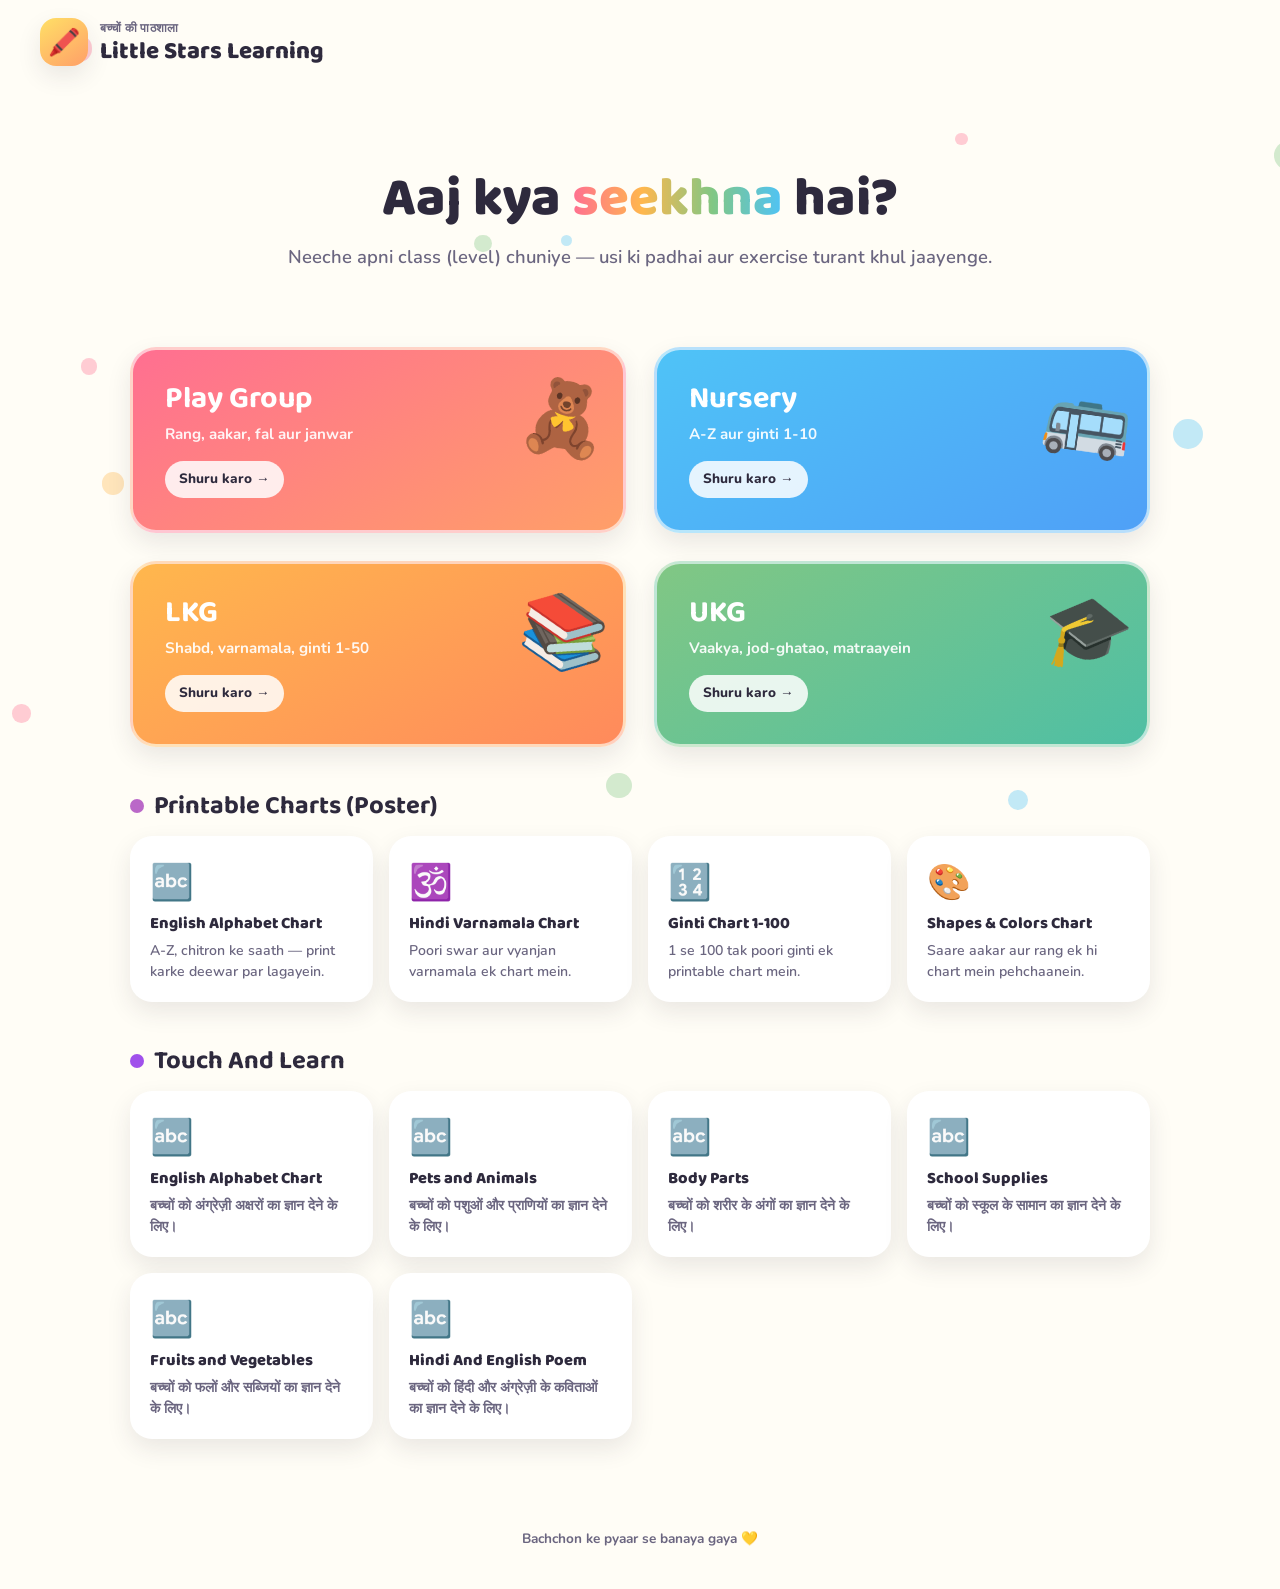
<file: index.html>
<!DOCTYPE html>
<html lang="hi">
<head>
<meta charset="UTF-8">
<meta name="viewport" content="width=device-width, initial-scale=1, viewport-fit=cover">
<title>Bachchon ki Paathshala — Level Chuniye</title>
<link rel="stylesheet" href="style.css">
</head>
<body>

  <div class="confetti-bg" id="confettiBg"></div>

  <header class="site-header">
    <div class="brand">
      <div class="badge">🖍️</div>
      <div class="brand-text">
        <div class="kicker">बच्चों की पाठशाला</div>
        <h1>Little Stars Learning</h1>
      </div>
    </div>
  </header>

  <main class="wrap">
    <section class="hero">
      <h1 class="display">Aaj kya <span class="swirl">seekhna</span> hai?</h1>
      <p>Neeche apni class (level) chuniye — usi ki padhai aur exercise turant khul jaayenge.</p>
    </section>

    <section class="level-grid">
      <a class="level-card pg" href="playgroup.html">
        <span class="big-emoji">🧸</span>
        <h2>Play Group</h2>
        <p>Rang, aakar, fal aur janwar</p>
        <span class="go">Shuru karo →</span>
      </a>

      <a class="level-card nu" href="nursery.html">
        <span class="big-emoji">🚌</span>
        <h2>Nursery</h2>
        <p>A-Z aur ginti 1-10</p>
        <span class="go">Shuru karo →</span>
      </a>

      <a class="level-card lk" href="lkg.html">
        <span class="big-emoji">📚</span>
        <h2>LKG</h2>
        <p>Shabd, varnamala, ginti 1-50</p>
        <span class="go">Shuru karo →</span>
      </a>

      <a class="level-card uk" href="ukg.html">
        <span class="big-emoji">🎓</span>
        <h2>UKG</h2>
        <p>Vaakya, jod-ghatao, matraayein</p>
        <span class="go">Shuru karo →</span>
      </a>
    </section>
    <section class="charts-section">
      <div class="section-title" style="margin-top:44px;">
        <span class="dot" style="background:#BA68C8"></span>
        <h2>Printable Charts (Poster)</h2>
      </div>
      <div class="chart-grid">
        <a class="chart-card" href="assets/alphabet-chart.svg" target="_blank" rel="noopener">
          <span class="chart-emoji">🔤</span>
          <h3>English Alphabet Chart</h3>
          <p>A-Z, chitron ke saath — print karke deewar par lagayein.</p>
        </a>
        <a class="chart-card" href="assets/varnamala-chart.svg" target="_blank" rel="noopener">
          <span class="chart-emoji">🕉️</span>
          <h3>Hindi Varnamala Chart</h3>
          <p>Poori swar aur vyanjan varnamala ek chart mein.</p>
        </a>
        <a class="chart-card" href="assets/numbers-chart.svg" target="_blank" rel="noopener">
          <span class="chart-emoji">🔢</span>
          <h3>Ginti Chart 1-100</h3>
          <p>1 se 100 tak poori ginti ek printable chart mein.</p>
        </a>
        <a class="chart-card" href="assets/shapes-colors-chart.svg" target="_blank" rel="noopener">
          <span class="chart-emoji">🎨</span>
          <h3>Shapes &amp; Colors Chart</h3>
          <p>Saare aakar aur rang ek hi chart mein pehchaanein.</p>
        </a>
      </div>
    </section>
          <div class="section-title" style="margin-top:44px;">
        <span class="dot" style="background:#a051eb"></span>
        <h2>Touch And Learn</h2>
      </div>
      <div class="chart-grid">
        <a class="chart-card" href="assets/chart.html" target="_blank" rel="noopener">
          <span class="chart-emoji">🔤</span>
          <h3>English Alphabet Chart</h3>
          <p>बच्चों को अंग्रेज़ी अक्षरों का ज्ञान देने के लिए।</p>
        </a>
          <a class="chart-card" href="assets/chart1.html" target="_blank" rel="noopener">
          <span class="chart-emoji">🔤</span>
          <h3>Pets and Animals</h3>
          <p>बच्चों को पशुओं और प्राणियों का ज्ञान देने के लिए।</p>
        </a>
        <a class="chart-card" href="assets/chart2.html" target="_blank" rel="noopener">
          <span class="chart-emoji">🔤</span>
          <h3>Body Parts</h3>
          <p>बच्चों को शरीर के अंगों  का ज्ञान देने के लिए।</p>
        </a>
        <a class="chart-card" href="assets/chart3.html" target="_blank" rel="noopener">
          <span class="chart-emoji">🔤</span>
          <h3>School Supplies</h3>
          <p>बच्चों को स्कूल के सामान का ज्ञान देने के लिए।</p>
        </a>
        <a class="chart-card" href="assets/chart4.html" target="_blank" rel="noopener">
          <span class="chart-emoji">🔤</span>
          <h3>Fruits and Vegetables</h3>
          <p>बच्चों को फलों और सब्जियों का ज्ञान देने के लिए।</p>
        </a>
        <a class="chart-card" href="assets/chart5.html" target="_blank" rel="noopener">
          <span class="chart-emoji">🔤</span>
          <h3>Hindi And English Poem</h3>
          <p>बच्चों को हिंदी और अंग्रेज़ी के कविताओं का ज्ञान देने के लिए।</p>
        </a>
      </div>
    </section>
  </main>

  <footer>Bachchon ke pyaar se banaya gaya 💛</footer>

  <script>
    // halke rang-birange gol dots background mein — sirf sajawat ke liye
    const wrap = document.getElementById('confettiBg');
    const colors = ['#FF6F91','#4FC3F7','#FFB74D','#81C784'];
    for (let i = 0; i < 14; i++) {
      const s = document.createElement('span');
      const size = 10 + Math.random() * 26;
      s.style.width = size + 'px';
      s.style.height = size + 'px';
      s.style.left = Math.random() * 100 + '%';
      s.style.top = Math.random() * 100 + '%';
      s.style.background = colors[i % colors.length];
      wrap.appendChild(s);
    }
  </script>
</body>
</html>
</file>
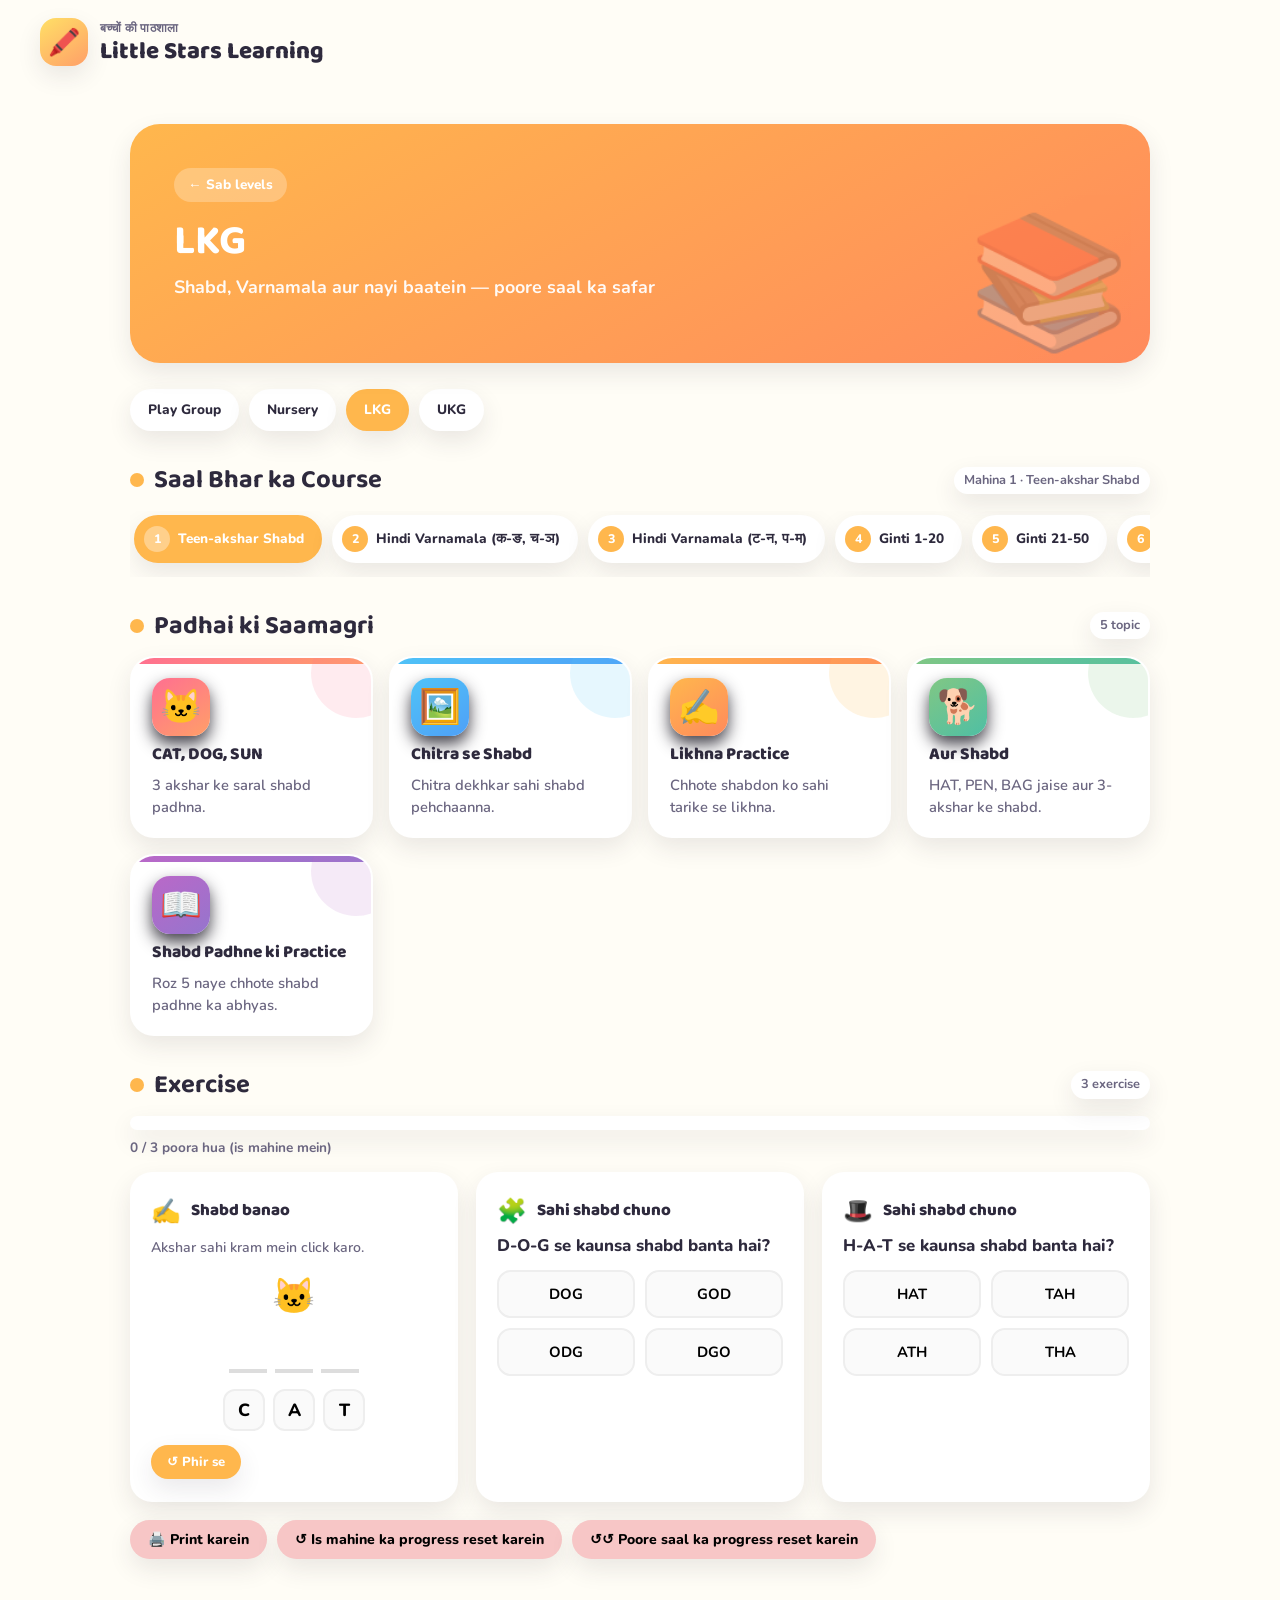
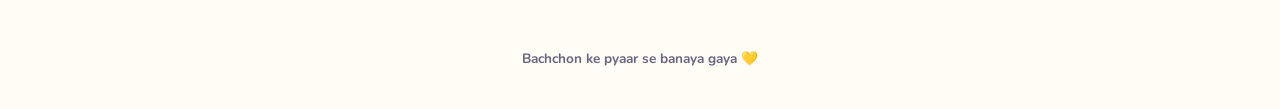
<file: lkg.html>
<!DOCTYPE html>
<html lang="hi">
<head>
<meta charset="UTF-8">
<meta name="viewport" content="width=device-width, initial-scale=1, viewport-fit=cover">
<title>LKG – Bachchon ki Paathshala</title>
<link rel="stylesheet" href="style.css">
</head>
<body data-level="lkg">

  <header class="site-header">
    <div class="brand">
      <div class="badge">🖍️</div>
      <div class="brand-text">
        <div class="kicker">बच्चों की पाठशाला</div>
        <h1>Little Stars Learning</h1>
      </div>
    </div>
  </header>

  <main class="wrap">

    <div class="level-hero lk">
      <a class="back" href="index.html">← Sab levels</a>
      <h1 id="levelName">LKG</h1>
      <p id="levelTagline">Shabd, Varnamala aur nayi baatein</p>
      <span class="float-emoji" id="levelEmoji">📚</span>
    </div>

    <nav class="selector-bar">
      <a class="pg" href="playgroup.html">Play Group</a>
      <a class="nu" href="nursery.html">Nursery</a>
      <a class="lk active" href="lkg.html">LKG</a>
      <a class="uk" href="ukg.html">UKG</a>
    </nav>

    <div class="section-title month-picker-title">
      <span class="dot theme-color"></span>
      <h2>Saal Bhar ka Course</h2>
      <span class="count" id="monthTitle"></span>
    </div>
    <div class="month-tabs" id="monthTabs"></div>

    <div class="section-title">
      <span class="dot theme-color"></span>
      <h2>Padhai ki Saamagri</h2>
      <span class="count" id="learningCount"></span>
    </div>
    <div class="card-grid" id="learningGrid"></div>

    <div class="section-title">
      <span class="dot theme-color"></span>
      <h2>Exercise</h2>
      <span class="count" id="exerciseCount"></span>
    </div>
    <div class="progress-wrap"><div class="progress-bar" id="progressBar"></div></div>
    <p id="progressLabel" style="font-weight:700;color:#6b6680;margin:8px 0 0;font-size:.85rem;"></p>

    <div class="card-grid" id="exerciseList" style="margin-top:14px;"></div>

    <div class="toolbar">
      <button class="btn" id="printBtn">🖨️ Print karein</button>
      <button class="btn" id="resetBtn">↺ Is mahine ka progress reset karein</button>
      <button class="btn" id="resetYearBtn">↺↺ Poore saal ka progress reset karein</button>
    </div>

  </main>

  <footer>Bachchon ke pyaar se banaya gaya 💛</footer>

  <script src="content.js"></script>
  <script src="level.js"></script>
</body>
</html>
</file>
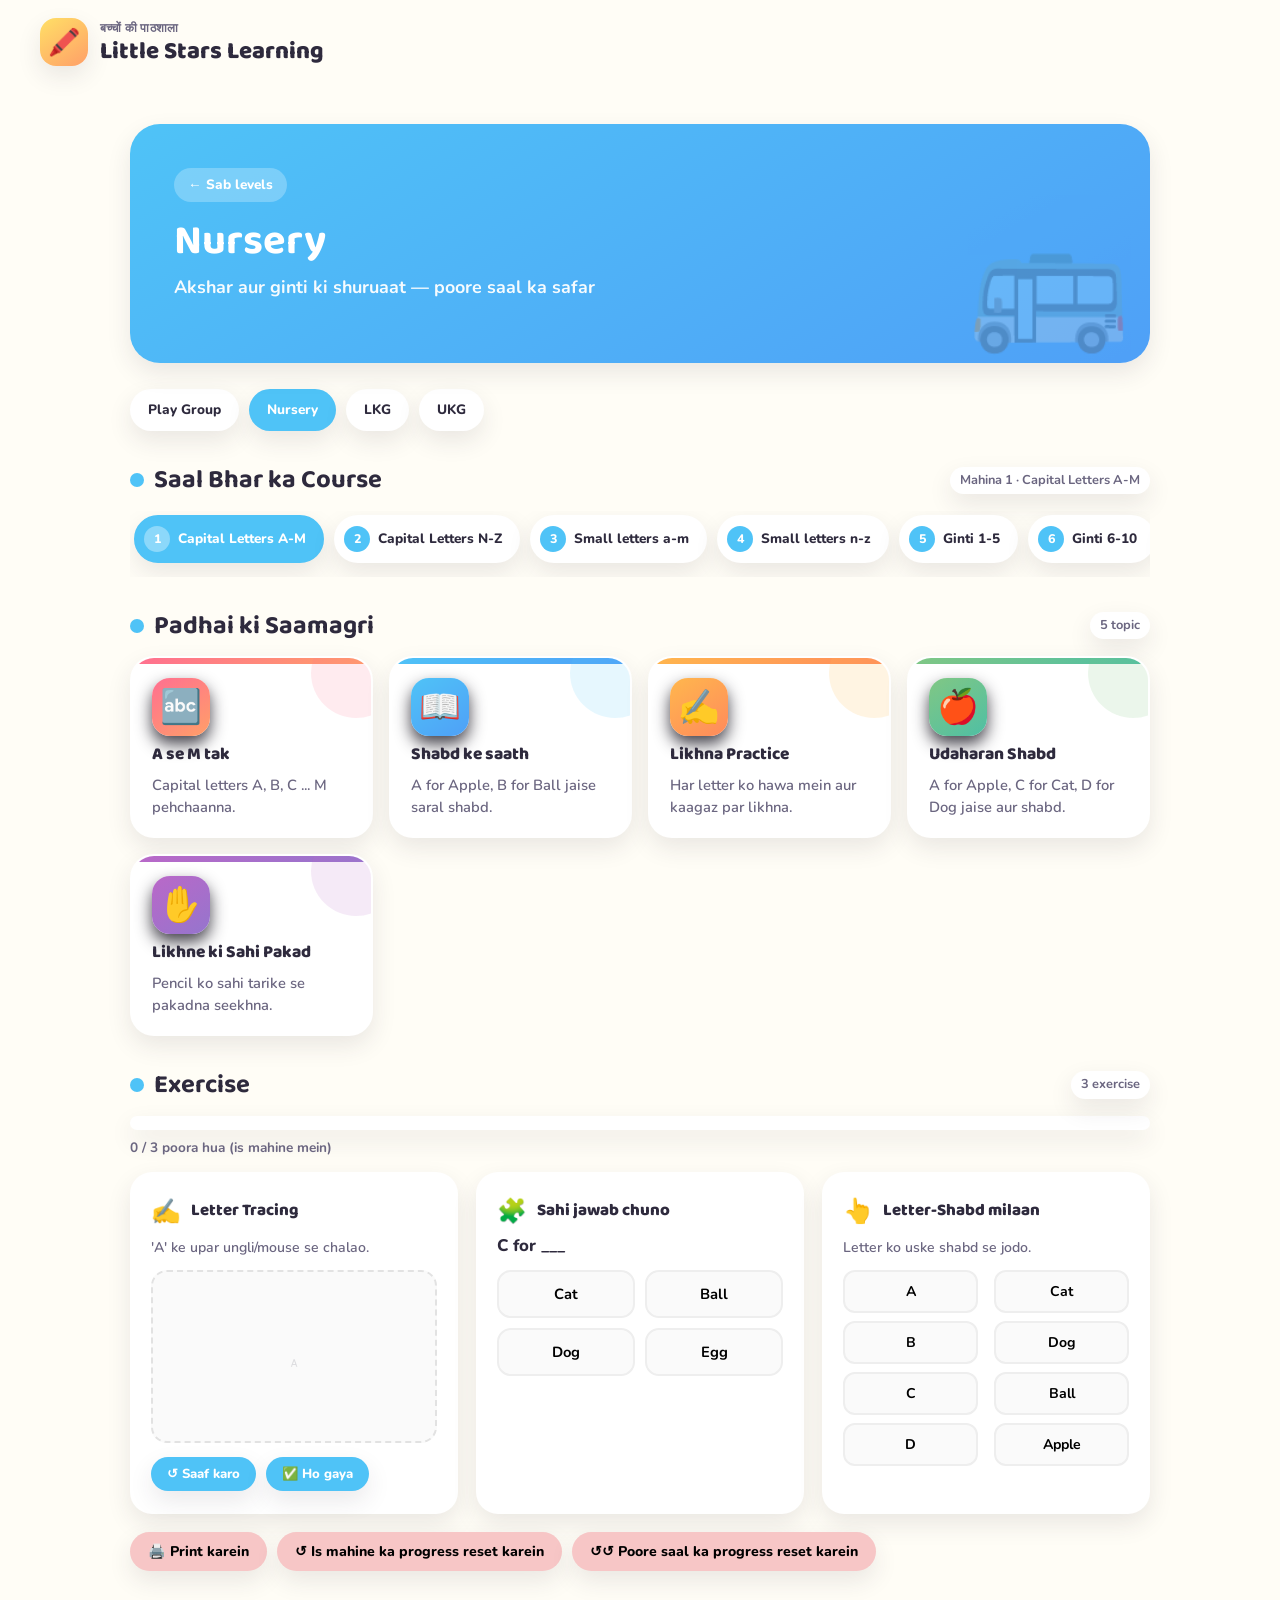
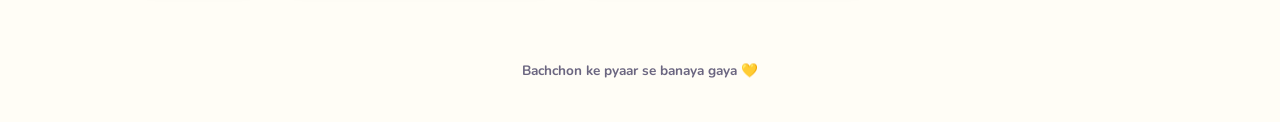
<file: nursery.html>
<!DOCTYPE html>
<html lang="hi">
<head>
<meta charset="UTF-8">
<meta name="viewport" content="width=device-width, initial-scale=1, viewport-fit=cover">
<title>Nursery – Bachchon ki Paathshala</title>
<link rel="stylesheet" href="style.css">
</head>
<body data-level="nursery">

  <header class="site-header">
    <div class="brand">
      <div class="badge">🖍️</div>
      <div class="brand-text">
        <div class="kicker">बच्चों की पाठशाला</div>
        <h1>Little Stars Learning</h1>
      </div>
    </div>
  </header>

  <main class="wrap">

    <div class="level-hero nu">
      <a class="back" href="index.html">← Sab levels</a>
      <h1 id="levelName">Nursery</h1>
      <p id="levelTagline">Akshar aur ginti ki shuruaat</p>
      <span class="float-emoji" id="levelEmoji">🚌</span>
    </div>

    <nav class="selector-bar">
      <a class="pg" href="playgroup.html">Play Group</a>
      <a class="nu active" href="nursery.html">Nursery</a>
      <a class="lk" href="lkg.html">LKG</a>
      <a class="uk" href="ukg.html">UKG</a>
    </nav>

    <div class="section-title month-picker-title">
      <span class="dot theme-color"></span>
      <h2>Saal Bhar ka Course</h2>
      <span class="count" id="monthTitle"></span>
    </div>
    <div class="month-tabs" id="monthTabs"></div>

    <div class="section-title">
      <span class="dot theme-color"></span>
      <h2>Padhai ki Saamagri</h2>
      <span class="count" id="learningCount"></span>
    </div>
    <div class="card-grid" id="learningGrid"></div>

    <div class="section-title">
      <span class="dot theme-color"></span>
      <h2>Exercise</h2>
      <span class="count" id="exerciseCount"></span>
    </div>
    <div class="progress-wrap"><div class="progress-bar" id="progressBar"></div></div>
    <p id="progressLabel" style="font-weight:700;color:#6b6680;margin:8px 0 0;font-size:.85rem;"></p>

    <div class="card-grid" id="exerciseList" style="margin-top:14px;"></div>

    <div class="toolbar">
      <button class="btn" id="printBtn">🖨️ Print karein</button>
      <button class="btn" id="resetBtn">↺ Is mahine ka progress reset karein</button>
      <button class="btn" id="resetYearBtn">↺↺ Poore saal ka progress reset karein</button>
    </div>

  </main>

  <footer>Bachchon ke pyaar se banaya gaya 💛</footer>

  <script src="content.js"></script>
  <script src="level.js"></script>
</body>
</html>
</file>
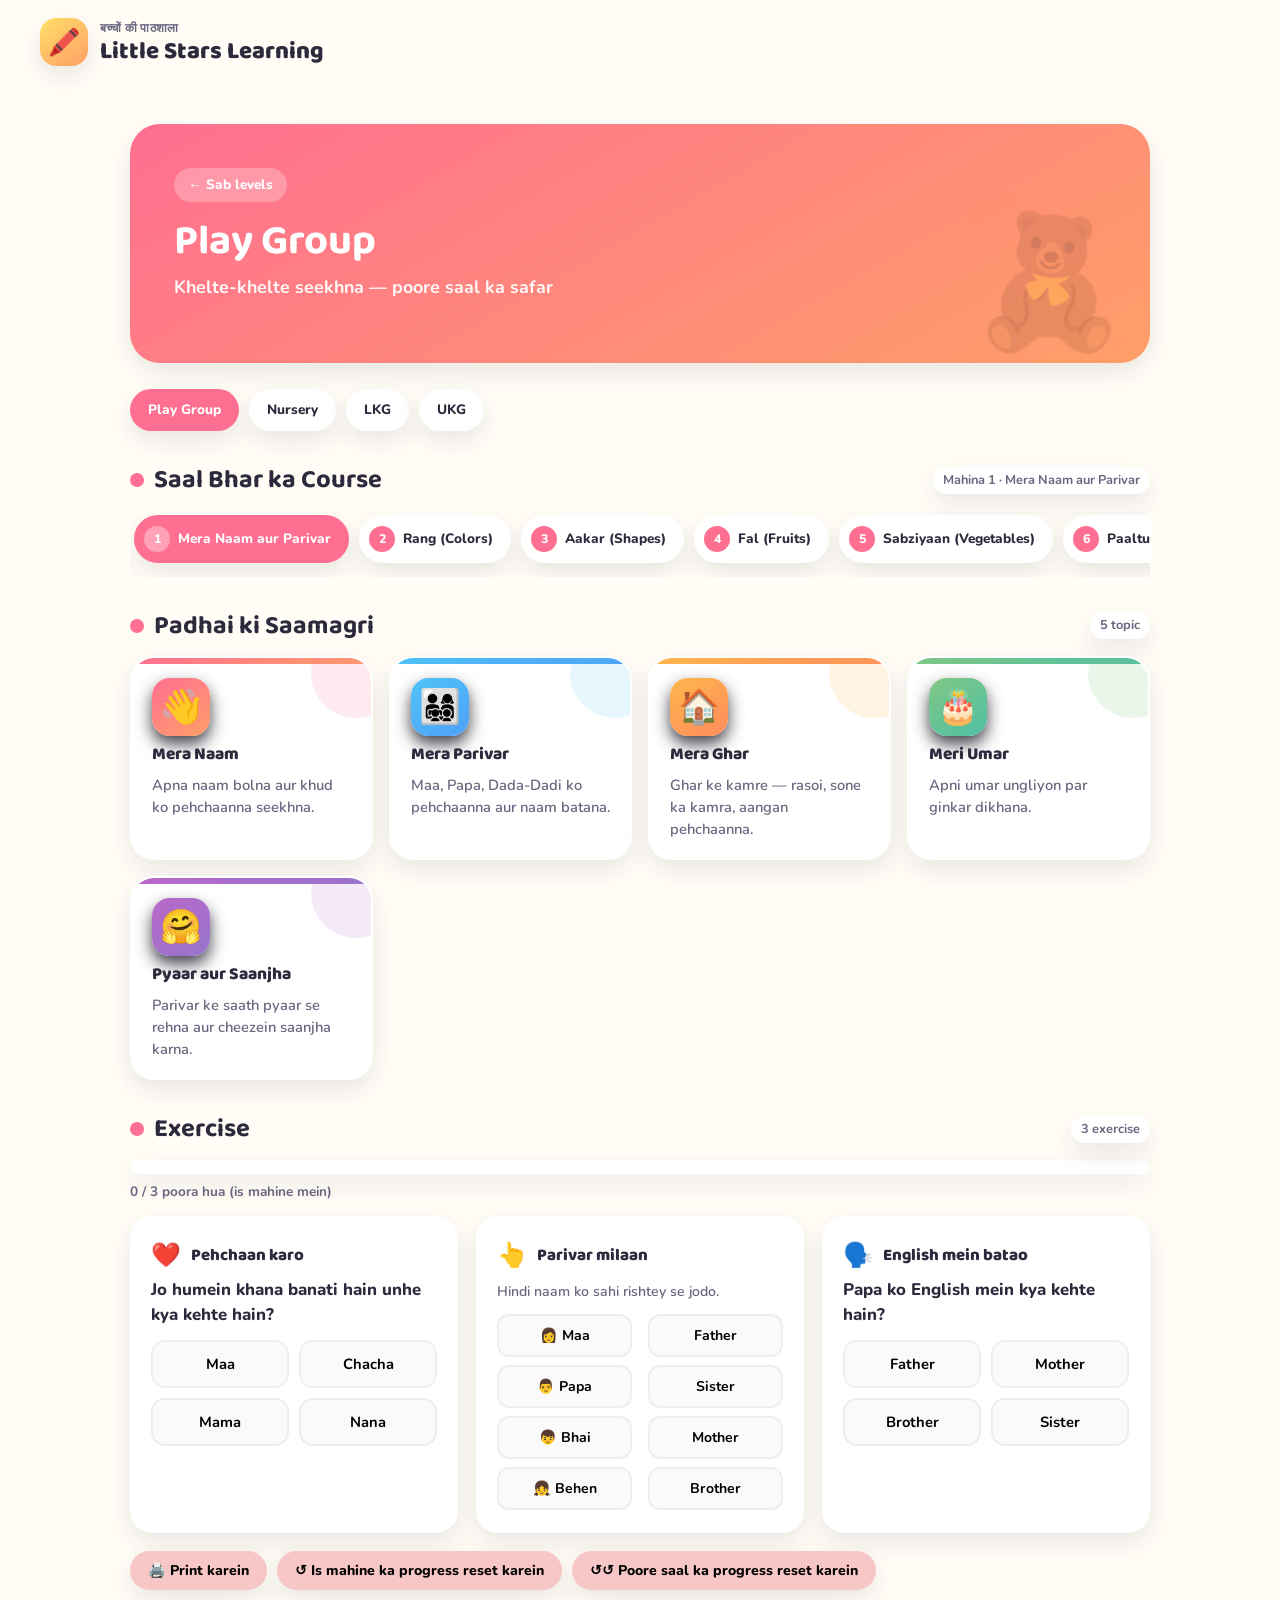
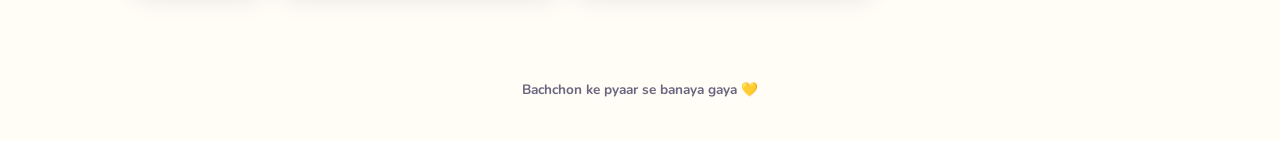
<file: playgroup.html>
<!DOCTYPE html>
<html lang="hi">
<head>
<meta charset="UTF-8">
<meta name="viewport" content="width=device-width, initial-scale=1, viewport-fit=cover">
<title>Play Group – Bachchon ki Paathshala</title>
<link rel="stylesheet" href="style.css">
</head>
<body data-level="playgroup">

  <header class="site-header">
    <div class="brand">
      <div class="badge">🖍️</div>
      <div class="brand-text">
        <div class="kicker">बच्चों की पाठशाला</div>
        <h1>Little Stars Learning</h1>
      </div>
    </div>
  </header>

  <main class="wrap">

    <div class="level-hero pg">
      <a class="back" href="index.html">← Sab levels</a>
      <h1 id="levelName">Play Group</h1>
      <p id="levelTagline">Khelte-khelte seekhna</p>
      <span class="float-emoji" id="levelEmoji">🧸</span>
    </div>

    <nav class="selector-bar">
      <a class="pg active" href="playgroup.html">Play Group</a>
      <a class="nu" href="nursery.html">Nursery</a>
      <a class="lk" href="lkg.html">LKG</a>
      <a class="uk" href="ukg.html">UKG</a>
    </nav>

    <div class="section-title month-picker-title">
      <span class="dot theme-color"></span>
      <h2>Saal Bhar ka Course</h2>
      <span class="count" id="monthTitle"></span>
    </div>
    <div class="month-tabs" id="monthTabs"></div>

    <div class="section-title">
      <span class="dot theme-color"></span>
      <h2>Padhai ki Saamagri</h2>
      <span class="count" id="learningCount"></span>
    </div>
    <div class="card-grid" id="learningGrid"></div>

    <div class="section-title">
      <span class="dot theme-color"></span>
      <h2>Exercise</h2>
      <span class="count" id="exerciseCount"></span>
    </div>
    <div class="progress-wrap"><div class="progress-bar" id="progressBar"></div></div>
    <p id="progressLabel" style="font-weight:700;color:#6b6680;margin:8px 0 0;font-size:.85rem;"></p>

    <div class="card-grid" id="exerciseList" style="margin-top:14px;"></div>

    <div class="toolbar">
      <button class="btn" id="printBtn">🖨️ Print karein</button>
      <button class="btn" id="resetBtn">↺ Is mahine ka progress reset karein</button>
      <button class="btn" id="resetYearBtn">↺↺ Poore saal ka progress reset karein</button>
    </div>

  </main>

  <footer>Bachchon ke pyaar se banaya gaya 💛</footer>

  <script src="content.js"></script>
  <script src="level.js"></script>
</body>
</html>
</file>
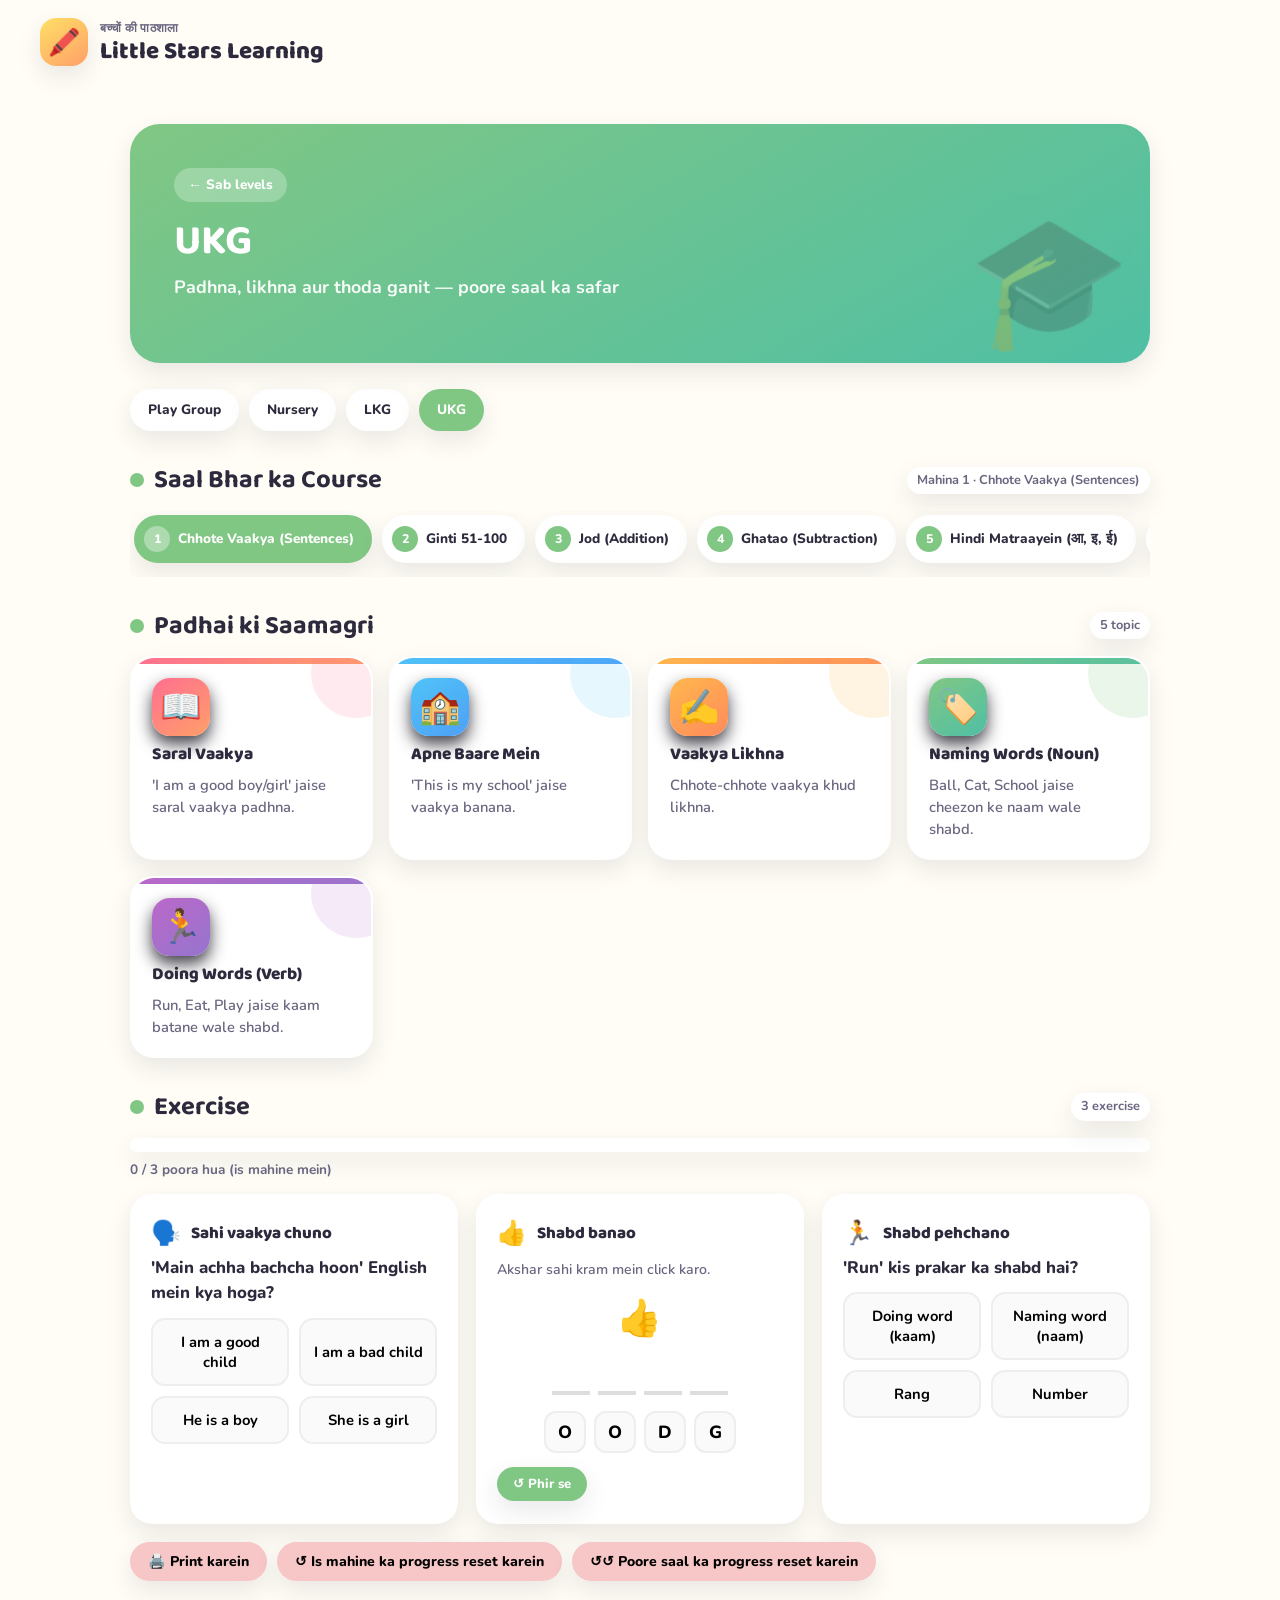
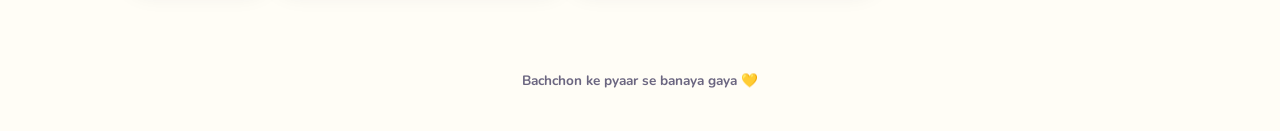
<file: ukg.html>
<!DOCTYPE html>
<html lang="hi">
<head>
<meta charset="UTF-8">
<meta name="viewport" content="width=device-width, initial-scale=1, viewport-fit=cover">
<title>UKG – Bachchon ki Paathshala</title>
<link rel="stylesheet" href="style.css">
</head>
<body data-level="ukg">

  <header class="site-header">
    <div class="brand">
      <div class="badge">🖍️</div>
      <div class="brand-text">
        <div class="kicker">बच्चों की पाठशाला</div>
        <h1>Little Stars Learning</h1>
      </div>
    </div>
  </header>

  <main class="wrap">

    <div class="level-hero uk">
      <a class="back" href="index.html">← Sab levels</a>
      <h1 id="levelName">UKG</h1>
      <p id="levelTagline">Padhna, likhna aur thoda ganit</p>
      <span class="float-emoji" id="levelEmoji">🎓</span>
    </div>

    <nav class="selector-bar">
      <a class="pg" href="playgroup.html">Play Group</a>
      <a class="nu" href="nursery.html">Nursery</a>
      <a class="lk" href="lkg.html">LKG</a>
      <a class="uk active" href="ukg.html">UKG</a>
    </nav>

    <div class="section-title month-picker-title">
      <span class="dot theme-color"></span>
      <h2>Saal Bhar ka Course</h2>
      <span class="count" id="monthTitle"></span>
    </div>
    <div class="month-tabs" id="monthTabs"></div>

    <div class="section-title">
      <span class="dot theme-color"></span>
      <h2>Padhai ki Saamagri</h2>
      <span class="count" id="learningCount"></span>
    </div>
    <div class="card-grid" id="learningGrid"></div>

    <div class="section-title">
      <span class="dot theme-color"></span>
      <h2>Exercise</h2>
      <span class="count" id="exerciseCount"></span>
    </div>
    <div class="progress-wrap"><div class="progress-bar" id="progressBar"></div></div>
    <p id="progressLabel" style="font-weight:700;color:#6b6680;margin:8px 0 0;font-size:.85rem;"></p>

    <div class="card-grid" id="exerciseList" style="margin-top:14px;"></div>

    <div class="toolbar">
      <button class="btn" id="printBtn">🖨️ Print karein</button>
      <button class="btn" id="resetBtn">↺ Is mahine ka progress reset karein</button>
      <button class="btn" id="resetYearBtn">↺↺ Poore saal ka progress reset karein</button>
    </div>

  </main>

  <footer>Bachchon ke pyaar se banaya gaya 💛</footer>

  <script src="content.js"></script>
  <script src="level.js"></script>
</body>
</html>
</file>
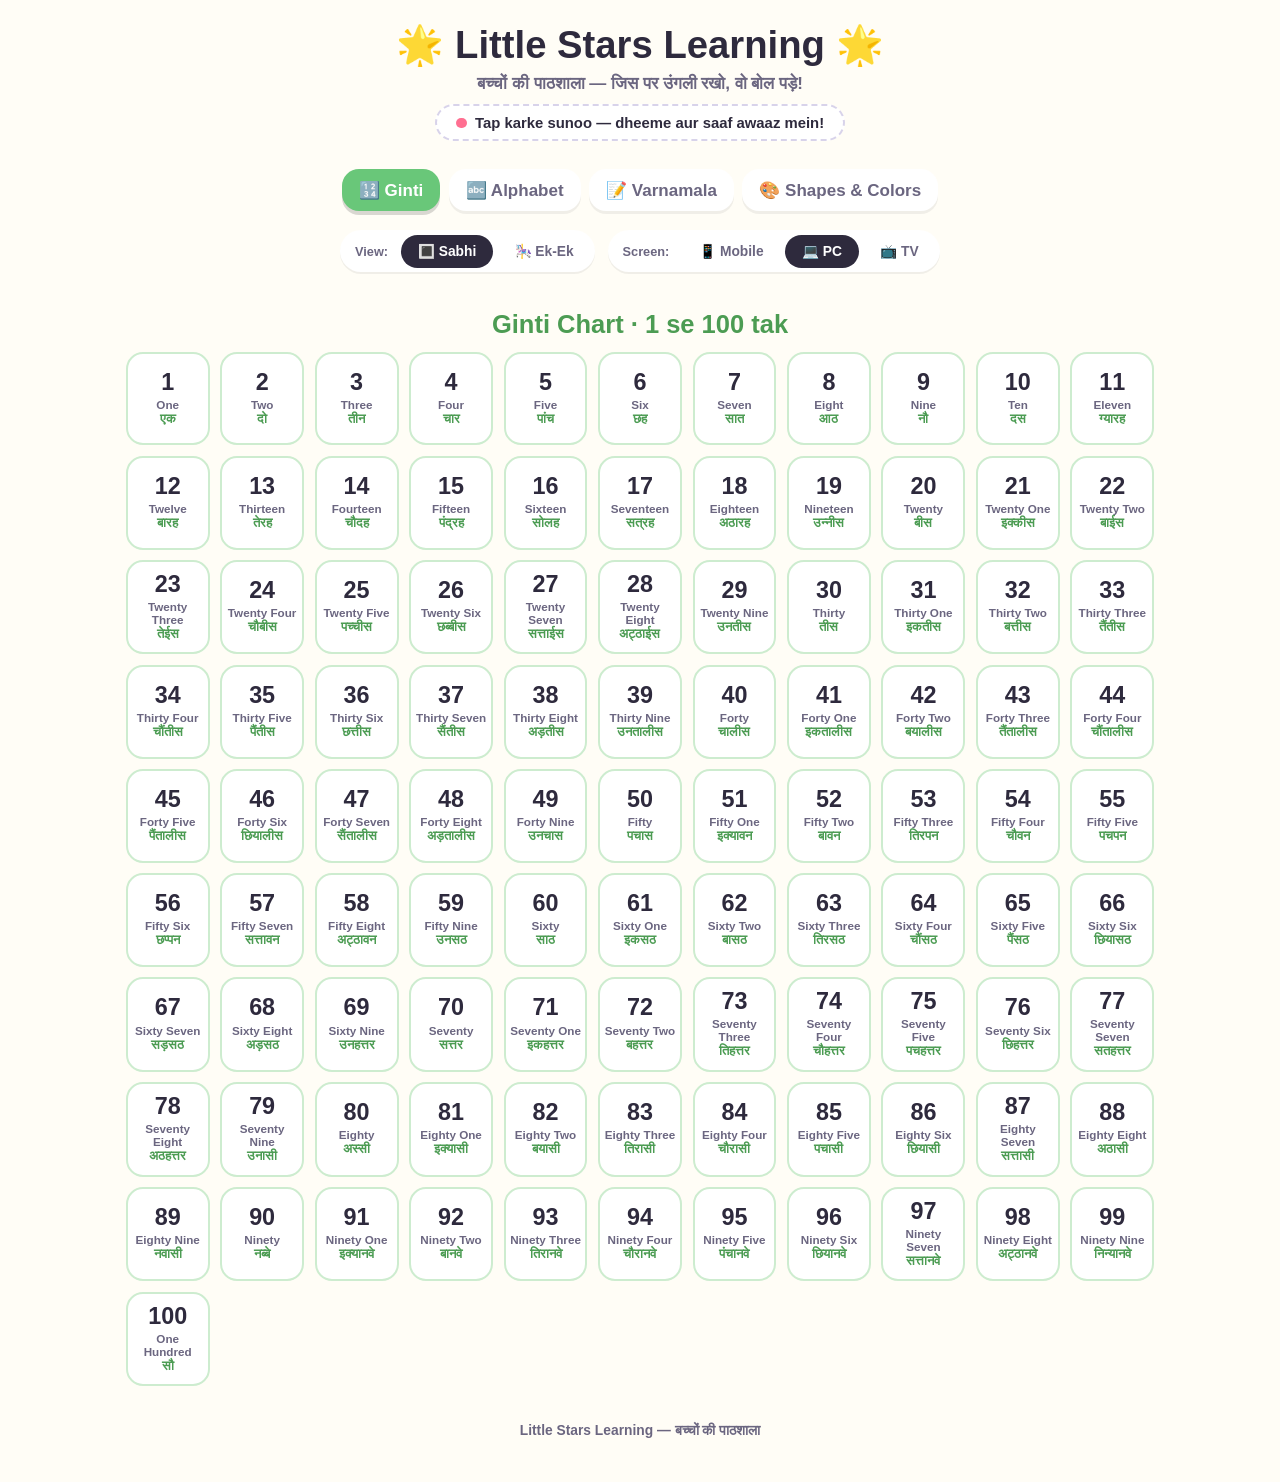
<file: assets/chart.html>
<!DOCTYPE html>
<html lang="hi">
<head>
<meta charset="UTF-8">
<meta name="viewport" content="width=device-width, initial-scale=1.0">
<title>Little Stars Learning — Bolne Wala Chart</title>
<style>
  :root{
    --cream:#FFFDF6;
    --ink:#2E2A3D;
    --muted:#6b6680;
    --num:#4c9c53;   --num-grad1:#B9F6CA; --num-grad2:#69C779;
    --alpha:#1f9bd6; --alpha-grad1:#B3E5FC; --alpha-grad2:#4FC3F7;
    --varn:#e0a336;  --varn2:#e07648; --varn-grad2:#FFB74D;
    --shape:#8e3fa3; --shape-grad1:#E1BEE7; --shape-grad2:#BA68C8;
    --pink:#c2185b;
  }
  html{ font-size:16px; }               /* base scale — overridden by view-mobile / view-pc / view-tv */
  html.view-mobile{ font-size:15px; }
  html.view-pc{ font-size:17px; }
  html.view-tv{ font-size:27px; }
  *{box-sizing:border-box;}
  html,body{margin:0;padding:0;}
  body{
    background:var(--cream);
    font-family:'Baloo 2','Nunito','Segoe UI',Arial,sans-serif;
    color:var(--ink);
    -webkit-tap-highlight-color:transparent;
    padding-bottom:2.5rem;
    transition:font-size .15s ease;
  }
  header{ text-align:center; padding:1.375rem 1rem 0.625rem; }
  header h1{ margin:0; font-size:clamp(1.375rem,5vw,2.25rem); font-weight:800; }
  header p{ margin:0.375rem 0 0; color:var(--muted); font-weight:700; font-size:clamp(0.8125rem,3vw,1rem); }
  .hint{
    display:inline-flex; align-items:center; gap:0.5rem;
    background:#fff; border:2px dashed #d8d3ea; border-radius:999px;
    padding:0.5rem 1.125rem; margin-top:0.625rem; font-weight:700; font-size:0.875rem; color:var(--ink);
  }
  .hint .dot{ width:0.625rem;height:0.625rem;border-radius:50%; background:#FF6F91; animation:pulse 1.4s ease-in-out infinite; }
  @keyframes pulse{ 0%,100%{transform:scale(1);opacity:1;} 50%{transform:scale(1.6);opacity:.4;} }

  nav.tabs{
    display:flex; justify-content:center; flex-wrap:wrap; gap:0.5rem;
    padding:1rem 0.75rem 0.25rem; position:sticky; top:0; background:var(--cream); z-index:20;
  }
  nav.tabs button{
    border:none; cursor:pointer; font-family:inherit; font-weight:800;
    font-size:clamp(0.8125rem,2.6vw,1rem); padding:0.625rem 1rem; border-radius:1rem;
    background:#fff; color:var(--muted); box-shadow:0 3px 0 rgba(0,0,0,.06);
    display:flex;align-items:center;gap:0.375rem; transition:transform .15s ease;
  }
  nav.tabs button:active{ transform:scale(.95); }
  nav.tabs button.active{ color:#fff; box-shadow:0 4px 0 rgba(0,0,0,.15); }
  nav.tabs button[data-tab="numbers"].active{ background:var(--num-grad2); }
  nav.tabs button[data-tab="alphabet"].active{ background:var(--alpha-grad2); }
  nav.tabs button[data-tab="varnamala"].active{ background:var(--varn2); }
  nav.tabs button[data-tab="shapes"].active{ background:var(--shape-grad2); }

  .toolbar{
    display:flex; justify-content:center; flex-wrap:wrap; gap:0.75rem;
    margin:0.875rem auto 0.25rem;
  }
  .segmented{
    display:flex; align-items:center; gap:0.25rem;
    background:#fff; border-radius:999px; padding:0.25rem; box-shadow:0 2px 0 rgba(0,0,0,.06);
  }
  .segmented .seg-label{
    font-weight:800; font-size:0.75rem; color:var(--muted); padding:0 0.5rem 0 0.625rem;
  }
  .segmented button{
    border:none; background:transparent; cursor:pointer; font-family:inherit;
    font-weight:800; font-size:0.8125rem; padding:0.5rem 1rem; border-radius:999px; color:var(--muted);
    transition:transform .1s ease;
  }
  .segmented button:active{ transform:scale(.94); }
  .segmented button.active{ background:var(--ink); color:#fff; }

  main{ max-width:62.5rem; margin:0 auto; padding:0.875rem 1rem 0.5rem; }
  section.panel{ display:none; }
  section.panel.active{ display:block; animation:fadein .25s ease; }
  @keyframes fadein{ from{opacity:0; transform:translateY(6px);} to{opacity:1; transform:translateY(0);} }

  .section-title{ text-align:center; font-weight:800; font-size:clamp(1.125rem,3.6vw,1.5rem); margin:1.125rem 0 0.75rem; }
  .numbers .section-title{ color:var(--num); }
  .alphabet .section-title{ color:var(--alpha); }
  .varnamala .vowels-title{ color:var(--varn); }
  .varnamala .cons-title{ color:var(--varn2); }
  .shapes .shapes-title{ color:var(--shape); }
  .shapes .colors-title{ color:var(--pink); }

  .grid{ display:grid; gap:0.625rem; grid-template-columns:repeat(auto-fill,minmax(4.875rem,1fr)); }
  .grid.wide{ grid-template-columns:repeat(auto-fill,minmax(9.375rem,1fr)); }
  .grid.big{ grid-template-columns:repeat(auto-fill,minmax(7.5rem,1fr)); }

  .card{
    background:#fff; border-radius:1rem; border:2px solid #eee; padding:0.5rem 0.25rem 0.625rem;
    text-align:center; cursor:pointer; user-select:none; position:relative;
    transition:transform .12s ease, box-shadow .12s ease;
    display:flex; flex-direction:column; align-items:center; justify-content:center; min-height:5.5rem;
  }
  .card:active{ transform:scale(.93); }
  .card.speaking{ animation:bounce .5s ease infinite alternate; }
  @keyframes bounce{ from{ transform:scale(1); } to{ transform:scale(1.08); } }
  .card .glow{ position:absolute; inset:-4px; border-radius:1.25rem; pointer-events:none; opacity:0; }
  .card.speaking .glow{
    opacity:1; box-shadow:0 0 0 4px currentColor, 0 0 22px 6px currentColor;
    animation:glowpulse 1s ease-in-out infinite;
  }
  @keyframes glowpulse{ 0%,100%{ opacity:.35; } 50%{ opacity:.85; } }
  .card .spark{ position:absolute; font-size:1rem; opacity:0; pointer-events:none; }
  .card.speaking .spark{ animation:spark-fly 0.9s ease-out infinite; }
  @keyframes spark-fly{
    0%{ opacity:1; transform:translate(0,0) scale(.6) rotate(0deg); }
    100%{ opacity:0; transform:translate(var(--dx),var(--dy)) scale(1.3) rotate(180deg); }
  }

  .num-cell{ color:var(--num); border-color:#cdeccf; }
  .num-cell .numeral{ font-size:1.375rem; font-weight:800; color:var(--ink); }
  .num-cell .cap-en{ font-size:0.6875rem; font-weight:700; color:var(--muted); margin-top:0.125rem;}
  .num-cell .cap-hi{ font-size:0.75rem; font-weight:800; color:var(--num); }

  .alpha-cell{ color:var(--alpha); border-color:#cdeeff; min-height:7.375rem; }
  .alpha-cell .emoji{ font-size:2rem; }
  .alpha-cell .letters{ font-size:1.375rem; font-weight:800; color:var(--alpha); margin-top:0.125rem;}
  .alpha-cell .word-en{ font-size:0.75rem; font-weight:700; color:var(--muted); }
  .alpha-cell .word-hi{ font-size:0.75rem; font-weight:800; color:var(--alpha); }

  .varn-cell{ min-height:6rem; }
  .varn-cell.vowel{ color:var(--varn); border-color:#ffe4bd; }
  .varn-cell.cons{ color:var(--varn2); border-color:#ffd7c2; }
  .varn-cell .akshar{ font-size:2rem; font-weight:800; color:var(--ink); }
  .varn-cell .roman{ font-size:0.6875rem; font-weight:700; color:var(--muted); margin-top:0.1875rem; }

  .shape-cell{ color:var(--shape); border-color:#f1defa; min-height:7.5rem; }
  .shape-cell.color-cell{ color:var(--pink); border-color:#ffd6e6; }
  .shape-cell .shape-icon{ width:3rem; height:3rem; display:flex; align-items:center; justify-content:center; }
  .shape-cell .shape-icon svg{ width:100%; height:100%; }
  .shape-cell .swatch{ width:2.75rem; height:2.75rem; border-radius:50%; box-shadow:inset 0 -4px 6px rgba(0,0,0,.12); }
  .shape-cell .name-en{ font-size:0.8125rem; font-weight:800; color:var(--ink); margin-top:0.25rem;}
  .shape-cell .name-hi{ font-size:0.75rem; font-weight:700; }

  /* ---------- SINGLE / FLASHCARD VIEW ---------- */
  .single-wrap{ display:none; padding:0.625rem 0 1.125rem; }
  .single-nav-row{
    display:flex; align-items:center; justify-content:center; gap:0.625rem;
    max-width:32.5rem; margin:0 auto;
  }
  .nav-btn{
    flex:0 0 auto; width:3.25rem; height:3.25rem; border-radius:50%; border:none;
    background:#fff; box-shadow:0 4px 0 rgba(0,0,0,.1); font-size:1.375rem; cursor:pointer;
    display:flex; align-items:center; justify-content:center; color:var(--ink);
    transition:transform .12s ease;
  }
  .nav-btn:active{ transform:scale(.88); }
  .nav-btn:disabled{ opacity:.3; cursor:default; }

  .single-shell{
    flex:1 1 auto; max-width:21.25rem; min-height:17.5rem; border-radius:2rem; padding:1.625rem 1.125rem 1.375rem;
    text-align:center; position:relative; cursor:pointer; user-select:none;
    box-shadow:0 10px 0 rgba(0,0,0,.08);
    display:flex; flex-direction:column; align-items:center; justify-content:center; gap:0.375rem;
    transition:transform .12s ease;
  }
  .single-shell:active{ transform:scale(.97); }
  .single-shell.pulse{ animation:shellpulse 0.6s ease infinite alternate; }
  @keyframes shellpulse{ from{ box-shadow:0 10px 0 rgba(0,0,0,.08); } to{ box-shadow:0 10px 0 rgba(0,0,0,.08), 0 0 0 8px rgba(255,255,255,.55); } }

  .single-shell.theme-numbers{ background:linear-gradient(160deg,var(--num-grad1),var(--num-grad2)); }
  .single-shell.theme-alphabet{ background:linear-gradient(160deg,var(--alpha-grad1),var(--alpha-grad2)); }
  .single-shell.theme-varn-vowel{ background:linear-gradient(160deg,#FFF3D6,var(--varn-grad2)); }
  .single-shell.theme-varn-cons{ background:linear-gradient(160deg,#FFDDC7,#FF8A65); }
  .single-shell.theme-shape{ background:linear-gradient(160deg,var(--shape-grad1),var(--shape-grad2)); }
  .single-shell.theme-color{ background:linear-gradient(160deg,#FFE1EC,#F06292); }

  .single-group-label{
    background:rgba(255,255,255,.55); color:var(--ink); font-weight:800; font-size:0.75rem;
    padding:0.25rem 0.875rem; border-radius:999px; margin-bottom:0.25rem;
  }
  .single-emoji{ font-size:3.5rem; line-height:1; }
  .single-emoji svg{ width:3.75rem; height:3.75rem; }
  .single-main{ font-size:4rem; font-weight:800; color:#fff; text-shadow:0 3px 0 rgba(0,0,0,.12); line-height:1; }
  .single-sub-en{ font-size:1.5rem; font-weight:800; color:#fff; text-shadow:0 2px 0 rgba(0,0,0,.1); }
  .single-sub-hi{ font-size:1.625rem; font-weight:800; color:#3b2b00; background:rgba(255,255,255,.6); padding:0.125rem 0.875rem; border-radius:0.875rem; }
  .single-swatch{ width:4.375rem; height:4.375rem; border-radius:50%; box-shadow:inset 0 -6px 10px rgba(0,0,0,.15), 0 4px 0 rgba(0,0,0,.1); }
  .single-replay{
    margin-top:0.5rem; border:none; background:rgba(255,255,255,.75); border-radius:999px;
    font-weight:800; font-size:0.8125rem; padding:0.5rem 1rem; cursor:pointer; color:var(--ink);
    display:flex; align-items:center; gap:0.375rem;
  }
  .single-replay:active{ transform:scale(.93); }
  .single-progress{ text-align:center; margin-top:0.875rem; font-weight:800; color:var(--muted); font-size:0.875rem; }
  .single-progress .bar{
    width:13.75rem; height:0.5rem; background:#eee; border-radius:99px; margin:0.375rem auto 0; overflow:hidden;
  }
  .single-progress .bar-fill{ height:100%; background:var(--ink); border-radius:99px; transition:width .2s ease; }

  footer{ text-align:center; color:var(--muted); font-weight:700; font-size:0.8125rem; margin-top:1.625rem; }

  /* ---------- Small phone tweak ---------- */
  @media (max-width:380px){
    .grid{ grid-template-columns:repeat(auto-fill,minmax(4.25rem,1fr)); }
  }
  /* ---------- Large / TV screen: give the page room to breathe ---------- */
  @media (min-width:1400px){
    main{ max-width:75rem; }
  }
</style>
</head>
<body>

<header>
  <h1>🌟 Little Stars Learning 🌟</h1>
  <p>बच्चों की पाठशाला — जिस पर उंगली रखो, वो बोल पड़े!</p>
  <div class="hint"><span class="dot"></span> Tap karke sunoo — dheeme aur saaf awaaz mein!</div>
</header>

<nav class="tabs">
  <button data-tab="numbers" class="active">🔢 Ginti</button>
  <button data-tab="alphabet">🔤 Alphabet</button>
  <button data-tab="varnamala">📝 Varnamala</button>
  <button data-tab="shapes">🎨 Shapes &amp; Colors</button>
</nav>

<div class="toolbar">
  <div class="segmented" id="mode-toggle">
    <span class="seg-label">View:</span>
    <button data-mode="grid" class="active">🔳 Sabhi</button>
    <button data-mode="single">🎠 Ek-Ek</button>
  </div>
  <div class="segmented" id="screen-toggle">
    <span class="seg-label">Screen:</span>
    <button data-screen="mobile">📱 Mobile</button>
    <button data-screen="pc">💻 PC</button>
    <button data-screen="tv">📺 TV</button>
  </div>
</div>

<main>

  <section class="panel numbers active" id="panel-numbers">
    <div class="section-title">Ginti Chart · 1 se 100 tak</div>
    <div class="grid-wrap">
      <div class="grid" id="grid-numbers"></div>
    </div>
    <div class="single-wrap" id="single-numbers-wrap">
      <div class="single-nav-row">
        <button class="nav-btn" data-prev="numbers">◀</button>
        <div class="single-shell" id="single-numbers"></div>
        <button class="nav-btn" data-next="numbers">▶</button>
      </div>
      <div class="single-progress" id="progress-numbers"></div>
    </div>
  </section>

  <section class="panel alphabet" id="panel-alphabet">
    <div class="section-title">English Alphabet · A se Z tak</div>
    <div class="grid-wrap">
      <div class="grid wide" id="grid-alphabet"></div>
    </div>
    <div class="single-wrap" id="single-alphabet-wrap">
      <div class="single-nav-row">
        <button class="nav-btn" data-prev="alphabet">◀</button>
        <div class="single-shell" id="single-alphabet"></div>
        <button class="nav-btn" data-next="alphabet">▶</button>
      </div>
      <div class="single-progress" id="progress-alphabet"></div>
    </div>
  </section>

  <section class="panel varnamala" id="panel-varnamala">
    <div class="grid-wrap">
      <div class="section-title vowels-title">स्वर (Vowels)</div>
      <div class="grid big" id="grid-vowels"></div>
      <div class="section-title cons-title">व्यंजन (Consonants)</div>
      <div class="grid big" id="grid-consonants"></div>
    </div>
    <div class="single-wrap" id="single-varnamala-wrap">
      <div class="single-nav-row">
        <button class="nav-btn" data-prev="varnamala">◀</button>
        <div class="single-shell" id="single-varnamala"></div>
        <button class="nav-btn" data-next="varnamala">▶</button>
      </div>
      <div class="single-progress" id="progress-varnamala"></div>
    </div>
  </section>

  <section class="panel shapes" id="panel-shapes">
    <div class="grid-wrap">
      <div class="section-title shapes-title">आकार (Shapes)</div>
      <div class="grid big" id="grid-shapes"></div>
      <div class="section-title colors-title">रंग (Colors)</div>
      <div class="grid big" id="grid-colors"></div>
    </div>
    <div class="single-wrap" id="single-shapes-wrap">
      <div class="single-nav-row">
        <button class="nav-btn" data-prev="shapes">◀</button>
        <div class="single-shell" id="single-shapes"></div>
        <button class="nav-btn" data-next="shapes">▶</button>
      </div>
      <div class="single-progress" id="progress-shapes"></div>
    </div>
  </section>

</main>

<footer>Little Stars Learning — बच्चों की पाठशाला</footer>

<script>
/* ================= SPEECH ENGINE ================= */
let voices = [];
function loadVoices(){ voices = window.speechSynthesis ? window.speechSynthesis.getVoices() : []; }
if ('speechSynthesis' in window){
  loadVoices();
  window.speechSynthesis.onvoiceschanged = loadVoices;
}
function pickVoice(lang){
  if(!voices.length) return null;
  let exact = voices.find(v => v.lang && v.lang.toLowerCase() === lang.toLowerCase());
  if(exact) return exact;
  let starts = voices.find(v => v.lang && v.lang.toLowerCase().startsWith(lang.slice(0,2)));
  return starts || null;
}
const EN_RATE = 0.62, EN_PITCH = 1.1;
const HI_RATE = 0.72, HI_PITCH = 1.1;
function speakOne(text, lang, rate, pitch){
  return new Promise((resolve) => {
    if(!('speechSynthesis' in window)){ resolve(); return; }
    const u = new SpeechSynthesisUtterance(text);
    u.lang = lang;
    const v = pickVoice(lang);
    if(v) u.voice = v;
    u.rate = rate;
    u.pitch = pitch;
    u.onend = resolve;
    u.onerror = resolve;
    window.speechSynthesis.speak(u);
  });
}
function pause(ms){ return new Promise(r => setTimeout(r, ms)); }
async function speakSequence(items){
  if('speechSynthesis' in window) window.speechSynthesis.cancel();
  for(let i=0;i<items.length;i++){
    const item = items[i];
    await speakOne(item.text, item.lang, item.rate, item.pitch);
    if(i < items.length-1) await pause(380);
  }
}
function enItem(text){ return {text, lang:'en-IN', rate:EN_RATE, pitch:EN_PITCH}; }
function hiItem(text){ return {text, lang:'hi-IN', rate:HI_RATE, pitch:HI_PITCH}; }

/* visual feedback while a grid card speaks */
function animateCard(card, colorHex){
  document.querySelectorAll('.card.speaking').forEach(c => c.classList.remove('speaking'));
  card.classList.add('speaking');
  card.style.color = colorHex;
  spawnSparks(card);
  clearTimeout(card._t);
  card._t = setTimeout(() => card.classList.remove('speaking'), 2600);
}
const sparkEmojis = ['✨','⭐','💫'];
function spawnSparks(card){
  card.querySelectorAll('.spark').forEach(o => o.remove());
  for(let i=0;i<4;i++){
    const s = document.createElement('span');
    s.className = 'spark';
    s.textContent = sparkEmojis[i % sparkEmojis.length];
    const angle = Math.random()*Math.PI*2;
    const dist = 30 + Math.random()*20;
    s.style.setProperty('--dx', (Math.cos(angle)*dist)+'px');
    s.style.setProperty('--dy', (Math.sin(angle)*dist)+'px');
    s.style.left = (40 + Math.random()*20 - 10) + '%';
    s.style.top = (40 + Math.random()*20 - 10) + '%';
    s.style.animationDelay = (i*0.08)+'s';
    card.appendChild(s);
  }
}
function makeCard(className, colorHex, innerHTML, onTap){
  const card = document.createElement('div');
  card.className = 'card ' + className;
  card.innerHTML = '<div class="glow"></div>' + innerHTML;
  card.addEventListener('click', () => { animateCard(card, colorHex); onTap(); });
  return card;
}

/* ================= DATA ================= */
const onesEN = ['','One','Two','Three','Four','Five','Six','Seven','Eight','Nine','Ten',
  'Eleven','Twelve','Thirteen','Fourteen','Fifteen','Sixteen','Seventeen','Eighteen','Nineteen'];
const tensEN = ['','','Twenty','Thirty','Forty','Fifty','Sixty','Seventy','Eighty','Ninety'];
function numberToEnglish(n){
  if(n === 100) return 'One Hundred';
  if(n < 20) return onesEN[n];
  const t = Math.floor(n/10), o = n%10;
  return tensEN[t] + (o ? ' ' + onesEN[o] : '');
}
const numberHindi = ['','एक','दो','तीन','चार','पांच','छह','सात','आठ','नौ','दस',
'ग्यारह','बारह','तेरह','चौदह','पंद्रह','सोलह','सत्रह','अठारह','उन्नीस','बीस',
'इक्कीस','बाईस','तेईस','चौबीस','पच्चीस','छब्बीस','सत्ताईस','अट्ठाईस','उनतीस','तीस',
'इकतीस','बत्तीस','तैंतीस','चौंतीस','पैंतीस','छत्तीस','सैंतीस','अड़तीस','उनतालीस','चालीस',
'इकतालीस','बयालीस','तैंतालीस','चौंतालीस','पैंतालीस','छियालीस','सैंतालीस','अड़तालीस','उनचास','पचास',
'इक्यावन','बावन','तिरपन','चौवन','पचपन','छप्पन','सत्तावन','अट्ठावन','उनसठ','साठ',
'इकसठ','बासठ','तिरसठ','चौंसठ','पैंसठ','छियासठ','सड़सठ','अड़सठ','उनहत्तर','सत्तर',
'इकहत्तर','बहत्तर','तिहत्तर','चौहत्तर','पचहत्तर','छिहत्तर','सतहत्तर','अठहत्तर','उनासी','अस्सी',
'इक्यासी','बयासी','तिरासी','चौरासी','पचासी','छियासी','सत्तासी','अठासी','नवासी','नब्बे',
'इक्यानवे','बानवे','तिरानवे','चौरानवे','पंचानवे','छियानवे','सत्तानवे','अट्ठानवे','निन्यानवे','सौ'];
const numbersData = [];
for(let n=1;n<=100;n++){ numbersData.push({n, en:numberToEnglish(n), hi:numberHindi[n]}); }

const alphabetData = [
 ['A','Aa','🍎','Apple','सेब'],['B','Bb','⚽','Ball','गेंद'],['C','Cc','🐱','Cat','बिल्ली'],
 ['D','Dd','🐶','Dog','कुत्ता'],['E','Ee','🥚','Egg','अंडा'],['F','Ff','🐟','Fish','मछली'],
 ['G','Gg','🐐','Goat','बकरी'],['H','Hh','🎩','Hat','टोपी'],['I','Ii','🍦','Ice-cream','आइसक्रीम'],
 ['J','Jj','🫙','Jug','जग'],['K','Kk','🪁','Kite','पतंग'],['L','Ll','🦁','Lion','शेर'],
 ['M','Mm','🥭','Mango','आम'],['N','Nn','🪺','Nest','घोंसला'],['O','Oo','🍊','Orange','संतरा'],
 ['P','Pp','🦜','Parrot','तोता'],['Q','Qq','👸','Queen','रानी'],['R','Rr','🐰','Rabbit','खरगोश'],
 ['S','Ss','☀️','Sun','सूरज'],['T','Tt','🐯','Tiger','बाघ'],['U','Uu','☂️','Umbrella','छाता'],
 ['V','Vv','🚐','Van','वैन'],['W','Ww','⌚','Watch','घड़ी'],['X','Xx','🎼','Xylophone','जाइलोफोन'],
 ['Y','Yy','🐂','Yak','याक'],['Z','Zz','🦓','Zebra','ज़ेबरा'],
];

const vowels = [
 ['अ','a'],['आ','aa'],['इ','i'],['ई','ee'],['उ','u'],['ऊ','oo'],['ऋ','ri'],
 ['ए','e'],['ऐ','ai'],['ओ','o'],['औ','au'],['अं','am'],['अः','ah']
];
const consonants = [
 ['क','ka'],['ख','kha'],['ग','ga'],['घ','gha'],['ङ','nga'],['च','cha'],['छ','chha'],
 ['ज','ja'],['झ','jha'],['ञ','nya'],['ट','ta'],['ठ','tha'],['ड','da'],['ढ','dha'],
 ['ण','na'],['त','ta'],['थ','tha'],['द','da'],['ध','dha'],['न','na'],['प','pa'],
 ['फ','pha'],['ब','ba'],['भ','bha'],['म','ma'],['य','ya'],['र','ra'],['ल','la'],
 ['व','va'],['श','sha'],['ष','sha'],['स','sa'],['ह','ha'],['क्ष','ksha'],['त्र','tra'],['ज्ञ','gya']
];
const varnamalaData = [
  ...vowels.map(([ak,roman]) => ({ak, roman, group:'vowel', groupLabel:'स्वर (Vowel)'})),
  ...consonants.map(([ak,roman]) => ({ak, roman, group:'cons', groupLabel:'व्यंजन (Consonant)'})),
];

const shapesData = [
 {nameEn:'Circle', nameHi:'गोल', svg:`<svg viewBox="0 0 60 60"><circle cx="30" cy="30" r="26" fill="#FF6F91"/></svg>`},
 {nameEn:'Square', nameHi:'चौकोर', svg:`<svg viewBox="0 0 60 60"><rect x="6" y="6" width="48" height="48" fill="#4FC3F7"/></svg>`},
 {nameEn:'Triangle', nameHi:'तिकोन', svg:`<svg viewBox="0 0 60 60"><polygon points="30,6 55,54 5,54" fill="#FFB74D"/></svg>`},
 {nameEn:'Rectangle', nameHi:'आयत', svg:`<svg viewBox="0 0 60 60"><rect x="3" y="18" width="54" height="26" fill="#81C784"/></svg>`},
];
const colorsData = [
 {nameEn:'Red', nameHi:'लाल', hex:'#FF6F91'},
 {nameEn:'Yellow', nameHi:'पीला', hex:'#FFD54F'},
 {nameEn:'Blue', nameHi:'नीला', hex:'#4FC3F7'},
 {nameEn:'Green', nameHi:'हरा', hex:'#81C784'},
 {nameEn:'Orange', nameHi:'नारंगी', hex:'#FFB74D'},
 {nameEn:'Purple', nameHi:'बैंगनी', hex:'#BA68C8'},
];
const shapesColorsData = [
  ...shapesData.map(s => ({...s, group:'shape', groupLabel:'आकार (Shape)'})),
  ...colorsData.map(c => ({...c, group:'color', groupLabel:'रंग (Color)'})),
];

/* ================= GRID RENDER ================= */
const gridNumbers = document.getElementById('grid-numbers');
numbersData.forEach(({n,en,hi}) => {
  const card = makeCard('num-cell', 'var(--num)',
    `<div class="numeral">${n}</div><div class="cap-en">${en}</div><div class="cap-hi">${hi}</div>`,
    () => speakSequence([enItem(en), hiItem(hi)])
  );
  gridNumbers.appendChild(card);
});

const gridAlphabet = document.getElementById('grid-alphabet');
alphabetData.forEach(([letter, letters, emoji, wordEn, wordHi]) => {
  const card = makeCard('alpha-cell', 'var(--alpha)',
    `<div class="emoji">${emoji}</div><div class="letters">${letters}</div><div class="word-en">${wordEn}</div><div class="word-hi">${wordHi}</div>`,
    () => speakSequence([enItem(`${letter}. ${wordEn}`), hiItem(wordHi)])
  );
  gridAlphabet.appendChild(card);
});

const gridVowels = document.getElementById('grid-vowels');
vowels.forEach(([ak, roman]) => {
  const card = makeCard('varn-cell vowel', 'var(--varn)',
    `<div class="akshar">${ak}</div><div class="roman">${roman}</div>`,
    () => speakSequence([hiItem(ak)])
  );
  gridVowels.appendChild(card);
});
const gridConsonants = document.getElementById('grid-consonants');
consonants.forEach(([ak, roman]) => {
  const card = makeCard('varn-cell cons', 'var(--varn2)',
    `<div class="akshar">${ak}</div><div class="roman">${roman}</div>`,
    () => speakSequence([hiItem(ak)])
  );
  gridConsonants.appendChild(card);
});

const gridShapes = document.getElementById('grid-shapes');
shapesData.forEach(s => {
  const card = makeCard('shape-cell', 'var(--shape)',
    `<div class="shape-icon">${s.svg}</div><div class="name-en">${s.nameEn}</div><div class="name-hi">${s.nameHi}</div>`,
    () => speakSequence([enItem(s.nameEn), hiItem(s.nameHi)])
  );
  gridShapes.appendChild(card);
});
const gridColors = document.getElementById('grid-colors');
colorsData.forEach(c => {
  const card = makeCard('shape-cell color-cell', c.hex,
    `<div class="swatch" style="background:${c.hex}"></div><div class="name-en">${c.nameEn}</div><div class="name-hi" style="color:${c.hex}">${c.nameHi}</div>`,
    () => speakSequence([enItem(c.nameEn), hiItem(c.nameHi)])
  );
  gridColors.appendChild(card);
});

/* ================= SINGLE / FLASHCARD VIEW ================= */
const singleState = {
  numbers:   { data: numbersData,       index: 0 },
  alphabet:  { data: alphabetData,      index: 0 },
  varnamala: { data: varnamalaData,     index: 0 },
  shapes:    { data: shapesColorsData,  index: 0 },
};

function renderSingle(tab, autoSpeak){
  const state = singleState[tab];
  const item = state.data[state.index];
  const shell = document.getElementById('single-' + tab);
  const progress = document.getElementById('progress-' + tab);
  let html = '', theme = '', speakItems = [];

  if(tab === 'numbers'){
    theme = 'theme-numbers';
    html = `<div class="single-main">${item.n}</div>
            <div class="single-sub-en">${item.en}</div>
            <div class="single-sub-hi">${item.hi}</div>`;
    speakItems = [enItem(item.en), hiItem(item.hi)];
  } else if(tab === 'alphabet'){
    theme = 'theme-alphabet';
    const [letter, letters, emoji, wordEn, wordHi] = item;
    html = `<div class="single-emoji">${emoji}</div>
            <div class="single-main" style="font-size:3.25rem;">${letters}</div>
            <div class="single-sub-en">${wordEn}</div>
            <div class="single-sub-hi">${wordHi}</div>`;
    speakItems = [enItem(`${letter}. ${wordEn}`), hiItem(wordHi)];
  } else if(tab === 'varnamala'){
    theme = item.group === 'vowel' ? 'theme-varn-vowel' : 'theme-varn-cons';
    html = `<div class="single-group-label">${item.groupLabel}</div>
            <div class="single-main" style="font-size:5rem;">${item.ak}</div>
            <div class="single-sub-en" style="color:#3b2b00;text-shadow:none;">${item.roman}</div>`;
    speakItems = [hiItem(item.ak)];
  } else if(tab === 'shapes'){
    if(item.group === 'shape'){
      theme = 'theme-shape';
      html = `<div class="single-group-label">${item.groupLabel}</div>
              <div class="single-emoji">${item.svg}</div>
              <div class="single-sub-en">${item.nameEn}</div>
              <div class="single-sub-hi">${item.nameHi}</div>`;
      speakItems = [enItem(item.nameEn), hiItem(item.nameHi)];
    } else {
      theme = 'theme-color';
      html = `<div class="single-group-label">${item.groupLabel}</div>
              <div class="single-swatch" style="background:${item.hex}"></div>
              <div class="single-sub-en">${item.nameEn}</div>
              <div class="single-sub-hi">${item.nameHi}</div>`;
      speakItems = [enItem(item.nameEn), hiItem(item.nameHi)];
    }
  }

  shell.className = 'single-shell ' + theme;
  shell.innerHTML = html + `<button class="single-replay">🔊 Dobara Suno</button>`;
  shell.onclick = () => { doSpeak(); };
  shell.querySelector('.single-replay').onclick = (e) => { e.stopPropagation(); doSpeak(); };

  function doSpeak(){
    shell.classList.add('pulse');
    speakSequence(speakItems).then(() => shell.classList.remove('pulse'));
  }

  const pct = Math.round(((state.index+1) / state.data.length) * 100);
  progress.innerHTML = `${state.index+1} / ${state.data.length}
    <div class="bar"><div class="bar-fill" style="width:${pct}%"></div></div>`;

  document.querySelector(`[data-prev="${tab}"]`).disabled = state.index === 0;
  document.querySelector(`[data-next="${tab}"]`).disabled = state.index === state.data.length - 1;

  if(autoSpeak) doSpeak();
}

document.querySelectorAll('[data-prev]').forEach(btn => {
  btn.addEventListener('click', () => {
    const tab = btn.dataset.prev;
    const state = singleState[tab];
    if(state.index > 0){ state.index--; renderSingle(tab, true); }
  });
});
document.querySelectorAll('[data-next]').forEach(btn => {
  btn.addEventListener('click', () => {
    const tab = btn.dataset.next;
    const state = singleState[tab];
    if(state.index < state.data.length - 1){ state.index++; renderSingle(tab, true); }
  });
});

/* keyboard arrows for whichever tab/mode is visible */
document.addEventListener('keydown', (e) => {
  if(viewMode !== 'single') return;
  const tab = currentTab;
  if(e.key === 'ArrowRight') document.querySelector(`[data-next="${tab}"]`).click();
  if(e.key === 'ArrowLeft') document.querySelector(`[data-prev="${tab}"]`).click();
});

/* swipe support */
['numbers','alphabet','varnamala','shapes'].forEach(tab => {
  const shell = document.getElementById('single-' + tab);
  let startX = null;
  shell.addEventListener('touchstart', (e) => { startX = e.touches[0].clientX; }, {passive:true});
  shell.addEventListener('touchend', (e) => {
    if(startX === null) return;
    const dx = e.changedTouches[0].clientX - startX;
    if(Math.abs(dx) > 45){
      const btn = dx < 0 ? document.querySelector(`[data-next="${tab}"]`) : document.querySelector(`[data-prev="${tab}"]`);
      if(btn && !btn.disabled) btn.click();
    }
    startX = null;
  });
});

/* render all single views once at start (not auto-speaking) */
Object.keys(singleState).forEach(tab => renderSingle(tab, false));

/* ================= TAB + MODE + SCREEN SWITCHING ================= */
let currentTab = 'numbers';
let viewMode = 'grid';

document.querySelectorAll('nav.tabs button').forEach(btn => {
  btn.addEventListener('click', () => {
    document.querySelectorAll('nav.tabs button').forEach(b => b.classList.remove('active'));
    document.querySelectorAll('section.panel').forEach(p => p.classList.remove('active'));
    btn.classList.add('active');
    currentTab = btn.dataset.tab;
    document.getElementById('panel-' + currentTab).classList.add('active');
    if('speechSynthesis' in window) window.speechSynthesis.cancel();
  });
});

document.getElementById('mode-toggle').querySelectorAll('button[data-mode]').forEach(btn => {
  btn.addEventListener('click', () => {
    document.getElementById('mode-toggle').querySelectorAll('button[data-mode]').forEach(b => b.classList.remove('active'));
    btn.classList.add('active');
    viewMode = btn.dataset.mode;
    document.querySelectorAll('.grid-wrap').forEach(el => el.style.display = viewMode === 'grid' ? '' : 'none');
    document.querySelectorAll('.single-wrap').forEach(el => el.style.display = viewMode === 'single' ? 'block' : 'none');
    if('speechSynthesis' in window) window.speechSynthesis.cancel();
  });
});

/* Screen size mode: Mobile / PC / TV — scales the whole UI via root font-size */
function setScreenMode(mode){
  document.documentElement.classList.remove('view-mobile','view-pc','view-tv');
  document.documentElement.classList.add('view-' + mode);
  document.getElementById('screen-toggle').querySelectorAll('button[data-screen]').forEach(b => {
    b.classList.toggle('active', b.dataset.screen === mode);
  });
}
document.getElementById('screen-toggle').querySelectorAll('button[data-screen]').forEach(btn => {
  btn.addEventListener('click', () => setScreenMode(btn.dataset.screen));
});
/* pick a sensible starting mode automatically; user can always override above */
setScreenMode(window.innerWidth < 700 ? 'mobile' : (window.innerWidth > 1400 ? 'pc' : 'pc'));
</script>
</body>
</html>
</file>
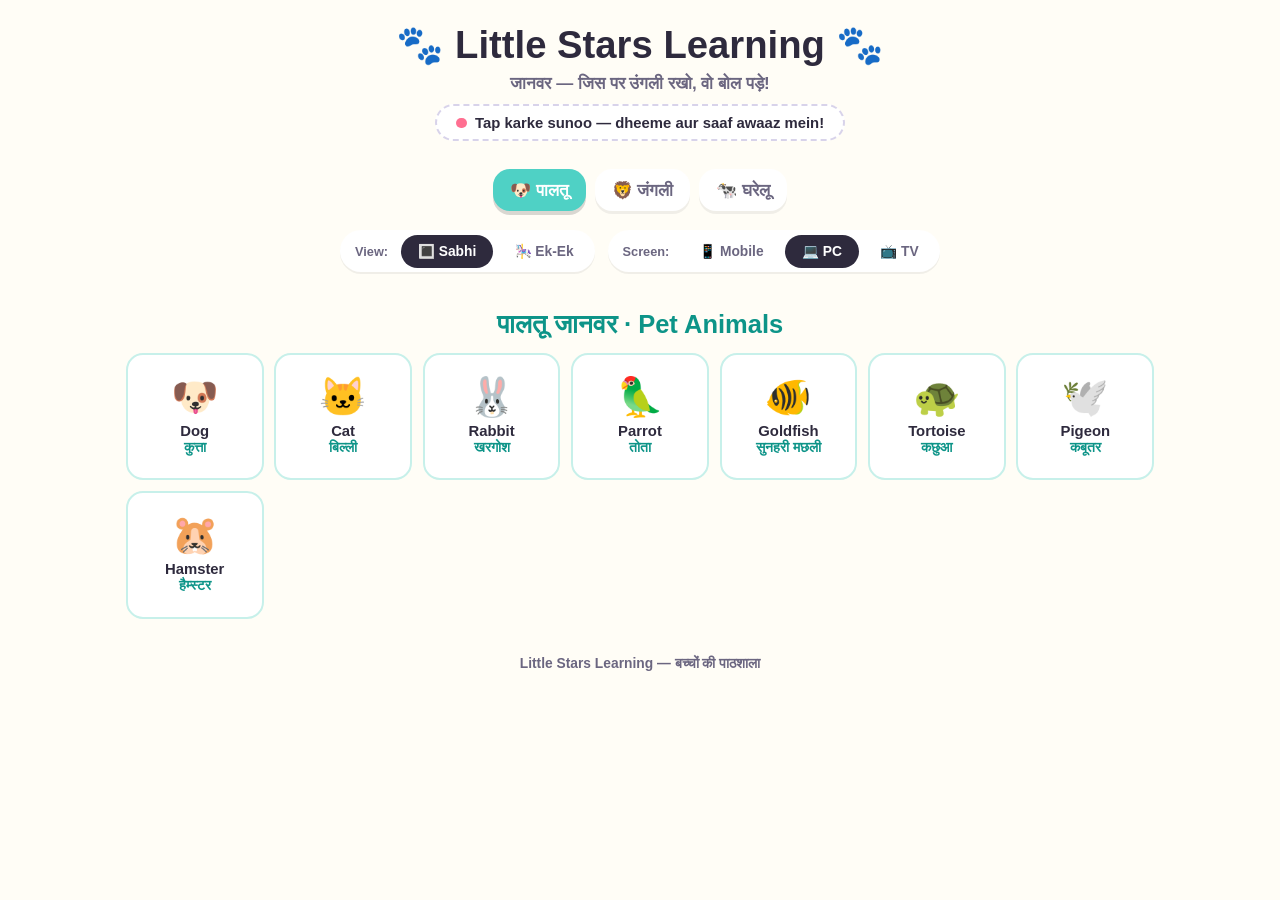
<file: assets/chart1.html>
<!DOCTYPE html>
<html lang="hi">
<head>
<meta charset="UTF-8">
<meta name="viewport" content="width=device-width, initial-scale=1.0">
<title>Little Stars Learning — Janwar Chart</title>
<style>
  :root{
    --cream:#FFFDF6;
    --ink:#2E2A3D;
    --muted:#6b6680;
    --pet:#0d9488;   --pet-grad1:#B2F5EA; --pet-grad2:#4FD1C5;
    --wild:#2f7d32;  --wild-grad1:#DCEFC8; --wild-grad2:#8BC34A;
    --dom:#a1660b;   --dom-grad1:#FFE8B3; --dom-grad2:#FFC857;
  }
  html{ font-size:16px; }
  html.view-mobile{ font-size:15px; }
  html.view-pc{ font-size:17px; }
  html.view-tv{ font-size:27px; }
  *{box-sizing:border-box;}
  html,body{margin:0;padding:0;}
  body{
    background:var(--cream);
    font-family:'Baloo 2','Nunito','Segoe UI',Arial,sans-serif;
    color:var(--ink);
    -webkit-tap-highlight-color:transparent;
    padding-bottom:2.5rem;
    transition:font-size .15s ease;
  }
  header{ text-align:center; padding:1.375rem 1rem 0.625rem; }
  header h1{ margin:0; font-size:clamp(1.375rem,5vw,2.25rem); font-weight:800; }
  header p{ margin:0.375rem 0 0; color:var(--muted); font-weight:700; font-size:clamp(0.8125rem,3vw,1rem); }
  .hint{
    display:inline-flex; align-items:center; gap:0.5rem;
    background:#fff; border:2px dashed #d8d3ea; border-radius:999px;
    padding:0.5rem 1.125rem; margin-top:0.625rem; font-weight:700; font-size:0.875rem; color:var(--ink);
  }
  .hint .dot{ width:0.625rem;height:0.625rem;border-radius:50%; background:#FF6F91; animation:pulse 1.4s ease-in-out infinite; }
  @keyframes pulse{ 0%,100%{transform:scale(1);opacity:1;} 50%{transform:scale(1.6);opacity:.4;} }

  nav.tabs{
    display:flex; justify-content:center; flex-wrap:wrap; gap:0.5rem;
    padding:1rem 0.75rem 0.25rem; position:sticky; top:0; background:var(--cream); z-index:20;
  }
  nav.tabs button{
    border:none; cursor:pointer; font-family:inherit; font-weight:800;
    font-size:clamp(0.8125rem,2.6vw,1rem); padding:0.625rem 1rem; border-radius:1rem;
    background:#fff; color:var(--muted); box-shadow:0 3px 0 rgba(0,0,0,.06);
    display:flex;align-items:center;gap:0.375rem; transition:transform .15s ease;
  }
  nav.tabs button:active{ transform:scale(.95); }
  nav.tabs button.active{ color:#fff; box-shadow:0 4px 0 rgba(0,0,0,.15); }
  nav.tabs button[data-tab="pet"].active{ background:var(--pet-grad2); }
  nav.tabs button[data-tab="wild"].active{ background:var(--wild-grad2); }
  nav.tabs button[data-tab="domestic"].active{ background:var(--dom-grad2); }

  .toolbar{
    display:flex; justify-content:center; flex-wrap:wrap; gap:0.75rem;
    margin:0.875rem auto 0.25rem;
  }
  .segmented{
    display:flex; align-items:center; gap:0.25rem;
    background:#fff; border-radius:999px; padding:0.25rem; box-shadow:0 2px 0 rgba(0,0,0,.06);
  }
  .segmented .seg-label{
    font-weight:800; font-size:0.75rem; color:var(--muted); padding:0 0.5rem 0 0.625rem;
  }
  .segmented button{
    border:none; background:transparent; cursor:pointer; font-family:inherit;
    font-weight:800; font-size:0.8125rem; padding:0.5rem 1rem; border-radius:999px; color:var(--muted);
    transition:transform .1s ease;
  }
  .segmented button:active{ transform:scale(.94); }
  .segmented button.active{ background:var(--ink); color:#fff; }

  main{ max-width:62.5rem; margin:0 auto; padding:0.875rem 1rem 0.5rem; }
  section.panel{ display:none; }
  section.panel.active{ display:block; animation:fadein .25s ease; }
  @keyframes fadein{ from{opacity:0; transform:translateY(6px);} to{opacity:1; transform:translateY(0);} }

  .section-title{ text-align:center; font-weight:800; font-size:clamp(1.125rem,3.6vw,1.5rem); margin:1.125rem 0 0.75rem; }
  .pet .section-title{ color:var(--pet); }
  .wild .section-title{ color:var(--wild); }
  .domestic .section-title{ color:var(--dom); }

  .grid{ display:grid; gap:0.625rem; grid-template-columns:repeat(auto-fill,minmax(7.5rem,1fr)); }

  .card{
    background:#fff; border-radius:1rem; border:2px solid #eee; padding:0.625rem 0.375rem 0.75rem;
    text-align:center; cursor:pointer; user-select:none; position:relative;
    transition:transform .12s ease, box-shadow .12s ease;
    display:flex; flex-direction:column; align-items:center; justify-content:center; min-height:7.5rem;
  }
  .card:active{ transform:scale(.93); }
  .card.speaking{ animation:bounce .5s ease infinite alternate; }
  @keyframes bounce{ from{ transform:scale(1); } to{ transform:scale(1.08); } }
  .card .glow{ position:absolute; inset:-4px; border-radius:1.25rem; pointer-events:none; opacity:0; }
  .card.speaking .glow{
    opacity:1; box-shadow:0 0 0 4px currentColor, 0 0 22px 6px currentColor;
    animation:glowpulse 1s ease-in-out infinite;
  }
  @keyframes glowpulse{ 0%,100%{ opacity:.35; } 50%{ opacity:.85; } }
  .card .spark{ position:absolute; font-size:1rem; opacity:0; pointer-events:none; }
  .card.speaking .spark{ animation:spark-fly 0.9s ease-out infinite; }
  @keyframes spark-fly{
    0%{ opacity:1; transform:translate(0,0) scale(.6) rotate(0deg); }
    100%{ opacity:0; transform:translate(var(--dx),var(--dy)) scale(1.3) rotate(180deg); }
  }

  .animal-cell{ min-height:7.5rem; }
  .animal-cell.pet-cell{ color:var(--pet); border-color:#c7f0ea; }
  .animal-cell.wild-cell{ color:var(--wild); border-color:#dcefc8; }
  .animal-cell.domestic-cell{ color:var(--dom); border-color:#ffe8b3; }
  .animal-cell .emoji{ font-size:2.25rem; }
  .animal-cell .name-en{ font-size:0.875rem; font-weight:800; color:var(--ink); margin-top:0.25rem;}
  .animal-cell .name-hi{ font-size:0.8125rem; font-weight:700; }

  /* ---------- SINGLE / FLASHCARD VIEW ---------- */
  .single-wrap{ display:none; padding:0.625rem 0 1.125rem; }
  .single-nav-row{
    display:flex; align-items:center; justify-content:center; gap:0.625rem;
    max-width:32.5rem; margin:0 auto;
  }
  .nav-btn{
    flex:0 0 auto; width:3.25rem; height:3.25rem; border-radius:50%; border:none;
    background:#fff; box-shadow:0 4px 0 rgba(0,0,0,.1); font-size:1.375rem; cursor:pointer;
    display:flex; align-items:center; justify-content:center; color:var(--ink);
    transition:transform .12s ease;
  }
  .nav-btn:active{ transform:scale(.88); }
  .nav-btn:disabled{ opacity:.3; cursor:default; }

  .single-shell{
    flex:1 1 auto; max-width:21.25rem; min-height:17.5rem; border-radius:2rem; padding:1.625rem 1.125rem 1.375rem;
    text-align:center; position:relative; cursor:pointer; user-select:none;
    box-shadow:0 10px 0 rgba(0,0,0,.08);
    display:flex; flex-direction:column; align-items:center; justify-content:center; gap:0.375rem;
    transition:transform .12s ease;
  }
  .single-shell:active{ transform:scale(.97); }
  .single-shell.pulse{ animation:shellpulse 0.6s ease infinite alternate; }
  @keyframes shellpulse{ from{ box-shadow:0 10px 0 rgba(0,0,0,.08); } to{ box-shadow:0 10px 0 rgba(0,0,0,.08), 0 0 0 8px rgba(255,255,255,.55); } }

  .single-shell.theme-pet{ background:linear-gradient(160deg,var(--pet-grad1),var(--pet-grad2)); }
  .single-shell.theme-wild{ background:linear-gradient(160deg,var(--wild-grad1),var(--wild-grad2)); }
  .single-shell.theme-domestic{ background:linear-gradient(160deg,var(--dom-grad1),var(--dom-grad2)); }

  .single-group-label{
    background:rgba(255,255,255,.55); color:var(--ink); font-weight:800; font-size:0.75rem;
    padding:0.25rem 0.875rem; border-radius:999px; margin-bottom:0.25rem;
  }
  .single-emoji{ font-size:5rem; line-height:1; }
  .single-sub-en{ font-size:1.5rem; font-weight:800; color:#fff; text-shadow:0 2px 0 rgba(0,0,0,.1); }
  .single-sub-hi{ font-size:1.625rem; font-weight:800; color:#3b2b00; background:rgba(255,255,255,.6); padding:0.125rem 0.875rem; border-radius:0.875rem; }
  .single-replay{
    margin-top:0.5rem; border:none; background:rgba(255,255,255,.75); border-radius:999px;
    font-weight:800; font-size:0.8125rem; padding:0.5rem 1rem; cursor:pointer; color:var(--ink);
    display:flex; align-items:center; gap:0.375rem;
  }
  .single-replay:active{ transform:scale(.93); }
  .single-progress{ text-align:center; margin-top:0.875rem; font-weight:800; color:var(--muted); font-size:0.875rem; }
  .single-progress .bar{
    width:13.75rem; height:0.5rem; background:#eee; border-radius:99px; margin:0.375rem auto 0; overflow:hidden;
  }
  .single-progress .bar-fill{ height:100%; background:var(--ink); border-radius:99px; transition:width .2s ease; }

  footer{ text-align:center; color:var(--muted); font-weight:700; font-size:0.8125rem; margin-top:1.625rem; }

  @media (max-width:380px){
    .grid{ grid-template-columns:repeat(auto-fill,minmax(6.5rem,1fr)); }
  }
  @media (min-width:1400px){
    main{ max-width:75rem; }
  }
</style>
</head>
<body>

<header>
  <h1>🐾 Little Stars Learning 🐾</h1>
  <p>जानवर — जिस पर उंगली रखो, वो बोल पड़े!</p>
  <div class="hint"><span class="dot"></span> Tap karke sunoo — dheeme aur saaf awaaz mein!</div>
</header>

<nav class="tabs">
  <button data-tab="pet" class="active">🐶 पालतू</button>
  <button data-tab="wild">🦁 जंगली</button>
  <button data-tab="domestic">🐄 घरेलू</button>
</nav>

<div class="toolbar">
  <div class="segmented" id="mode-toggle">
    <span class="seg-label">View:</span>
    <button data-mode="grid" class="active">🔳 Sabhi</button>
    <button data-mode="single">🎠 Ek-Ek</button>
  </div>
  <div class="segmented" id="screen-toggle">
    <span class="seg-label">Screen:</span>
    <button data-screen="mobile">📱 Mobile</button>
    <button data-screen="pc">💻 PC</button>
    <button data-screen="tv">📺 TV</button>
  </div>
</div>

<main>

  <section class="panel pet active" id="panel-pet">
    <div class="section-title">पालतू जानवर · Pet Animals</div>
    <div class="grid-wrap">
      <div class="grid" id="grid-pet"></div>
    </div>
    <div class="single-wrap" id="single-pet-wrap">
      <div class="single-nav-row">
        <button class="nav-btn" data-prev="pet">◀</button>
        <div class="single-shell" id="single-pet"></div>
        <button class="nav-btn" data-next="pet">▶</button>
      </div>
      <div class="single-progress" id="progress-pet"></div>
    </div>
  </section>

  <section class="panel wild" id="panel-wild">
    <div class="section-title">जंगली जानवर · Wild Animals</div>
    <div class="grid-wrap">
      <div class="grid" id="grid-wild"></div>
    </div>
    <div class="single-wrap" id="single-wild-wrap">
      <div class="single-nav-row">
        <button class="nav-btn" data-prev="wild">◀</button>
        <div class="single-shell" id="single-wild"></div>
        <button class="nav-btn" data-next="wild">▶</button>
      </div>
      <div class="single-progress" id="progress-wild"></div>
    </div>
  </section>

  <section class="panel domestic" id="panel-domestic">
    <div class="section-title">घरेलू जानवर · Domestic Animals</div>
    <div class="grid-wrap">
      <div class="grid" id="grid-domestic"></div>
    </div>
    <div class="single-wrap" id="single-domestic-wrap">
      <div class="single-nav-row">
        <button class="nav-btn" data-prev="domestic">◀</button>
        <div class="single-shell" id="single-domestic"></div>
        <button class="nav-btn" data-next="domestic">▶</button>
      </div>
      <div class="single-progress" id="progress-domestic"></div>
    </div>
  </section>

</main>

<footer>Little Stars Learning — बच्चों की पाठशाला</footer>

<script>
/* ================= SPEECH ENGINE (same as chart.html) ================= */
let voices = [];
function loadVoices(){ voices = window.speechSynthesis ? window.speechSynthesis.getVoices() : []; }
if ('speechSynthesis' in window){
  loadVoices();
  window.speechSynthesis.onvoiceschanged = loadVoices;
}
function pickVoice(lang){
  if(!voices.length) return null;
  let exact = voices.find(v => v.lang && v.lang.toLowerCase() === lang.toLowerCase());
  if(exact) return exact;
  let starts = voices.find(v => v.lang && v.lang.toLowerCase().startsWith(lang.slice(0,2)));
  return starts || null;
}
const EN_RATE = 0.62, EN_PITCH = 1.1;
const HI_RATE = 0.72, HI_PITCH = 1.1;
function speakOne(text, lang, rate, pitch){
  return new Promise((resolve) => {
    if(!('speechSynthesis' in window)){ resolve(); return; }
    const u = new SpeechSynthesisUtterance(text);
    u.lang = lang;
    const v = pickVoice(lang);
    if(v) u.voice = v;
    u.rate = rate;
    u.pitch = pitch;
    u.onend = resolve;
    u.onerror = resolve;
    window.speechSynthesis.speak(u);
  });
}
function pause(ms){ return new Promise(r => setTimeout(r, ms)); }
async function speakSequence(items){
  if('speechSynthesis' in window) window.speechSynthesis.cancel();
  for(let i=0;i<items.length;i++){
    const item = items[i];
    await speakOne(item.text, item.lang, item.rate, item.pitch);
    if(i < items.length-1) await pause(380);
  }
}
function enItem(text){ return {text, lang:'en-IN', rate:EN_RATE, pitch:EN_PITCH}; }
function hiItem(text){ return {text, lang:'hi-IN', rate:HI_RATE, pitch:HI_PITCH}; }

/* visual feedback while a grid card speaks */
function animateCard(card, colorHex){
  document.querySelectorAll('.card.speaking').forEach(c => c.classList.remove('speaking'));
  card.classList.add('speaking');
  card.style.color = colorHex;
  spawnSparks(card);
  clearTimeout(card._t);
  card._t = setTimeout(() => card.classList.remove('speaking'), 2600);
}
const sparkEmojis = ['✨','⭐','💫'];
function spawnSparks(card){
  card.querySelectorAll('.spark').forEach(o => o.remove());
  for(let i=0;i<4;i++){
    const s = document.createElement('span');
    s.className = 'spark';
    s.textContent = sparkEmojis[i % sparkEmojis.length];
    const angle = Math.random()*Math.PI*2;
    const dist = 30 + Math.random()*20;
    s.style.setProperty('--dx', (Math.cos(angle)*dist)+'px');
    s.style.setProperty('--dy', (Math.sin(angle)*dist)+'px');
    s.style.left = (40 + Math.random()*20 - 10) + '%';
    s.style.top = (40 + Math.random()*20 - 10) + '%';
    s.style.animationDelay = (i*0.08)+'s';
    card.appendChild(s);
  }
}
function makeCard(className, colorHex, innerHTML, onTap){
  const card = document.createElement('div');
  card.className = 'card ' + className;
  card.innerHTML = '<div class="glow"></div>' + innerHTML;
  card.addEventListener('click', () => { animateCard(card, colorHex); onTap(); });
  return card;
}

/* ================= DATA — ANIMALS ================= */
const petData = [
  {en:'Dog', hi:'कुत्ता', emoji:'🐶'},
  {en:'Cat', hi:'बिल्ली', emoji:'🐱'},
  {en:'Rabbit', hi:'खरगोश', emoji:'🐰'},
  {en:'Parrot', hi:'तोता', emoji:'🦜'},
  {en:'Goldfish', hi:'सुनहरी मछली', emoji:'🐠'},
  {en:'Tortoise', hi:'कछुआ', emoji:'🐢'},
  {en:'Pigeon', hi:'कबूतर', emoji:'🕊️'},
  {en:'Hamster', hi:'हैम्स्टर', emoji:'🐹'},
];

const wildData = [
  {en:'Lion', hi:'शेर', emoji:'🦁'},
  {en:'Tiger', hi:'बाघ', emoji:'🐯'},
  {en:'Elephant', hi:'हाथी', emoji:'🐘'},
  {en:'Giraffe', hi:'जिराफ़', emoji:'🦒'},
  {en:'Zebra', hi:'ज़ेबरा', emoji:'🦓'},
  {en:'Monkey', hi:'बंदर', emoji:'🐒'},
  {en:'Bear', hi:'भालू', emoji:'🐻'},
  {en:'Wolf', hi:'भेड़िया', emoji:'🐺'},
  {en:'Fox', hi:'लोमड़ी', emoji:'🦊'},
  {en:'Deer', hi:'हिरण', emoji:'🦌'},
  {en:'Crocodile', hi:'मगरमच्छ', emoji:'🐊'},
  {en:'Snake', hi:'सांप', emoji:'🐍'},
  {en:'Kangaroo', hi:'कंगारू', emoji:'🦘'},
  {en:'Owl', hi:'उल्लू', emoji:'🦉'},
  {en:'Panda', hi:'पांडा', emoji:'🐼'},
  {en:'Peacock', hi:'मोर', emoji:'🦚'},
];

const domesticData = [
  {en:'Cow', hi:'गाय', emoji:'🐄'},
  {en:'Buffalo', hi:'भैंस', emoji:'🐃'},
  {en:'Goat', hi:'बकरी', emoji:'🐐'},
  {en:'Sheep', hi:'भेड़', emoji:'🐑'},
  {en:'Horse', hi:'घोड़ा', emoji:'🐴'},
  {en:'Hen', hi:'मुर्गी', emoji:'🐔'},
  {en:'Rooster', hi:'मुर्गा', emoji:'🐓'},
  {en:'Duck', hi:'बत्तख', emoji:'🦆'},
  {en:'Pig', hi:'सुअर', emoji:'🐖'},
  {en:'Camel', hi:'ऊंट', emoji:'🐫'},
];

/* ================= GRID RENDER ================= */
function renderGrid(containerId, data, cellClass, colorVar){
  const container = document.getElementById(containerId);
  data.forEach(({en, hi, emoji}) => {
    const card = makeCard('animal-cell ' + cellClass, colorVar,
      `<div class="emoji">${emoji}</div><div class="name-en">${en}</div><div class="name-hi">${hi}</div>`,
      () => speakSequence([enItem(en), hiItem(hi)])
    );
    container.appendChild(card);
  });
}
renderGrid('grid-pet', petData, 'pet-cell', 'var(--pet)');
renderGrid('grid-wild', wildData, 'wild-cell', 'var(--wild)');
renderGrid('grid-domestic', domesticData, 'domestic-cell', 'var(--dom)');

/* ================= SINGLE / FLASHCARD VIEW ================= */
const singleState = {
  pet:       { data: petData,      index: 0 },
  wild:      { data: wildData,     index: 0 },
  domestic:  { data: domesticData, index: 0 },
};

function renderSingle(tab, autoSpeak){
  const state = singleState[tab];
  const item = state.data[state.index];
  const shell = document.getElementById('single-' + tab);
  const progress = document.getElementById('progress-' + tab);

  const html = `<div class="single-emoji">${item.emoji}</div>
                <div class="single-sub-en">${item.en}</div>
                <div class="single-sub-hi">${item.hi}</div>`;
  const speakItems = [enItem(item.en), hiItem(item.hi)];

  shell.className = 'single-shell theme-' + tab;
  shell.innerHTML = html + `<button class="single-replay">🔊 Dobara Suno</button>`;
  shell.onclick = () => { doSpeak(); };
  shell.querySelector('.single-replay').onclick = (e) => { e.stopPropagation(); doSpeak(); };

  function doSpeak(){
    shell.classList.add('pulse');
    speakSequence(speakItems).then(() => shell.classList.remove('pulse'));
  }

  const pct = Math.round(((state.index+1) / state.data.length) * 100);
  progress.innerHTML = `${state.index+1} / ${state.data.length}
    <div class="bar"><div class="bar-fill" style="width:${pct}%"></div></div>`;

  document.querySelector(`[data-prev="${tab}"]`).disabled = state.index === 0;
  document.querySelector(`[data-next="${tab}"]`).disabled = state.index === state.data.length - 1;

  if(autoSpeak) doSpeak();
}

document.querySelectorAll('[data-prev]').forEach(btn => {
  btn.addEventListener('click', () => {
    const tab = btn.dataset.prev;
    const state = singleState[tab];
    if(state.index > 0){ state.index--; renderSingle(tab, true); }
  });
});
document.querySelectorAll('[data-next]').forEach(btn => {
  btn.addEventListener('click', () => {
    const tab = btn.dataset.next;
    const state = singleState[tab];
    if(state.index < state.data.length - 1){ state.index++; renderSingle(tab, true); }
  });
});

document.addEventListener('keydown', (e) => {
  if(viewMode !== 'single') return;
  const tab = currentTab;
  if(e.key === 'ArrowRight') document.querySelector(`[data-next="${tab}"]`).click();
  if(e.key === 'ArrowLeft') document.querySelector(`[data-prev="${tab}"]`).click();
});

['pet','wild','domestic'].forEach(tab => {
  const shell = document.getElementById('single-' + tab);
  let startX = null;
  shell.addEventListener('touchstart', (e) => { startX = e.touches[0].clientX; }, {passive:true});
  shell.addEventListener('touchend', (e) => {
    if(startX === null) return;
    const dx = e.changedTouches[0].clientX - startX;
    if(Math.abs(dx) > 45){
      const btn = dx < 0 ? document.querySelector(`[data-next="${tab}"]`) : document.querySelector(`[data-prev="${tab}"]`);
      if(btn && !btn.disabled) btn.click();
    }
    startX = null;
  });
});

Object.keys(singleState).forEach(tab => renderSingle(tab, false));

/* ================= TAB + MODE + SCREEN SWITCHING ================= */
let currentTab = 'pet';
let viewMode = 'grid';

document.querySelectorAll('nav.tabs button').forEach(btn => {
  btn.addEventListener('click', () => {
    document.querySelectorAll('nav.tabs button').forEach(b => b.classList.remove('active'));
    document.querySelectorAll('section.panel').forEach(p => p.classList.remove('active'));
    btn.classList.add('active');
    currentTab = btn.dataset.tab;
    document.getElementById('panel-' + currentTab).classList.add('active');
    if('speechSynthesis' in window) window.speechSynthesis.cancel();
  });
});

document.getElementById('mode-toggle').querySelectorAll('button[data-mode]').forEach(btn => {
  btn.addEventListener('click', () => {
    document.getElementById('mode-toggle').querySelectorAll('button[data-mode]').forEach(b => b.classList.remove('active'));
    btn.classList.add('active');
    viewMode = btn.dataset.mode;
    document.querySelectorAll('.grid-wrap').forEach(el => el.style.display = viewMode === 'grid' ? '' : 'none');
    document.querySelectorAll('.single-wrap').forEach(el => el.style.display = viewMode === 'single' ? 'block' : 'none');
    if('speechSynthesis' in window) window.speechSynthesis.cancel();
  });
});

function setScreenMode(mode){
  document.documentElement.classList.remove('view-mobile','view-pc','view-tv');
  document.documentElement.classList.add('view-' + mode);
  document.getElementById('screen-toggle').querySelectorAll('button[data-screen]').forEach(b => {
    b.classList.toggle('active', b.dataset.screen === mode);
  });
}
document.getElementById('screen-toggle').querySelectorAll('button[data-screen]').forEach(btn => {
  btn.addEventListener('click', () => setScreenMode(btn.dataset.screen));
});
setScreenMode(window.innerWidth < 700 ? 'mobile' : (window.innerWidth > 1400 ? 'pc' : 'pc'));
</script>
</body>
</html>
</file>
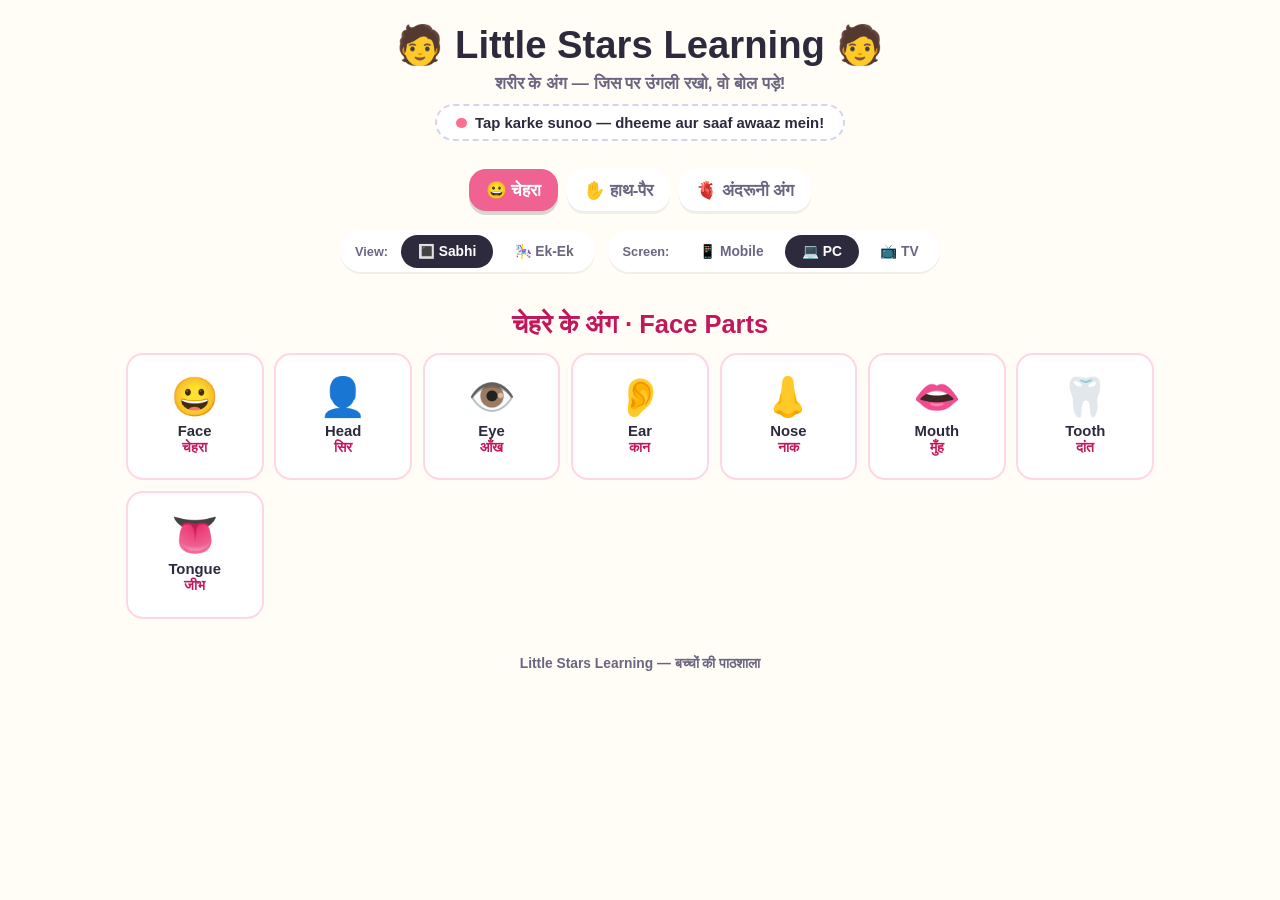
<file: assets/chart2.html>
<!DOCTYPE html>
<html lang="hi">
<head>
<meta charset="UTF-8">
<meta name="viewport" content="width=device-width, initial-scale=1.0">
<title>Little Stars Learning — Shareer ke Ang Chart</title>
<style>
  :root{
    --cream:#FFFDF6;
    --ink:#2E2A3D;
    --muted:#6b6680;
    --face:#c2185b;   --face-grad1:#FFE1EC; --face-grad2:#F06292;
    --limbs:#1f9bd6;  --limbs-grad1:#B3E5FC; --limbs-grad2:#4FC3F7;
    --organs:#8e3fa3; --organs-grad1:#E1BEE7; --organs-grad2:#BA68C8;
  }
  html{ font-size:16px; }
  html.view-mobile{ font-size:15px; }
  html.view-pc{ font-size:17px; }
  html.view-tv{ font-size:27px; }
  *{box-sizing:border-box;}
  html,body{margin:0;padding:0;}
  body{
    background:var(--cream);
    font-family:'Baloo 2','Nunito','Segoe UI',Arial,sans-serif;
    color:var(--ink);
    -webkit-tap-highlight-color:transparent;
    padding-bottom:2.5rem;
    transition:font-size .15s ease;
  }
  header{ text-align:center; padding:1.375rem 1rem 0.625rem; }
  header h1{ margin:0; font-size:clamp(1.375rem,5vw,2.25rem); font-weight:800; }
  header p{ margin:0.375rem 0 0; color:var(--muted); font-weight:700; font-size:clamp(0.8125rem,3vw,1rem); }
  .hint{
    display:inline-flex; align-items:center; gap:0.5rem;
    background:#fff; border:2px dashed #d8d3ea; border-radius:999px;
    padding:0.5rem 1.125rem; margin-top:0.625rem; font-weight:700; font-size:0.875rem; color:var(--ink);
  }
  .hint .dot{ width:0.625rem;height:0.625rem;border-radius:50%; background:#FF6F91; animation:pulse 1.4s ease-in-out infinite; }
  @keyframes pulse{ 0%,100%{transform:scale(1);opacity:1;} 50%{transform:scale(1.6);opacity:.4;} }

  nav.tabs{
    display:flex; justify-content:center; flex-wrap:wrap; gap:0.5rem;
    padding:1rem 0.75rem 0.25rem; position:sticky; top:0; background:var(--cream); z-index:20;
  }
  nav.tabs button{
    border:none; cursor:pointer; font-family:inherit; font-weight:800;
    font-size:clamp(0.8125rem,2.6vw,1rem); padding:0.625rem 1rem; border-radius:1rem;
    background:#fff; color:var(--muted); box-shadow:0 3px 0 rgba(0,0,0,.06);
    display:flex;align-items:center;gap:0.375rem; transition:transform .15s ease;
  }
  nav.tabs button:active{ transform:scale(.95); }
  nav.tabs button.active{ color:#fff; box-shadow:0 4px 0 rgba(0,0,0,.15); }
  nav.tabs button[data-tab="face"].active{ background:var(--face-grad2); }
  nav.tabs button[data-tab="limbs"].active{ background:var(--limbs-grad2); }
  nav.tabs button[data-tab="organs"].active{ background:var(--organs-grad2); }

  .toolbar{
    display:flex; justify-content:center; flex-wrap:wrap; gap:0.75rem;
    margin:0.875rem auto 0.25rem;
  }
  .segmented{
    display:flex; align-items:center; gap:0.25rem;
    background:#fff; border-radius:999px; padding:0.25rem; box-shadow:0 2px 0 rgba(0,0,0,.06);
  }
  .segmented .seg-label{
    font-weight:800; font-size:0.75rem; color:var(--muted); padding:0 0.5rem 0 0.625rem;
  }
  .segmented button{
    border:none; background:transparent; cursor:pointer; font-family:inherit;
    font-weight:800; font-size:0.8125rem; padding:0.5rem 1rem; border-radius:999px; color:var(--muted);
    transition:transform .1s ease;
  }
  .segmented button:active{ transform:scale(.94); }
  .segmented button.active{ background:var(--ink); color:#fff; }

  main{ max-width:62.5rem; margin:0 auto; padding:0.875rem 1rem 0.5rem; }
  section.panel{ display:none; }
  section.panel.active{ display:block; animation:fadein .25s ease; }
  @keyframes fadein{ from{opacity:0; transform:translateY(6px);} to{opacity:1; transform:translateY(0);} }

  .section-title{ text-align:center; font-weight:800; font-size:clamp(1.125rem,3.6vw,1.5rem); margin:1.125rem 0 0.75rem; }
  .face .section-title{ color:var(--face); }
  .limbs .section-title{ color:var(--limbs); }
  .organs .section-title{ color:var(--organs); }

  .grid{ display:grid; gap:0.625rem; grid-template-columns:repeat(auto-fill,minmax(7.5rem,1fr)); }

  .card{
    background:#fff; border-radius:1rem; border:2px solid #eee; padding:0.625rem 0.375rem 0.75rem;
    text-align:center; cursor:pointer; user-select:none; position:relative;
    transition:transform .12s ease, box-shadow .12s ease;
    display:flex; flex-direction:column; align-items:center; justify-content:center; min-height:7.5rem;
  }
  .card:active{ transform:scale(.93); }
  .card.speaking{ animation:bounce .5s ease infinite alternate; }
  @keyframes bounce{ from{ transform:scale(1); } to{ transform:scale(1.08); } }
  .card .glow{ position:absolute; inset:-4px; border-radius:1.25rem; pointer-events:none; opacity:0; }
  .card.speaking .glow{
    opacity:1; box-shadow:0 0 0 4px currentColor, 0 0 22px 6px currentColor;
    animation:glowpulse 1s ease-in-out infinite;
  }
  @keyframes glowpulse{ 0%,100%{ opacity:.35; } 50%{ opacity:.85; } }
  .card .spark{ position:absolute; font-size:1rem; opacity:0; pointer-events:none; }
  .card.speaking .spark{ animation:spark-fly 0.9s ease-out infinite; }
  @keyframes spark-fly{
    0%{ opacity:1; transform:translate(0,0) scale(.6) rotate(0deg); }
    100%{ opacity:0; transform:translate(var(--dx),var(--dy)) scale(1.3) rotate(180deg); }
  }

  .part-cell{ min-height:7.5rem; }
  .part-cell.face-cell{ color:var(--face); border-color:#ffd6e6; }
  .part-cell.limbs-cell{ color:var(--limbs); border-color:#cdeeff; }
  .part-cell.organs-cell{ color:var(--organs); border-color:#f1defa; }
  .part-cell .emoji{ font-size:2.25rem; }
  .part-cell .name-en{ font-size:0.875rem; font-weight:800; color:var(--ink); margin-top:0.25rem;}
  .part-cell .name-hi{ font-size:0.8125rem; font-weight:700; }

  /* ---------- SINGLE / FLASHCARD VIEW ---------- */
  .single-wrap{ display:none; padding:0.625rem 0 1.125rem; }
  .single-nav-row{
    display:flex; align-items:center; justify-content:center; gap:0.625rem;
    max-width:32.5rem; margin:0 auto;
  }
  .nav-btn{
    flex:0 0 auto; width:3.25rem; height:3.25rem; border-radius:50%; border:none;
    background:#fff; box-shadow:0 4px 0 rgba(0,0,0,.1); font-size:1.375rem; cursor:pointer;
    display:flex; align-items:center; justify-content:center; color:var(--ink);
    transition:transform .12s ease;
  }
  .nav-btn:active{ transform:scale(.88); }
  .nav-btn:disabled{ opacity:.3; cursor:default; }

  .single-shell{
    flex:1 1 auto; max-width:21.25rem; min-height:17.5rem; border-radius:2rem; padding:1.625rem 1.125rem 1.375rem;
    text-align:center; position:relative; cursor:pointer; user-select:none;
    box-shadow:0 10px 0 rgba(0,0,0,.08);
    display:flex; flex-direction:column; align-items:center; justify-content:center; gap:0.375rem;
    transition:transform .12s ease;
  }
  .single-shell:active{ transform:scale(.97); }
  .single-shell.pulse{ animation:shellpulse 0.6s ease infinite alternate; }
  @keyframes shellpulse{ from{ box-shadow:0 10px 0 rgba(0,0,0,.08); } to{ box-shadow:0 10px 0 rgba(0,0,0,.08), 0 0 0 8px rgba(255,255,255,.55); } }

  .single-shell.theme-face{ background:linear-gradient(160deg,var(--face-grad1),var(--face-grad2)); }
  .single-shell.theme-limbs{ background:linear-gradient(160deg,var(--limbs-grad1),var(--limbs-grad2)); }
  .single-shell.theme-organs{ background:linear-gradient(160deg,var(--organs-grad1),var(--organs-grad2)); }

  .single-group-label{
    background:rgba(255,255,255,.55); color:var(--ink); font-weight:800; font-size:0.75rem;
    padding:0.25rem 0.875rem; border-radius:999px; margin-bottom:0.25rem;
  }
  .single-emoji{ font-size:5rem; line-height:1; }
  .single-sub-en{ font-size:1.5rem; font-weight:800; color:#fff; text-shadow:0 2px 0 rgba(0,0,0,.1); }
  .single-sub-hi{ font-size:1.625rem; font-weight:800; color:#3b2b00; background:rgba(255,255,255,.6); padding:0.125rem 0.875rem; border-radius:0.875rem; }
  .single-replay{
    margin-top:0.5rem; border:none; background:rgba(255,255,255,.75); border-radius:999px;
    font-weight:800; font-size:0.8125rem; padding:0.5rem 1rem; cursor:pointer; color:var(--ink);
    display:flex; align-items:center; gap:0.375rem;
  }
  .single-replay:active{ transform:scale(.93); }
  .single-progress{ text-align:center; margin-top:0.875rem; font-weight:800; color:var(--muted); font-size:0.875rem; }
  .single-progress .bar{
    width:13.75rem; height:0.5rem; background:#eee; border-radius:99px; margin:0.375rem auto 0; overflow:hidden;
  }
  .single-progress .bar-fill{ height:100%; background:var(--ink); border-radius:99px; transition:width .2s ease; }

  footer{ text-align:center; color:var(--muted); font-weight:700; font-size:0.8125rem; margin-top:1.625rem; }

  @media (max-width:380px){
    .grid{ grid-template-columns:repeat(auto-fill,minmax(6.5rem,1fr)); }
  }
  @media (min-width:1400px){
    main{ max-width:75rem; }
  }
</style>
</head>
<body>

<header>
  <h1>🧑 Little Stars Learning 🧑</h1>
  <p>शरीर के अंग — जिस पर उंगली रखो, वो बोल पड़े!</p>
  <div class="hint"><span class="dot"></span> Tap karke sunoo — dheeme aur saaf awaaz mein!</div>
</header>

<nav class="tabs">
  <button data-tab="face" class="active">😀 चेहरा</button>
  <button data-tab="limbs">✋ हाथ-पैर</button>
  <button data-tab="organs">🫀 अंदरूनी अंग</button>
</nav>

<div class="toolbar">
  <div class="segmented" id="mode-toggle">
    <span class="seg-label">View:</span>
    <button data-mode="grid" class="active">🔳 Sabhi</button>
    <button data-mode="single">🎠 Ek-Ek</button>
  </div>
  <div class="segmented" id="screen-toggle">
    <span class="seg-label">Screen:</span>
    <button data-screen="mobile">📱 Mobile</button>
    <button data-screen="pc">💻 PC</button>
    <button data-screen="tv">📺 TV</button>
  </div>
</div>

<main>

  <section class="panel face active" id="panel-face">
    <div class="section-title">चेहरे के अंग · Face Parts</div>
    <div class="grid-wrap">
      <div class="grid" id="grid-face"></div>
    </div>
    <div class="single-wrap" id="single-face-wrap">
      <div class="single-nav-row">
        <button class="nav-btn" data-prev="face">◀</button>
        <div class="single-shell" id="single-face"></div>
        <button class="nav-btn" data-next="face">▶</button>
      </div>
      <div class="single-progress" id="progress-face"></div>
    </div>
  </section>

  <section class="panel limbs" id="panel-limbs">
    <div class="section-title">हाथ और पैर · Hands &amp; Legs</div>
    <div class="grid-wrap">
      <div class="grid" id="grid-limbs"></div>
    </div>
    <div class="single-wrap" id="single-limbs-wrap">
      <div class="single-nav-row">
        <button class="nav-btn" data-prev="limbs">◀</button>
        <div class="single-shell" id="single-limbs"></div>
        <button class="nav-btn" data-next="limbs">▶</button>
      </div>
      <div class="single-progress" id="progress-limbs"></div>
    </div>
  </section>

  <section class="panel organs" id="panel-organs">
    <div class="section-title">अंदरूनी अंग · Internal Organs</div>
    <div class="grid-wrap">
      <div class="grid" id="grid-organs"></div>
    </div>
    <div class="single-wrap" id="single-organs-wrap">
      <div class="single-nav-row">
        <button class="nav-btn" data-prev="organs">◀</button>
        <div class="single-shell" id="single-organs"></div>
        <button class="nav-btn" data-next="organs">▶</button>
      </div>
      <div class="single-progress" id="progress-organs"></div>
    </div>
  </section>

</main>

<footer>Little Stars Learning — बच्चों की पाठशाला</footer>

<script>
/* ================= SPEECH ENGINE (same as chart.html) ================= */
let voices = [];
function loadVoices(){ voices = window.speechSynthesis ? window.speechSynthesis.getVoices() : []; }
if ('speechSynthesis' in window){
  loadVoices();
  window.speechSynthesis.onvoiceschanged = loadVoices;
}
function pickVoice(lang){
  if(!voices.length) return null;
  let exact = voices.find(v => v.lang && v.lang.toLowerCase() === lang.toLowerCase());
  if(exact) return exact;
  let starts = voices.find(v => v.lang && v.lang.toLowerCase().startsWith(lang.slice(0,2)));
  return starts || null;
}
const EN_RATE = 0.62, EN_PITCH = 1.1;
const HI_RATE = 0.72, HI_PITCH = 1.1;
function speakOne(text, lang, rate, pitch){
  return new Promise((resolve) => {
    if(!('speechSynthesis' in window)){ resolve(); return; }
    const u = new SpeechSynthesisUtterance(text);
    u.lang = lang;
    const v = pickVoice(lang);
    if(v) u.voice = v;
    u.rate = rate;
    u.pitch = pitch;
    u.onend = resolve;
    u.onerror = resolve;
    window.speechSynthesis.speak(u);
  });
}
function pause(ms){ return new Promise(r => setTimeout(r, ms)); }
async function speakSequence(items){
  if('speechSynthesis' in window) window.speechSynthesis.cancel();
  for(let i=0;i<items.length;i++){
    const item = items[i];
    await speakOne(item.text, item.lang, item.rate, item.pitch);
    if(i < items.length-1) await pause(380);
  }
}
function enItem(text){ return {text, lang:'en-IN', rate:EN_RATE, pitch:EN_PITCH}; }
function hiItem(text){ return {text, lang:'hi-IN', rate:HI_RATE, pitch:HI_PITCH}; }

/* visual feedback while a grid card speaks */
function animateCard(card, colorHex){
  document.querySelectorAll('.card.speaking').forEach(c => c.classList.remove('speaking'));
  card.classList.add('speaking');
  card.style.color = colorHex;
  spawnSparks(card);
  clearTimeout(card._t);
  card._t = setTimeout(() => card.classList.remove('speaking'), 2600);
}
const sparkEmojis = ['✨','⭐','💫'];
function spawnSparks(card){
  card.querySelectorAll('.spark').forEach(o => o.remove());
  for(let i=0;i<4;i++){
    const s = document.createElement('span');
    s.className = 'spark';
    s.textContent = sparkEmojis[i % sparkEmojis.length];
    const angle = Math.random()*Math.PI*2;
    const dist = 30 + Math.random()*20;
    s.style.setProperty('--dx', (Math.cos(angle)*dist)+'px');
    s.style.setProperty('--dy', (Math.sin(angle)*dist)+'px');
    s.style.left = (40 + Math.random()*20 - 10) + '%';
    s.style.top = (40 + Math.random()*20 - 10) + '%';
    s.style.animationDelay = (i*0.08)+'s';
    card.appendChild(s);
  }
}
function makeCard(className, colorHex, innerHTML, onTap){
  const card = document.createElement('div');
  card.className = 'card ' + className;
  card.innerHTML = '<div class="glow"></div>' + innerHTML;
  card.addEventListener('click', () => { animateCard(card, colorHex); onTap(); });
  return card;
}

/* ================= DATA — BODY PARTS ================= */
const faceData = [
  {en:'Face', hi:'चेहरा', emoji:'😀'},
  {en:'Head', hi:'सिर', emoji:'👤'},
  {en:'Eye', hi:'आँख', emoji:'👁️'},
  {en:'Ear', hi:'कान', emoji:'👂'},
  {en:'Nose', hi:'नाक', emoji:'👃'},
  {en:'Mouth', hi:'मुँह', emoji:'👄'},
  {en:'Tooth', hi:'दांत', emoji:'🦷'},
  {en:'Tongue', hi:'जीभ', emoji:'👅'},
];

const limbsData = [
  {en:'Hand', hi:'हाथ', emoji:'✋'},
  {en:'Finger', hi:'उंगली', emoji:'☝️'},
  {en:'Arm', hi:'बांह', emoji:'💪'},
  {en:'Leg', hi:'पैर', emoji:'🦵'},
  {en:'Foot', hi:'पाँव', emoji:'🦶'},
  {en:'Nail', hi:'नाखून', emoji:'💅'},
];

const organsData = [
  {en:'Brain', hi:'दिमाग', emoji:'🧠'},
  {en:'Heart', hi:'दिल', emoji:'❤️'},
  {en:'Lungs', hi:'फेफड़े', emoji:'🫁'},
  {en:'Bone', hi:'हड्डी', emoji:'🦴'},
  {en:'Blood', hi:'खून', emoji:'🩸'},
];

/* ================= GRID RENDER ================= */
function renderGrid(containerId, data, cellClass, colorVar){
  const container = document.getElementById(containerId);
  data.forEach(({en, hi, emoji}) => {
    const card = makeCard('part-cell ' + cellClass, colorVar,
      `<div class="emoji">${emoji}</div><div class="name-en">${en}</div><div class="name-hi">${hi}</div>`,
      () => speakSequence([enItem(en), hiItem(hi)])
    );
    container.appendChild(card);
  });
}
renderGrid('grid-face', faceData, 'face-cell', 'var(--face)');
renderGrid('grid-limbs', limbsData, 'limbs-cell', 'var(--limbs)');
renderGrid('grid-organs', organsData, 'organs-cell', 'var(--organs)');

/* ================= SINGLE / FLASHCARD VIEW ================= */
const singleState = {
  face:   { data: faceData,   index: 0 },
  limbs:  { data: limbsData,  index: 0 },
  organs: { data: organsData, index: 0 },
};

function renderSingle(tab, autoSpeak){
  const state = singleState[tab];
  const item = state.data[state.index];
  const shell = document.getElementById('single-' + tab);
  const progress = document.getElementById('progress-' + tab);

  const html = `<div class="single-emoji">${item.emoji}</div>
                <div class="single-sub-en">${item.en}</div>
                <div class="single-sub-hi">${item.hi}</div>`;
  const speakItems = [enItem(item.en), hiItem(item.hi)];

  shell.className = 'single-shell theme-' + tab;
  shell.innerHTML = html + `<button class="single-replay">🔊 Dobara Suno</button>`;
  shell.onclick = () => { doSpeak(); };
  shell.querySelector('.single-replay').onclick = (e) => { e.stopPropagation(); doSpeak(); };

  function doSpeak(){
    shell.classList.add('pulse');
    speakSequence(speakItems).then(() => shell.classList.remove('pulse'));
  }

  const pct = Math.round(((state.index+1) / state.data.length) * 100);
  progress.innerHTML = `${state.index+1} / ${state.data.length}
    <div class="bar"><div class="bar-fill" style="width:${pct}%"></div></div>`;

  document.querySelector(`[data-prev="${tab}"]`).disabled = state.index === 0;
  document.querySelector(`[data-next="${tab}"]`).disabled = state.index === state.data.length - 1;

  if(autoSpeak) doSpeak();
}

document.querySelectorAll('[data-prev]').forEach(btn => {
  btn.addEventListener('click', () => {
    const tab = btn.dataset.prev;
    const state = singleState[tab];
    if(state.index > 0){ state.index--; renderSingle(tab, true); }
  });
});
document.querySelectorAll('[data-next]').forEach(btn => {
  btn.addEventListener('click', () => {
    const tab = btn.dataset.next;
    const state = singleState[tab];
    if(state.index < state.data.length - 1){ state.index++; renderSingle(tab, true); }
  });
});

document.addEventListener('keydown', (e) => {
  if(viewMode !== 'single') return;
  const tab = currentTab;
  if(e.key === 'ArrowRight') document.querySelector(`[data-next="${tab}"]`).click();
  if(e.key === 'ArrowLeft') document.querySelector(`[data-prev="${tab}"]`).click();
});

['face','limbs','organs'].forEach(tab => {
  const shell = document.getElementById('single-' + tab);
  let startX = null;
  shell.addEventListener('touchstart', (e) => { startX = e.touches[0].clientX; }, {passive:true});
  shell.addEventListener('touchend', (e) => {
    if(startX === null) return;
    const dx = e.changedTouches[0].clientX - startX;
    if(Math.abs(dx) > 45){
      const btn = dx < 0 ? document.querySelector(`[data-next="${tab}"]`) : document.querySelector(`[data-prev="${tab}"]`);
      if(btn && !btn.disabled) btn.click();
    }
    startX = null;
  });
});

Object.keys(singleState).forEach(tab => renderSingle(tab, false));

/* ================= TAB + MODE + SCREEN SWITCHING ================= */
let currentTab = 'face';
let viewMode = 'grid';

document.querySelectorAll('nav.tabs button').forEach(btn => {
  btn.addEventListener('click', () => {
    document.querySelectorAll('nav.tabs button').forEach(b => b.classList.remove('active'));
    document.querySelectorAll('section.panel').forEach(p => p.classList.remove('active'));
    btn.classList.add('active');
    currentTab = btn.dataset.tab;
    document.getElementById('panel-' + currentTab).classList.add('active');
    if('speechSynthesis' in window) window.speechSynthesis.cancel();
  });
});

document.getElementById('mode-toggle').querySelectorAll('button[data-mode]').forEach(btn => {
  btn.addEventListener('click', () => {
    document.getElementById('mode-toggle').querySelectorAll('button[data-mode]').forEach(b => b.classList.remove('active'));
    btn.classList.add('active');
    viewMode = btn.dataset.mode;
    document.querySelectorAll('.grid-wrap').forEach(el => el.style.display = viewMode === 'grid' ? '' : 'none');
    document.querySelectorAll('.single-wrap').forEach(el => el.style.display = viewMode === 'single' ? 'block' : 'none');
    if('speechSynthesis' in window) window.speechSynthesis.cancel();
  });
});

function setScreenMode(mode){
  document.documentElement.classList.remove('view-mobile','view-pc','view-tv');
  document.documentElement.classList.add('view-' + mode);
  document.getElementById('screen-toggle').querySelectorAll('button[data-screen]').forEach(b => {
    b.classList.toggle('active', b.dataset.screen === mode);
  });
}
document.getElementById('screen-toggle').querySelectorAll('button[data-screen]').forEach(btn => {
  btn.addEventListener('click', () => setScreenMode(btn.dataset.screen));
});
setScreenMode(window.innerWidth < 700 ? 'mobile' : (window.innerWidth > 1400 ? 'pc' : 'pc'));
</script>
</body>
</html>
</file>
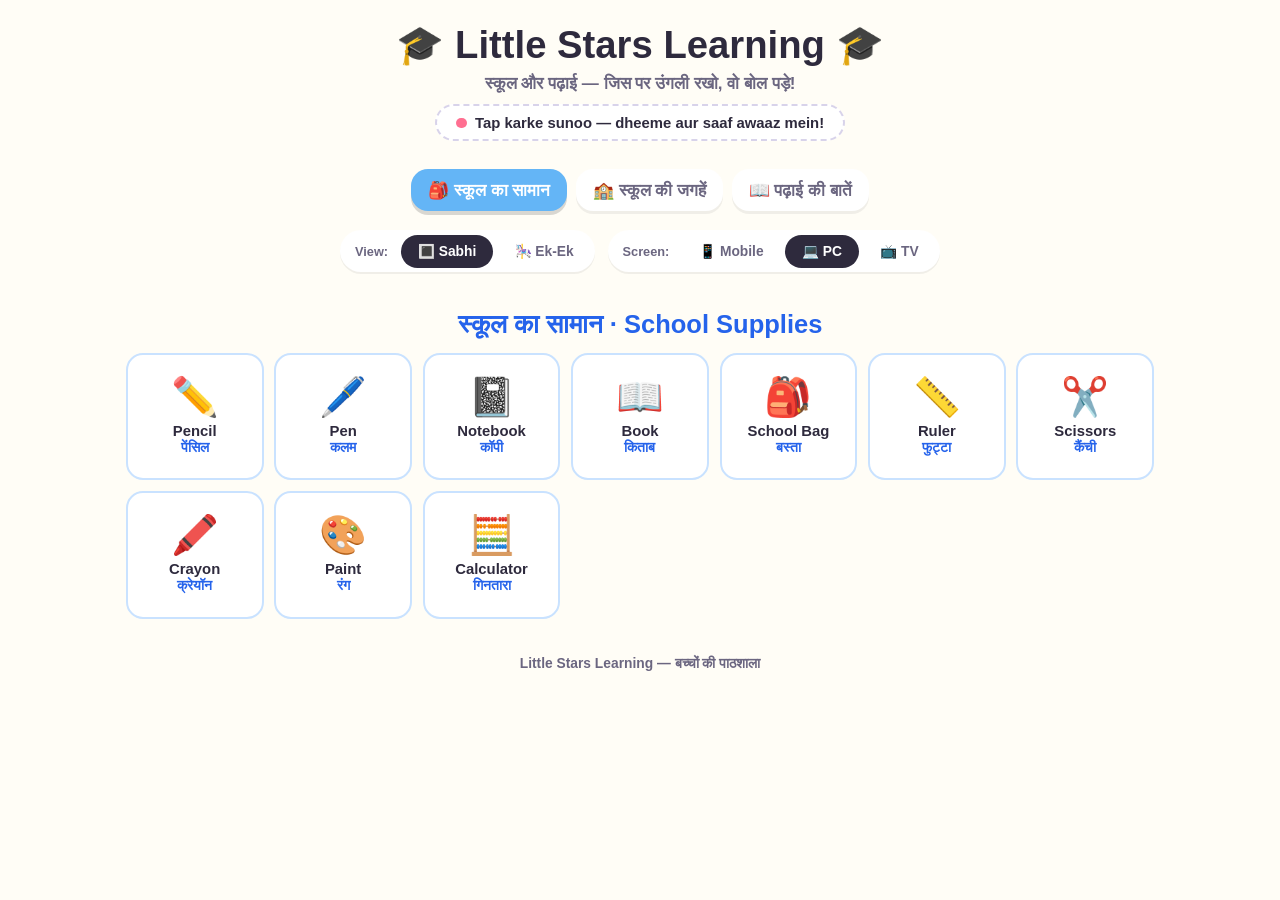
<file: assets/chart3.html>
<!DOCTYPE html>
<html lang="hi">
<head>
<meta charset="UTF-8">
<meta name="viewport" content="width=device-width, initial-scale=1.0">
<title>Little Stars Learning — School aur Padhai Chart</title>
<style>
  :root{
    --cream:#FFFDF6;
    --ink:#2E2A3D;
    --muted:#6b6680;
    --supplies:#2563eb;   --supplies-grad1:#BBDEFB; --supplies-grad2:#64B5F6;
    --places:#d2691e;     --places-grad1:#FFE0B2;  --places-grad2:#FFB74D;
    --activities:#2e7d32; --activities-grad1:#C8E6C9; --activities-grad2:#81C784;
  }
  html{ font-size:16px; }
  html.view-mobile{ font-size:15px; }
  html.view-pc{ font-size:17px; }
  html.view-tv{ font-size:27px; }
  *{box-sizing:border-box;}
  html,body{margin:0;padding:0;}
  body{
    background:var(--cream);
    font-family:'Baloo 2','Nunito','Segoe UI',Arial,sans-serif;
    color:var(--ink);
    -webkit-tap-highlight-color:transparent;
    padding-bottom:2.5rem;
    transition:font-size .15s ease;
  }
  header{ text-align:center; padding:1.375rem 1rem 0.625rem; }
  header h1{ margin:0; font-size:clamp(1.375rem,5vw,2.25rem); font-weight:800; }
  header p{ margin:0.375rem 0 0; color:var(--muted); font-weight:700; font-size:clamp(0.8125rem,3vw,1rem); }
  .hint{
    display:inline-flex; align-items:center; gap:0.5rem;
    background:#fff; border:2px dashed #d8d3ea; border-radius:999px;
    padding:0.5rem 1.125rem; margin-top:0.625rem; font-weight:700; font-size:0.875rem; color:var(--ink);
  }
  .hint .dot{ width:0.625rem;height:0.625rem;border-radius:50%; background:#FF6F91; animation:pulse 1.4s ease-in-out infinite; }
  @keyframes pulse{ 0%,100%{transform:scale(1);opacity:1;} 50%{transform:scale(1.6);opacity:.4;} }

  nav.tabs{
    display:flex; justify-content:center; flex-wrap:wrap; gap:0.5rem;
    padding:1rem 0.75rem 0.25rem; position:sticky; top:0; background:var(--cream); z-index:20;
  }
  nav.tabs button{
    border:none; cursor:pointer; font-family:inherit; font-weight:800;
    font-size:clamp(0.8125rem,2.6vw,1rem); padding:0.625rem 1rem; border-radius:1rem;
    background:#fff; color:var(--muted); box-shadow:0 3px 0 rgba(0,0,0,.06);
    display:flex;align-items:center;gap:0.375rem; transition:transform .15s ease;
  }
  nav.tabs button:active{ transform:scale(.95); }
  nav.tabs button.active{ color:#fff; box-shadow:0 4px 0 rgba(0,0,0,.15); }
  nav.tabs button[data-tab="supplies"].active{ background:var(--supplies-grad2); }
  nav.tabs button[data-tab="places"].active{ background:var(--places-grad2); }
  nav.tabs button[data-tab="activities"].active{ background:var(--activities-grad2); }

  .toolbar{
    display:flex; justify-content:center; flex-wrap:wrap; gap:0.75rem;
    margin:0.875rem auto 0.25rem;
  }
  .segmented{
    display:flex; align-items:center; gap:0.25rem;
    background:#fff; border-radius:999px; padding:0.25rem; box-shadow:0 2px 0 rgba(0,0,0,.06);
  }
  .segmented .seg-label{
    font-weight:800; font-size:0.75rem; color:var(--muted); padding:0 0.5rem 0 0.625rem;
  }
  .segmented button{
    border:none; background:transparent; cursor:pointer; font-family:inherit;
    font-weight:800; font-size:0.8125rem; padding:0.5rem 1rem; border-radius:999px; color:var(--muted);
    transition:transform .1s ease;
  }
  .segmented button:active{ transform:scale(.94); }
  .segmented button.active{ background:var(--ink); color:#fff; }

  main{ max-width:62.5rem; margin:0 auto; padding:0.875rem 1rem 0.5rem; }
  section.panel{ display:none; }
  section.panel.active{ display:block; animation:fadein .25s ease; }
  @keyframes fadein{ from{opacity:0; transform:translateY(6px);} to{opacity:1; transform:translateY(0);} }

  .section-title{ text-align:center; font-weight:800; font-size:clamp(1.125rem,3.6vw,1.5rem); margin:1.125rem 0 0.75rem; }
  .supplies .section-title{ color:var(--supplies); }
  .places .section-title{ color:var(--places); }
  .activities .section-title{ color:var(--activities); }

  .grid{ display:grid; gap:0.625rem; grid-template-columns:repeat(auto-fill,minmax(7.5rem,1fr)); }

  .card{
    background:#fff; border-radius:1rem; border:2px solid #eee; padding:0.625rem 0.375rem 0.75rem;
    text-align:center; cursor:pointer; user-select:none; position:relative;
    transition:transform .12s ease, box-shadow .12s ease;
    display:flex; flex-direction:column; align-items:center; justify-content:center; min-height:7.5rem;
  }
  .card:active{ transform:scale(.93); }
  .card.speaking{ animation:bounce .5s ease infinite alternate; }
  @keyframes bounce{ from{ transform:scale(1); } to{ transform:scale(1.08); } }
  .card .glow{ position:absolute; inset:-4px; border-radius:1.25rem; pointer-events:none; opacity:0; }
  .card.speaking .glow{
    opacity:1; box-shadow:0 0 0 4px currentColor, 0 0 22px 6px currentColor;
    animation:glowpulse 1s ease-in-out infinite;
  }
  @keyframes glowpulse{ 0%,100%{ opacity:.35; } 50%{ opacity:.85; } }
  .card .spark{ position:absolute; font-size:1rem; opacity:0; pointer-events:none; }
  .card.speaking .spark{ animation:spark-fly 0.9s ease-out infinite; }
  @keyframes spark-fly{
    0%{ opacity:1; transform:translate(0,0) scale(.6) rotate(0deg); }
    100%{ opacity:0; transform:translate(var(--dx),var(--dy)) scale(1.3) rotate(180deg); }
  }

  .item-cell{ min-height:7.5rem; }
  .item-cell.supplies-cell{ color:var(--supplies); border-color:#c9e2ff; }
  .item-cell.places-cell{ color:var(--places); border-color:#ffe3bf; }
  .item-cell.activities-cell{ color:var(--activities); border-color:#cdeccf; }
  .item-cell .emoji{ font-size:2.25rem; }
  .item-cell .name-en{ font-size:0.875rem; font-weight:800; color:var(--ink); margin-top:0.25rem;}
  .item-cell .name-hi{ font-size:0.8125rem; font-weight:700; }

  /* ---------- SINGLE / FLASHCARD VIEW ---------- */
  .single-wrap{ display:none; padding:0.625rem 0 1.125rem; }
  .single-nav-row{
    display:flex; align-items:center; justify-content:center; gap:0.625rem;
    max-width:32.5rem; margin:0 auto;
  }
  .nav-btn{
    flex:0 0 auto; width:3.25rem; height:3.25rem; border-radius:50%; border:none;
    background:#fff; box-shadow:0 4px 0 rgba(0,0,0,.1); font-size:1.375rem; cursor:pointer;
    display:flex; align-items:center; justify-content:center; color:var(--ink);
    transition:transform .12s ease;
  }
  .nav-btn:active{ transform:scale(.88); }
  .nav-btn:disabled{ opacity:.3; cursor:default; }

  .single-shell{
    flex:1 1 auto; max-width:21.25rem; min-height:17.5rem; border-radius:2rem; padding:1.625rem 1.125rem 1.375rem;
    text-align:center; position:relative; cursor:pointer; user-select:none;
    box-shadow:0 10px 0 rgba(0,0,0,.08);
    display:flex; flex-direction:column; align-items:center; justify-content:center; gap:0.375rem;
    transition:transform .12s ease;
  }
  .single-shell:active{ transform:scale(.97); }
  .single-shell.pulse{ animation:shellpulse 0.6s ease infinite alternate; }
  @keyframes shellpulse{ from{ box-shadow:0 10px 0 rgba(0,0,0,.08); } to{ box-shadow:0 10px 0 rgba(0,0,0,.08), 0 0 0 8px rgba(255,255,255,.55); } }

  .single-shell.theme-supplies{ background:linear-gradient(160deg,var(--supplies-grad1),var(--supplies-grad2)); }
  .single-shell.theme-places{ background:linear-gradient(160deg,var(--places-grad1),var(--places-grad2)); }
  .single-shell.theme-activities{ background:linear-gradient(160deg,var(--activities-grad1),var(--activities-grad2)); }

  .single-group-label{
    background:rgba(255,255,255,.55); color:var(--ink); font-weight:800; font-size:0.75rem;
    padding:0.25rem 0.875rem; border-radius:999px; margin-bottom:0.25rem;
  }
  .single-emoji{ font-size:5rem; line-height:1; }
  .single-sub-en{ font-size:1.5rem; font-weight:800; color:#fff; text-shadow:0 2px 0 rgba(0,0,0,.1); }
  .single-sub-hi{ font-size:1.625rem; font-weight:800; color:#3b2b00; background:rgba(255,255,255,.6); padding:0.125rem 0.875rem; border-radius:0.875rem; }
  .single-replay{
    margin-top:0.5rem; border:none; background:rgba(255,255,255,.75); border-radius:999px;
    font-weight:800; font-size:0.8125rem; padding:0.5rem 1rem; cursor:pointer; color:var(--ink);
    display:flex; align-items:center; gap:0.375rem;
  }
  .single-replay:active{ transform:scale(.93); }
  .single-progress{ text-align:center; margin-top:0.875rem; font-weight:800; color:var(--muted); font-size:0.875rem; }
  .single-progress .bar{
    width:13.75rem; height:0.5rem; background:#eee; border-radius:99px; margin:0.375rem auto 0; overflow:hidden;
  }
  .single-progress .bar-fill{ height:100%; background:var(--ink); border-radius:99px; transition:width .2s ease; }

  footer{ text-align:center; color:var(--muted); font-weight:700; font-size:0.8125rem; margin-top:1.625rem; }

  @media (max-width:380px){
    .grid{ grid-template-columns:repeat(auto-fill,minmax(6.5rem,1fr)); }
  }
  @media (min-width:1400px){
    main{ max-width:75rem; }
  }
</style>
</head>
<body>

<header>
  <h1>🎓 Little Stars Learning 🎓</h1>
  <p>स्कूल और पढ़ाई — जिस पर उंगली रखो, वो बोल पड़े!</p>
  <div class="hint"><span class="dot"></span> Tap karke sunoo — dheeme aur saaf awaaz mein!</div>
</header>

<nav class="tabs">
  <button data-tab="supplies" class="active">🎒 स्कूल का सामान</button>
  <button data-tab="places">🏫 स्कूल की जगहें</button>
  <button data-tab="activities">📖 पढ़ाई की बातें</button>
</nav>

<div class="toolbar">
  <div class="segmented" id="mode-toggle">
    <span class="seg-label">View:</span>
    <button data-mode="grid" class="active">🔳 Sabhi</button>
    <button data-mode="single">🎠 Ek-Ek</button>
  </div>
  <div class="segmented" id="screen-toggle">
    <span class="seg-label">Screen:</span>
    <button data-screen="mobile">📱 Mobile</button>
    <button data-screen="pc">💻 PC</button>
    <button data-screen="tv">📺 TV</button>
  </div>
</div>

<main>

  <section class="panel supplies active" id="panel-supplies">
    <div class="section-title">स्कूल का सामान · School Supplies</div>
    <div class="grid-wrap">
      <div class="grid" id="grid-supplies"></div>
    </div>
    <div class="single-wrap" id="single-supplies-wrap">
      <div class="single-nav-row">
        <button class="nav-btn" data-prev="supplies">◀</button>
        <div class="single-shell" id="single-supplies"></div>
        <button class="nav-btn" data-next="supplies">▶</button>
      </div>
      <div class="single-progress" id="progress-supplies"></div>
    </div>
  </section>

  <section class="panel places" id="panel-places">
    <div class="section-title">स्कूल की जगहें और लोग · School Places &amp; People</div>
    <div class="grid-wrap">
      <div class="grid" id="grid-places"></div>
    </div>
    <div class="single-wrap" id="single-places-wrap">
      <div class="single-nav-row">
        <button class="nav-btn" data-prev="places">◀</button>
        <div class="single-shell" id="single-places"></div>
        <button class="nav-btn" data-next="places">▶</button>
      </div>
      <div class="single-progress" id="progress-places"></div>
    </div>
  </section>

  <section class="panel activities" id="panel-activities">
    <div class="section-title">पढ़ाई की गतिविधियाँ और विषय · Study Activities &amp; Subjects</div>
    <div class="grid-wrap">
      <div class="grid" id="grid-activities"></div>
    </div>
    <div class="single-wrap" id="single-activities-wrap">
      <div class="single-nav-row">
        <button class="nav-btn" data-prev="activities">◀</button>
        <div class="single-shell" id="single-activities"></div>
        <button class="nav-btn" data-next="activities">▶</button>
      </div>
      <div class="single-progress" id="progress-activities"></div>
    </div>
  </section>

</main>

<footer>Little Stars Learning — बच्चों की पाठशाला</footer>

<script>
/* ================= SPEECH ENGINE (same as chart.html) ================= */
let voices = [];
function loadVoices(){ voices = window.speechSynthesis ? window.speechSynthesis.getVoices() : []; }
if ('speechSynthesis' in window){
  loadVoices();
  window.speechSynthesis.onvoiceschanged = loadVoices;
}
function pickVoice(lang){
  if(!voices.length) return null;
  let exact = voices.find(v => v.lang && v.lang.toLowerCase() === lang.toLowerCase());
  if(exact) return exact;
  let starts = voices.find(v => v.lang && v.lang.toLowerCase().startsWith(lang.slice(0,2)));
  return starts || null;
}
const EN_RATE = 0.62, EN_PITCH = 1.1;
const HI_RATE = 0.72, HI_PITCH = 1.1;
function speakOne(text, lang, rate, pitch){
  return new Promise((resolve) => {
    if(!('speechSynthesis' in window)){ resolve(); return; }
    const u = new SpeechSynthesisUtterance(text);
    u.lang = lang;
    const v = pickVoice(lang);
    if(v) u.voice = v;
    u.rate = rate;
    u.pitch = pitch;
    u.onend = resolve;
    u.onerror = resolve;
    window.speechSynthesis.speak(u);
  });
}
function pause(ms){ return new Promise(r => setTimeout(r, ms)); }
async function speakSequence(items){
  if('speechSynthesis' in window) window.speechSynthesis.cancel();
  for(let i=0;i<items.length;i++){
    const item = items[i];
    await speakOne(item.text, item.lang, item.rate, item.pitch);
    if(i < items.length-1) await pause(380);
  }
}
function enItem(text){ return {text, lang:'en-IN', rate:EN_RATE, pitch:EN_PITCH}; }
function hiItem(text){ return {text, lang:'hi-IN', rate:HI_RATE, pitch:HI_PITCH}; }

/* visual feedback while a grid card speaks */
function animateCard(card, colorHex){
  document.querySelectorAll('.card.speaking').forEach(c => c.classList.remove('speaking'));
  card.classList.add('speaking');
  card.style.color = colorHex;
  spawnSparks(card);
  clearTimeout(card._t);
  card._t = setTimeout(() => card.classList.remove('speaking'), 2600);
}
const sparkEmojis = ['✨','⭐','💫'];
function spawnSparks(card){
  card.querySelectorAll('.spark').forEach(o => o.remove());
  for(let i=0;i<4;i++){
    const s = document.createElement('span');
    s.className = 'spark';
    s.textContent = sparkEmojis[i % sparkEmojis.length];
    const angle = Math.random()*Math.PI*2;
    const dist = 30 + Math.random()*20;
    s.style.setProperty('--dx', (Math.cos(angle)*dist)+'px');
    s.style.setProperty('--dy', (Math.sin(angle)*dist)+'px');
    s.style.left = (40 + Math.random()*20 - 10) + '%';
    s.style.top = (40 + Math.random()*20 - 10) + '%';
    s.style.animationDelay = (i*0.08)+'s';
    card.appendChild(s);
  }
}
function makeCard(className, colorHex, innerHTML, onTap){
  const card = document.createElement('div');
  card.className = 'card ' + className;
  card.innerHTML = '<div class="glow"></div>' + innerHTML;
  card.addEventListener('click', () => { animateCard(card, colorHex); onTap(); });
  return card;
}

/* ================= DATA — SCHOOL & STUDIES ================= */
const suppliesData = [
  {en:'Pencil', hi:'पेंसिल', emoji:'✏️'},
  {en:'Pen', hi:'कलम', emoji:'🖊️'},
  {en:'Notebook', hi:'कॉपी', emoji:'📓'},
  {en:'Book', hi:'किताब', emoji:'📖'},
  {en:'School Bag', hi:'बस्ता', emoji:'🎒'},
  {en:'Ruler', hi:'फुट्टा', emoji:'📏'},
  {en:'Scissors', hi:'कैंची', emoji:'✂️'},
  {en:'Crayon', hi:'क्रेयॉन', emoji:'🖍️'},
  {en:'Paint', hi:'रंग', emoji:'🎨'},
  {en:'Calculator', hi:'गिनतारा', emoji:'🧮'},
];

const placesData = [
  {en:'School', hi:'स्कूल', emoji:'🏫'},
  {en:'Teacher', hi:'शिक्षक', emoji:'🧑‍🏫'},
  {en:'Student', hi:'विद्यार्थी', emoji:'🧑‍🎓'},
  {en:'School Bus', hi:'स्कूल बस', emoji:'🚌'},
  {en:'Library', hi:'पुस्तकालय', emoji:'📚'},
  {en:'Playground', hi:'खेल का मैदान', emoji:'🛝'},
  {en:'Bell', hi:'घंटी', emoji:'🔔'},
  {en:'Uniform', hi:'वर्दी', emoji:'👕'},
  {en:'Timetable', hi:'समय सारणी', emoji:'⏰'},
  {en:'Certificate', hi:'प्रमाण पत्र', emoji:'📜'},
];

const activitiesData = [
  {en:'Reading', hi:'पढ़ना', emoji:'📖'},
  {en:'Writing', hi:'लिखना', emoji:'✍️'},
  {en:'Drawing', hi:'चित्रकला', emoji:'🖼️'},
  {en:'Homework', hi:'गृहकार्य', emoji:'📝'},
  {en:'Exam', hi:'परीक्षा', emoji:'💯'},
  {en:'Mathematics', hi:'गणित', emoji:'🔢'},
  {en:'Science', hi:'विज्ञान', emoji:'🔬'},
  {en:'Music', hi:'संगीत', emoji:'🎵'},
  {en:'Sports', hi:'खेल', emoji:'⚽'},
  {en:'Prize', hi:'इनाम', emoji:'🏆'},
];

/* ================= GRID RENDER ================= */
function renderGrid(containerId, data, cellClass, colorVar){
  const container = document.getElementById(containerId);
  data.forEach(({en, hi, emoji}) => {
    const card = makeCard('item-cell ' + cellClass, colorVar,
      `<div class="emoji">${emoji}</div><div class="name-en">${en}</div><div class="name-hi">${hi}</div>`,
      () => speakSequence([enItem(en), hiItem(hi)])
    );
    container.appendChild(card);
  });
}
renderGrid('grid-supplies', suppliesData, 'supplies-cell', 'var(--supplies)');
renderGrid('grid-places', placesData, 'places-cell', 'var(--places)');
renderGrid('grid-activities', activitiesData, 'activities-cell', 'var(--activities)');

/* ================= SINGLE / FLASHCARD VIEW ================= */
const singleState = {
  supplies:   { data: suppliesData,   index: 0 },
  places:     { data: placesData,     index: 0 },
  activities: { data: activitiesData, index: 0 },
};

function renderSingle(tab, autoSpeak){
  const state = singleState[tab];
  const item = state.data[state.index];
  const shell = document.getElementById('single-' + tab);
  const progress = document.getElementById('progress-' + tab);

  const html = `<div class="single-emoji">${item.emoji}</div>
                <div class="single-sub-en">${item.en}</div>
                <div class="single-sub-hi">${item.hi}</div>`;
  const speakItems = [enItem(item.en), hiItem(item.hi)];

  shell.className = 'single-shell theme-' + tab;
  shell.innerHTML = html + `<button class="single-replay">🔊 Dobara Suno</button>`;
  shell.onclick = () => { doSpeak(); };
  shell.querySelector('.single-replay').onclick = (e) => { e.stopPropagation(); doSpeak(); };

  function doSpeak(){
    shell.classList.add('pulse');
    speakSequence(speakItems).then(() => shell.classList.remove('pulse'));
  }

  const pct = Math.round(((state.index+1) / state.data.length) * 100);
  progress.innerHTML = `${state.index+1} / ${state.data.length}
    <div class="bar"><div class="bar-fill" style="width:${pct}%"></div></div>`;

  document.querySelector(`[data-prev="${tab}"]`).disabled = state.index === 0;
  document.querySelector(`[data-next="${tab}"]`).disabled = state.index === state.data.length - 1;

  if(autoSpeak) doSpeak();
}

document.querySelectorAll('[data-prev]').forEach(btn => {
  btn.addEventListener('click', () => {
    const tab = btn.dataset.prev;
    const state = singleState[tab];
    if(state.index > 0){ state.index--; renderSingle(tab, true); }
  });
});
document.querySelectorAll('[data-next]').forEach(btn => {
  btn.addEventListener('click', () => {
    const tab = btn.dataset.next;
    const state = singleState[tab];
    if(state.index < state.data.length - 1){ state.index++; renderSingle(tab, true); }
  });
});

document.addEventListener('keydown', (e) => {
  if(viewMode !== 'single') return;
  const tab = currentTab;
  if(e.key === 'ArrowRight') document.querySelector(`[data-next="${tab}"]`).click();
  if(e.key === 'ArrowLeft') document.querySelector(`[data-prev="${tab}"]`).click();
});

['supplies','places','activities'].forEach(tab => {
  const shell = document.getElementById('single-' + tab);
  let startX = null;
  shell.addEventListener('touchstart', (e) => { startX = e.touches[0].clientX; }, {passive:true});
  shell.addEventListener('touchend', (e) => {
    if(startX === null) return;
    const dx = e.changedTouches[0].clientX - startX;
    if(Math.abs(dx) > 45){
      const btn = dx < 0 ? document.querySelector(`[data-next="${tab}"]`) : document.querySelector(`[data-prev="${tab}"]`);
      if(btn && !btn.disabled) btn.click();
    }
    startX = null;
  });
});

Object.keys(singleState).forEach(tab => renderSingle(tab, false));

/* ================= TAB + MODE + SCREEN SWITCHING ================= */
let currentTab = 'supplies';
let viewMode = 'grid';

document.querySelectorAll('nav.tabs button').forEach(btn => {
  btn.addEventListener('click', () => {
    document.querySelectorAll('nav.tabs button').forEach(b => b.classList.remove('active'));
    document.querySelectorAll('section.panel').forEach(p => p.classList.remove('active'));
    btn.classList.add('active');
    currentTab = btn.dataset.tab;
    document.getElementById('panel-' + currentTab).classList.add('active');
    if('speechSynthesis' in window) window.speechSynthesis.cancel();
  });
});

document.getElementById('mode-toggle').querySelectorAll('button[data-mode]').forEach(btn => {
  btn.addEventListener('click', () => {
    document.getElementById('mode-toggle').querySelectorAll('button[data-mode]').forEach(b => b.classList.remove('active'));
    btn.classList.add('active');
    viewMode = btn.dataset.mode;
    document.querySelectorAll('.grid-wrap').forEach(el => el.style.display = viewMode === 'grid' ? '' : 'none');
    document.querySelectorAll('.single-wrap').forEach(el => el.style.display = viewMode === 'single' ? 'block' : 'none');
    if('speechSynthesis' in window) window.speechSynthesis.cancel();
  });
});

function setScreenMode(mode){
  document.documentElement.classList.remove('view-mobile','view-pc','view-tv');
  document.documentElement.classList.add('view-' + mode);
  document.getElementById('screen-toggle').querySelectorAll('button[data-screen]').forEach(b => {
    b.classList.toggle('active', b.dataset.screen === mode);
  });
}
document.getElementById('screen-toggle').querySelectorAll('button[data-screen]').forEach(btn => {
  btn.addEventListener('click', () => setScreenMode(btn.dataset.screen));
});
setScreenMode(window.innerWidth < 700 ? 'mobile' : (window.innerWidth > 1400 ? 'pc' : 'pc'));
</script>
</body>
</html>
</file>
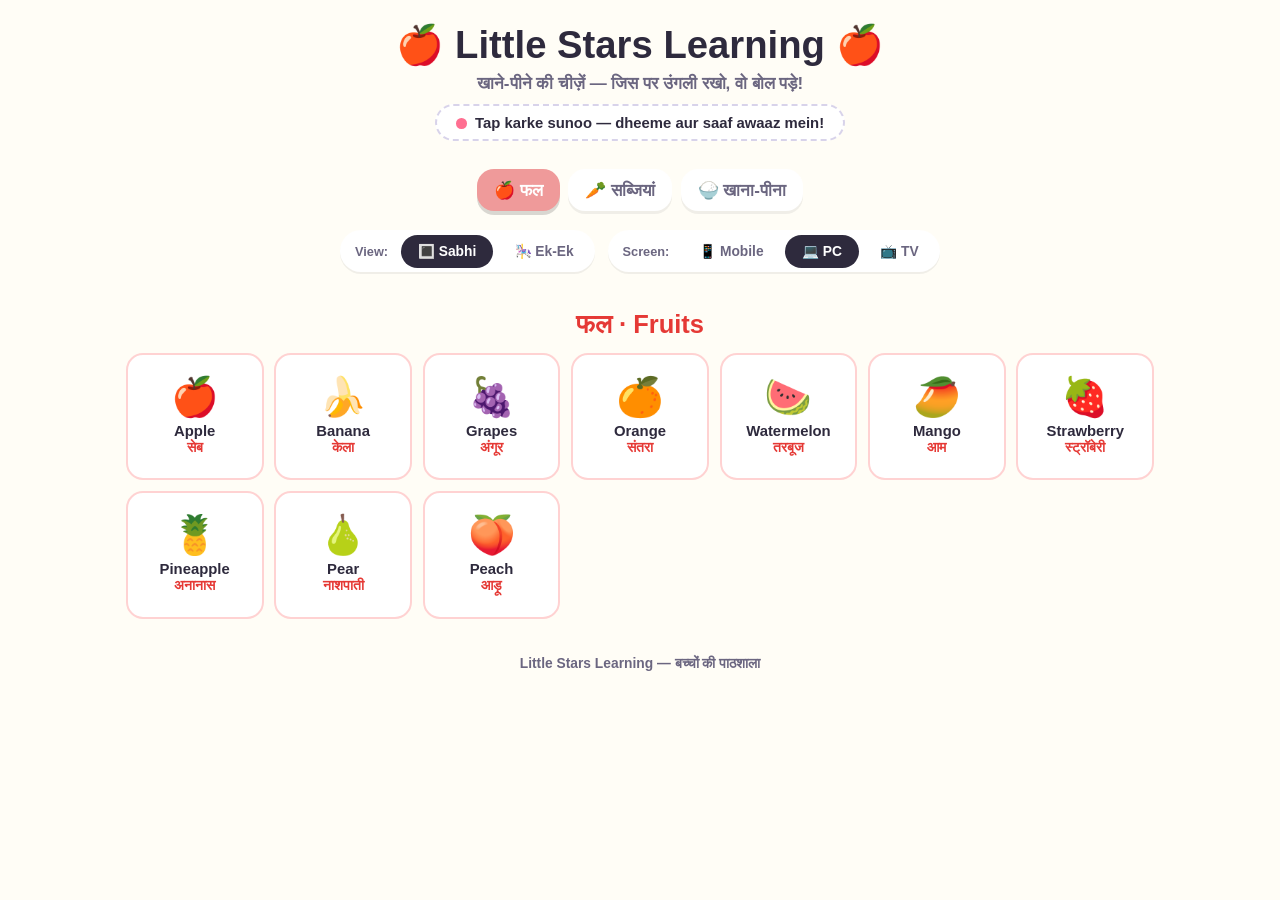
<file: assets/chart4.html>
<!DOCTYPE html>
<html lang="hi">
<head>
<meta charset="UTF-8">
<meta name="viewport" content="width=device-width, initial-scale=1.0">
<title>Little Stars Learning — Khana Peena Chart</title>
<style>
  :root{
    --cream:#FFFDF6;
    --ink:#2E2A3D;
    --muted:#6b6680;
    --fruits:#e53935;  --fruits-grad1:#FFCDD2; --fruits-grad2:#EF9A9A;
    --veggies:#388e3c; --veggies-grad1:#C8E6C9; --veggies-grad2:#81C784;
    --food:#a1660b;    --food-grad1:#FFE8B3;    --food-grad2:#FFC857;
  }
  html{ font-size:16px; }
  html.view-mobile{ font-size:15px; }
  html.view-pc{ font-size:17px; }
  html.view-tv{ font-size:27px; }
  *{box-sizing:border-box;}
  html,body{margin:0;padding:0;}
  body{
    background:var(--cream);
    font-family:'Baloo 2','Nunito','Segoe UI',Arial,sans-serif;
    color:var(--ink);
    -webkit-tap-highlight-color:transparent;
    padding-bottom:2.5rem;
    transition:font-size .15s ease;
  }
  header{ text-align:center; padding:1.375rem 1rem 0.625rem; }
  header h1{ margin:0; font-size:clamp(1.375rem,5vw,2.25rem); font-weight:800; }
  header p{ margin:0.375rem 0 0; color:var(--muted); font-weight:700; font-size:clamp(0.8125rem,3vw,1rem); }
  .hint{
    display:inline-flex; align-items:center; gap:0.5rem;
    background:#fff; border:2px dashed #d8d3ea; border-radius:999px;
    padding:0.5rem 1.125rem; margin-top:0.625rem; font-weight:700; font-size:0.875rem; color:var(--ink);
  }
  .hint .dot{ width:0.625rem;height:0.625rem;border-radius:50%; background:#FF6F91; animation:pulse 1.4s ease-in-out infinite; }
  @keyframes pulse{ 0%,100%{transform:scale(1);opacity:1;} 50%{transform:scale(1.6);opacity:.4;} }

  nav.tabs{
    display:flex; justify-content:center; flex-wrap:wrap; gap:0.5rem;
    padding:1rem 0.75rem 0.25rem; position:sticky; top:0; background:var(--cream); z-index:20;
  }
  nav.tabs button{
    border:none; cursor:pointer; font-family:inherit; font-weight:800;
    font-size:clamp(0.8125rem,2.6vw,1rem); padding:0.625rem 1rem; border-radius:1rem;
    background:#fff; color:var(--muted); box-shadow:0 3px 0 rgba(0,0,0,.06);
    display:flex;align-items:center;gap:0.375rem; transition:transform .15s ease;
  }
  nav.tabs button:active{ transform:scale(.95); }
  nav.tabs button.active{ color:#fff; box-shadow:0 4px 0 rgba(0,0,0,.15); }
  nav.tabs button[data-tab="fruits"].active{ background:var(--fruits-grad2); }
  nav.tabs button[data-tab="veggies"].active{ background:var(--veggies-grad2); }
  nav.tabs button[data-tab="food"].active{ background:var(--food-grad2); }

  .toolbar{
    display:flex; justify-content:center; flex-wrap:wrap; gap:0.75rem;
    margin:0.875rem auto 0.25rem;
  }
  .segmented{
    display:flex; align-items:center; gap:0.25rem;
    background:#fff; border-radius:999px; padding:0.25rem; box-shadow:0 2px 0 rgba(0,0,0,.06);
  }
  .segmented .seg-label{
    font-weight:800; font-size:0.75rem; color:var(--muted); padding:0 0.5rem 0 0.625rem;
  }
  .segmented button{
    border:none; background:transparent; cursor:pointer; font-family:inherit;
    font-weight:800; font-size:0.8125rem; padding:0.5rem 1rem; border-radius:999px; color:var(--muted);
    transition:transform .1s ease;
  }
  .segmented button:active{ transform:scale(.94); }
  .segmented button.active{ background:var(--ink); color:#fff; }

  main{ max-width:62.5rem; margin:0 auto; padding:0.875rem 1rem 0.5rem; }
  section.panel{ display:none; }
  section.panel.active{ display:block; animation:fadein .25s ease; }
  @keyframes fadein{ from{opacity:0; transform:translateY(6px);} to{opacity:1; transform:translateY(0);} }

  .section-title{ text-align:center; font-weight:800; font-size:clamp(1.125rem,3.6vw,1.5rem); margin:1.125rem 0 0.75rem; }
  .fruits .section-title{ color:var(--fruits); }
  .veggies .section-title{ color:var(--veggies); }
  .food .section-title{ color:var(--food); }

  .grid{ display:grid; gap:0.625rem; grid-template-columns:repeat(auto-fill,minmax(7.5rem,1fr)); }

  .card{
    background:#fff; border-radius:1rem; border:2px solid #eee; padding:0.625rem 0.375rem 0.75rem;
    text-align:center; cursor:pointer; user-select:none; position:relative;
    transition:transform .12s ease, box-shadow .12s ease;
    display:flex; flex-direction:column; align-items:center; justify-content:center; min-height:7.5rem;
  }
  .card:active{ transform:scale(.93); }
  .card.speaking{ animation:bounce .5s ease infinite alternate; }
  @keyframes bounce{ from{ transform:scale(1); } to{ transform:scale(1.08); } }
  .card .glow{ position:absolute; inset:-4px; border-radius:1.25rem; pointer-events:none; opacity:0; }
  .card.speaking .glow{
    opacity:1; box-shadow:0 0 0 4px currentColor, 0 0 22px 6px currentColor;
    animation:glowpulse 1s ease-in-out infinite;
  }
  @keyframes glowpulse{ 0%,100%{ opacity:.35; } 50%{ opacity:.85; } }
  .card .spark{ position:absolute; font-size:1rem; opacity:0; pointer-events:none; }
  .card.speaking .spark{ animation:spark-fly 0.9s ease-out infinite; }
  @keyframes spark-fly{
    0%{ opacity:1; transform:translate(0,0) scale(.6) rotate(0deg); }
    100%{ opacity:0; transform:translate(var(--dx),var(--dy)) scale(1.3) rotate(180deg); }
  }

  .item-cell{ min-height:7.5rem; }
  .item-cell.fruits-cell{ color:var(--fruits); border-color:#ffd2d2; }
  .item-cell.veggies-cell{ color:var(--veggies); border-color:#cdeccf; }
  .item-cell.food-cell{ color:var(--food); border-color:#ffe8b3; }
  .item-cell .emoji{ font-size:2.25rem; }
  .item-cell .name-en{ font-size:0.875rem; font-weight:800; color:var(--ink); margin-top:0.25rem;}
  .item-cell .name-hi{ font-size:0.8125rem; font-weight:700; }

  /* ---------- SINGLE / FLASHCARD VIEW ---------- */
  .single-wrap{ display:none; padding:0.625rem 0 1.125rem; }
  .single-nav-row{
    display:flex; align-items:center; justify-content:center; gap:0.625rem;
    max-width:32.5rem; margin:0 auto;
  }
  .nav-btn{
    flex:0 0 auto; width:3.25rem; height:3.25rem; border-radius:50%; border:none;
    background:#fff; box-shadow:0 4px 0 rgba(0,0,0,.1); font-size:1.375rem; cursor:pointer;
    display:flex; align-items:center; justify-content:center; color:var(--ink);
    transition:transform .12s ease;
  }
  .nav-btn:active{ transform:scale(.88); }
  .nav-btn:disabled{ opacity:.3; cursor:default; }

  .single-shell{
    flex:1 1 auto; max-width:21.25rem; min-height:17.5rem; border-radius:2rem; padding:1.625rem 1.125rem 1.375rem;
    text-align:center; position:relative; cursor:pointer; user-select:none;
    box-shadow:0 10px 0 rgba(0,0,0,.08);
    display:flex; flex-direction:column; align-items:center; justify-content:center; gap:0.375rem;
    transition:transform .12s ease;
  }
  .single-shell:active{ transform:scale(.97); }
  .single-shell.pulse{ animation:shellpulse 0.6s ease infinite alternate; }
  @keyframes shellpulse{ from{ box-shadow:0 10px 0 rgba(0,0,0,.08); } to{ box-shadow:0 10px 0 rgba(0,0,0,.08), 0 0 0 8px rgba(255,255,255,.55); } }

  .single-shell.theme-fruits{ background:linear-gradient(160deg,var(--fruits-grad1),var(--fruits-grad2)); }
  .single-shell.theme-veggies{ background:linear-gradient(160deg,var(--veggies-grad1),var(--veggies-grad2)); }
  .single-shell.theme-food{ background:linear-gradient(160deg,var(--food-grad1),var(--food-grad2)); }

  .single-group-label{
    background:rgba(255,255,255,.55); color:var(--ink); font-weight:800; font-size:0.75rem;
    padding:0.25rem 0.875rem; border-radius:999px; margin-bottom:0.25rem;
  }
  .single-emoji{ font-size:5rem; line-height:1; }
  .single-sub-en{ font-size:1.5rem; font-weight:800; color:#fff; text-shadow:0 2px 0 rgba(0,0,0,.1); }
  .single-sub-hi{ font-size:1.625rem; font-weight:800; color:#3b2b00; background:rgba(255,255,255,.6); padding:0.125rem 0.875rem; border-radius:0.875rem; }
  .single-replay{
    margin-top:0.5rem; border:none; background:rgba(255,255,255,.75); border-radius:999px;
    font-weight:800; font-size:0.8125rem; padding:0.5rem 1rem; cursor:pointer; color:var(--ink);
    display:flex; align-items:center; gap:0.375rem;
  }
  .single-replay:active{ transform:scale(.93); }
  .single-progress{ text-align:center; margin-top:0.875rem; font-weight:800; color:var(--muted); font-size:0.875rem; }
  .single-progress .bar{
    width:13.75rem; height:0.5rem; background:#eee; border-radius:99px; margin:0.375rem auto 0; overflow:hidden;
  }
  .single-progress .bar-fill{ height:100%; background:var(--ink); border-radius:99px; transition:width .2s ease; }

  footer{ text-align:center; color:var(--muted); font-weight:700; font-size:0.8125rem; margin-top:1.625rem; }

  @media (max-width:380px){
    .grid{ grid-template-columns:repeat(auto-fill,minmax(6.5rem,1fr)); }
  }
  @media (min-width:1400px){
    main{ max-width:75rem; }
  }
</style>
</head>
<body>

<header>
  <h1>🍎 Little Stars Learning 🍎</h1>
  <p>खाने-पीने की चीज़ें — जिस पर उंगली रखो, वो बोल पड़े!</p>
  <div class="hint"><span class="dot"></span> Tap karke sunoo — dheeme aur saaf awaaz mein!</div>
</header>

<nav class="tabs">
  <button data-tab="fruits" class="active">🍎 फल</button>
  <button data-tab="veggies">🥕 सब्जियां</button>
  <button data-tab="food">🍚 खाना-पीना</button>
</nav>

<div class="toolbar">
  <div class="segmented" id="mode-toggle">
    <span class="seg-label">View:</span>
    <button data-mode="grid" class="active">🔳 Sabhi</button>
    <button data-mode="single">🎠 Ek-Ek</button>
  </div>
  <div class="segmented" id="screen-toggle">
    <span class="seg-label">Screen:</span>
    <button data-screen="mobile">📱 Mobile</button>
    <button data-screen="pc">💻 PC</button>
    <button data-screen="tv">📺 TV</button>
  </div>
</div>

<main>

  <section class="panel fruits active" id="panel-fruits">
    <div class="section-title">फल · Fruits</div>
    <div class="grid-wrap">
      <div class="grid" id="grid-fruits"></div>
    </div>
    <div class="single-wrap" id="single-fruits-wrap">
      <div class="single-nav-row">
        <button class="nav-btn" data-prev="fruits">◀</button>
        <div class="single-shell" id="single-fruits"></div>
        <button class="nav-btn" data-next="fruits">▶</button>
      </div>
      <div class="single-progress" id="progress-fruits"></div>
    </div>
  </section>

  <section class="panel veggies" id="panel-veggies">
    <div class="section-title">सब्जियां · Vegetables</div>
    <div class="grid-wrap">
      <div class="grid" id="grid-veggies"></div>
    </div>
    <div class="single-wrap" id="single-veggies-wrap">
      <div class="single-nav-row">
        <button class="nav-btn" data-prev="veggies">◀</button>
        <div class="single-shell" id="single-veggies"></div>
        <button class="nav-btn" data-next="veggies">▶</button>
      </div>
      <div class="single-progress" id="progress-veggies"></div>
    </div>
  </section>

  <section class="panel food" id="panel-food">
    <div class="section-title">खाना और पेय पदार्थ · Food &amp; Drinks</div>
    <div class="grid-wrap">
      <div class="grid" id="grid-food"></div>
    </div>
    <div class="single-wrap" id="single-food-wrap">
      <div class="single-nav-row">
        <button class="nav-btn" data-prev="food">◀</button>
        <div class="single-shell" id="single-food"></div>
        <button class="nav-btn" data-next="food">▶</button>
      </div>
      <div class="single-progress" id="progress-food"></div>
    </div>
  </section>

</main>

<footer>Little Stars Learning — बच्चों की पाठशाला</footer>

<script>
/* ================= SPEECH ENGINE (same as chart.html) ================= */
let voices = [];
function loadVoices(){ voices = window.speechSynthesis ? window.speechSynthesis.getVoices() : []; }
if ('speechSynthesis' in window){
  loadVoices();
  window.speechSynthesis.onvoiceschanged = loadVoices;
}
function pickVoice(lang){
  if(!voices.length) return null;
  let exact = voices.find(v => v.lang && v.lang.toLowerCase() === lang.toLowerCase());
  if(exact) return exact;
  let starts = voices.find(v => v.lang && v.lang.toLowerCase().startsWith(lang.slice(0,2)));
  return starts || null;
}
const EN_RATE = 0.62, EN_PITCH = 1.1;
const HI_RATE = 0.72, HI_PITCH = 1.1;
function speakOne(text, lang, rate, pitch){
  return new Promise((resolve) => {
    if(!('speechSynthesis' in window)){ resolve(); return; }
    const u = new SpeechSynthesisUtterance(text);
    u.lang = lang;
    const v = pickVoice(lang);
    if(v) u.voice = v;
    u.rate = rate;
    u.pitch = pitch;
    u.onend = resolve;
    u.onerror = resolve;
    window.speechSynthesis.speak(u);
  });
}
function pause(ms){ return new Promise(r => setTimeout(r, ms)); }
async function speakSequence(items){
  if('speechSynthesis' in window) window.speechSynthesis.cancel();
  for(let i=0;i<items.length;i++){
    const item = items[i];
    await speakOne(item.text, item.lang, item.rate, item.pitch);
    if(i < items.length-1) await pause(380);
  }
}
function enItem(text){ return {text, lang:'en-IN', rate:EN_RATE, pitch:EN_PITCH}; }
function hiItem(text){ return {text, lang:'hi-IN', rate:HI_RATE, pitch:HI_PITCH}; }

/* visual feedback while a grid card speaks */
function animateCard(card, colorHex){
  document.querySelectorAll('.card.speaking').forEach(c => c.classList.remove('speaking'));
  card.classList.add('speaking');
  card.style.color = colorHex;
  spawnSparks(card);
  clearTimeout(card._t);
  card._t = setTimeout(() => card.classList.remove('speaking'), 2600);
}
const sparkEmojis = ['✨','⭐','💫'];
function spawnSparks(card){
  card.querySelectorAll('.spark').forEach(o => o.remove());
  for(let i=0;i<4;i++){
    const s = document.createElement('span');
    s.className = 'spark';
    s.textContent = sparkEmojis[i % sparkEmojis.length];
    const angle = Math.random()*Math.PI*2;
    const dist = 30 + Math.random()*20;
    s.style.setProperty('--dx', (Math.cos(angle)*dist)+'px');
    s.style.setProperty('--dy', (Math.sin(angle)*dist)+'px');
    s.style.left = (40 + Math.random()*20 - 10) + '%';
    s.style.top = (40 + Math.random()*20 - 10) + '%';
    s.style.animationDelay = (i*0.08)+'s';
    card.appendChild(s);
  }
}
function makeCard(className, colorHex, innerHTML, onTap){
  const card = document.createElement('div');
  card.className = 'card ' + className;
  card.innerHTML = '<div class="glow"></div>' + innerHTML;
  card.addEventListener('click', () => { animateCard(card, colorHex); onTap(); });
  return card;
}

/* ================= DATA — FOOD & DRINKS ================= */
const fruitsData = [
  {en:'Apple', hi:'सेब', emoji:'🍎'},
  {en:'Banana', hi:'केला', emoji:'🍌'},
  {en:'Grapes', hi:'अंगूर', emoji:'🍇'},
  {en:'Orange', hi:'संतरा', emoji:'🍊'},
  {en:'Watermelon', hi:'तरबूज', emoji:'🍉'},
  {en:'Mango', hi:'आम', emoji:'🥭'},
  {en:'Strawberry', hi:'स्ट्रॉबेरी', emoji:'🍓'},
  {en:'Pineapple', hi:'अनानास', emoji:'🍍'},
  {en:'Pear', hi:'नाशपाती', emoji:'🍐'},
  {en:'Peach', hi:'आड़ू', emoji:'🍑'},
];

const veggiesData = [
  {en:'Carrot', hi:'गाजर', emoji:'🥕'},
  {en:'Potato', hi:'आलू', emoji:'🥔'},
  {en:'Tomato', hi:'टमाटर', emoji:'🍅'},
  {en:'Brinjal', hi:'बैंगन', emoji:'🍆'},
  {en:'Broccoli', hi:'ब्रोकली', emoji:'🥦'},
  {en:'Corn', hi:'मक्का', emoji:'🌽'},
  {en:'Onion', hi:'प्याज', emoji:'🧅'},
  {en:'Garlic', hi:'लहसुन', emoji:'🧄'},
  {en:'Cucumber', hi:'खीरा', emoji:'🥒'},
  {en:'Capsicum', hi:'शिमला मिर्च', emoji:'🫑'},
];

const foodData = [
  {en:'Rice', hi:'चावल', emoji:'🍚'},
  {en:'Roti', hi:'रोटी', emoji:'🫓'},
  {en:'Dal', hi:'दाल', emoji:'🍲'},
  {en:'Milk', hi:'दूध', emoji:'🥛'},
  {en:'Water', hi:'पानी', emoji:'💧'},
  {en:'Tea', hi:'चाय', emoji:'☕'},
  {en:'Juice', hi:'जूस', emoji:'🧃'},
  {en:'Bread', hi:'ब्रेड', emoji:'🍞'},
  {en:'Egg', hi:'अंडा', emoji:'🥚'},
  {en:'Ice Cream', hi:'आइसक्रीम', emoji:'🍦'},
  {en:'Cake', hi:'केक', emoji:'🎂'},
  {en:'Sweets', hi:'मिठाई', emoji:'🍬'},
];

/* ================= GRID RENDER ================= */
function renderGrid(containerId, data, cellClass, colorVar){
  const container = document.getElementById(containerId);
  data.forEach(({en, hi, emoji}) => {
    const card = makeCard('item-cell ' + cellClass, colorVar,
      `<div class="emoji">${emoji}</div><div class="name-en">${en}</div><div class="name-hi">${hi}</div>`,
      () => speakSequence([enItem(en), hiItem(hi)])
    );
    container.appendChild(card);
  });
}
renderGrid('grid-fruits', fruitsData, 'fruits-cell', 'var(--fruits)');
renderGrid('grid-veggies', veggiesData, 'veggies-cell', 'var(--veggies)');
renderGrid('grid-food', foodData, 'food-cell', 'var(--food)');

/* ================= SINGLE / FLASHCARD VIEW ================= */
const singleState = {
  fruits:  { data: fruitsData,  index: 0 },
  veggies: { data: veggiesData, index: 0 },
  food:    { data: foodData,    index: 0 },
};

function renderSingle(tab, autoSpeak){
  const state = singleState[tab];
  const item = state.data[state.index];
  const shell = document.getElementById('single-' + tab);
  const progress = document.getElementById('progress-' + tab);

  const html = `<div class="single-emoji">${item.emoji}</div>
                <div class="single-sub-en">${item.en}</div>
                <div class="single-sub-hi">${item.hi}</div>`;
  const speakItems = [enItem(item.en), hiItem(item.hi)];

  shell.className = 'single-shell theme-' + tab;
  shell.innerHTML = html + `<button class="single-replay">🔊 Dobara Suno</button>`;
  shell.onclick = () => { doSpeak(); };
  shell.querySelector('.single-replay').onclick = (e) => { e.stopPropagation(); doSpeak(); };

  function doSpeak(){
    shell.classList.add('pulse');
    speakSequence(speakItems).then(() => shell.classList.remove('pulse'));
  }

  const pct = Math.round(((state.index+1) / state.data.length) * 100);
  progress.innerHTML = `${state.index+1} / ${state.data.length}
    <div class="bar"><div class="bar-fill" style="width:${pct}%"></div></div>`;

  document.querySelector(`[data-prev="${tab}"]`).disabled = state.index === 0;
  document.querySelector(`[data-next="${tab}"]`).disabled = state.index === state.data.length - 1;

  if(autoSpeak) doSpeak();
}

document.querySelectorAll('[data-prev]').forEach(btn => {
  btn.addEventListener('click', () => {
    const tab = btn.dataset.prev;
    const state = singleState[tab];
    if(state.index > 0){ state.index--; renderSingle(tab, true); }
  });
});
document.querySelectorAll('[data-next]').forEach(btn => {
  btn.addEventListener('click', () => {
    const tab = btn.dataset.next;
    const state = singleState[tab];
    if(state.index < state.data.length - 1){ state.index++; renderSingle(tab, true); }
  });
});

document.addEventListener('keydown', (e) => {
  if(viewMode !== 'single') return;
  const tab = currentTab;
  if(e.key === 'ArrowRight') document.querySelector(`[data-next="${tab}"]`).click();
  if(e.key === 'ArrowLeft') document.querySelector(`[data-prev="${tab}"]`).click();
});

['fruits','veggies','food'].forEach(tab => {
  const shell = document.getElementById('single-' + tab);
  let startX = null;
  shell.addEventListener('touchstart', (e) => { startX = e.touches[0].clientX; }, {passive:true});
  shell.addEventListener('touchend', (e) => {
    if(startX === null) return;
    const dx = e.changedTouches[0].clientX - startX;
    if(Math.abs(dx) > 45){
      const btn = dx < 0 ? document.querySelector(`[data-next="${tab}"]`) : document.querySelector(`[data-prev="${tab}"]`);
      if(btn && !btn.disabled) btn.click();
    }
    startX = null;
  });
});

Object.keys(singleState).forEach(tab => renderSingle(tab, false));

/* ================= TAB + MODE + SCREEN SWITCHING ================= */
let currentTab = 'fruits';
let viewMode = 'grid';

document.querySelectorAll('nav.tabs button').forEach(btn => {
  btn.addEventListener('click', () => {
    document.querySelectorAll('nav.tabs button').forEach(b => b.classList.remove('active'));
    document.querySelectorAll('section.panel').forEach(p => p.classList.remove('active'));
    btn.classList.add('active');
    currentTab = btn.dataset.tab;
    document.getElementById('panel-' + currentTab).classList.add('active');
    if('speechSynthesis' in window) window.speechSynthesis.cancel();
  });
});

document.getElementById('mode-toggle').querySelectorAll('button[data-mode]').forEach(btn => {
  btn.addEventListener('click', () => {
    document.getElementById('mode-toggle').querySelectorAll('button[data-mode]').forEach(b => b.classList.remove('active'));
    btn.classList.add('active');
    viewMode = btn.dataset.mode;
    document.querySelectorAll('.grid-wrap').forEach(el => el.style.display = viewMode === 'grid' ? '' : 'none');
    document.querySelectorAll('.single-wrap').forEach(el => el.style.display = viewMode === 'single' ? 'block' : 'none');
    if('speechSynthesis' in window) window.speechSynthesis.cancel();
  });
});

function setScreenMode(mode){
  document.documentElement.classList.remove('view-mobile','view-pc','view-tv');
  document.documentElement.classList.add('view-' + mode);
  document.getElementById('screen-toggle').querySelectorAll('button[data-screen]').forEach(b => {
    b.classList.toggle('active', b.dataset.screen === mode);
  });
}
document.getElementById('screen-toggle').querySelectorAll('button[data-screen]').forEach(btn => {
  btn.addEventListener('click', () => setScreenMode(btn.dataset.screen));
});
setScreenMode(window.innerWidth < 700 ? 'mobile' : (window.innerWidth > 1400 ? 'pc' : 'pc'));
</script>
</body>
</html>
</file>
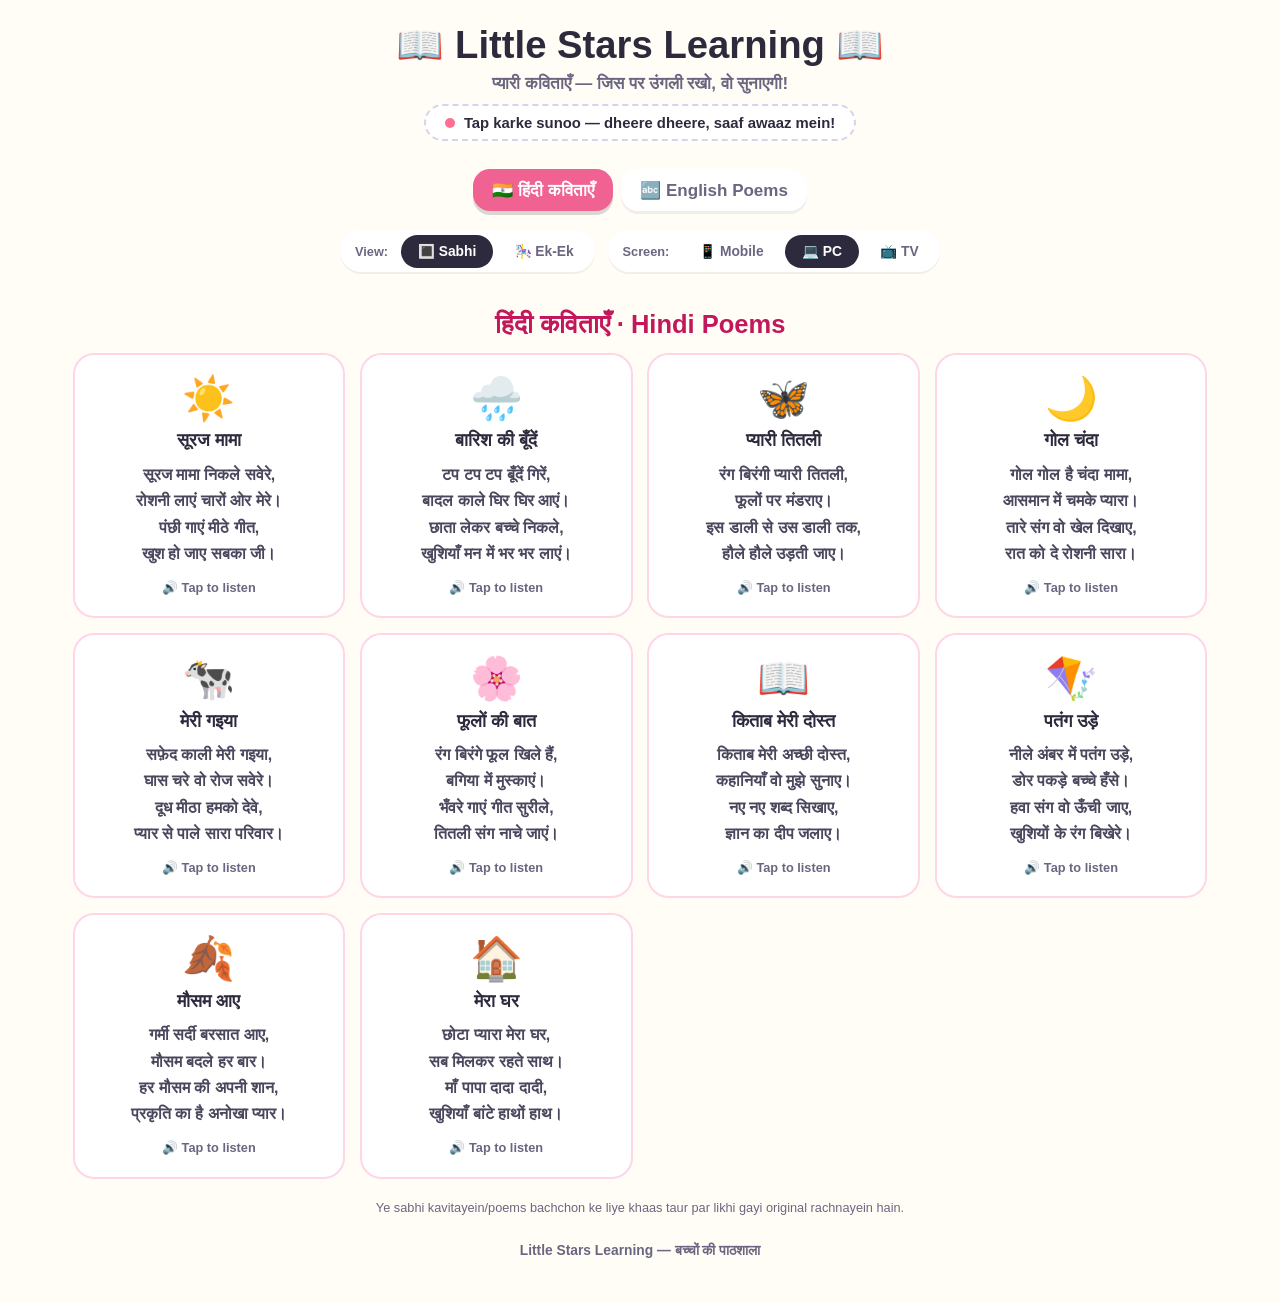
<file: assets/chart5.html>
<!DOCTYPE html>
<html lang="hi">
<head>
<meta charset="UTF-8">
<meta name="viewport" content="width=device-width, initial-scale=1.0">
<title>Little Stars Learning — Kavitayein Chart</title>
<style>
  :root{
    --cream:#FFFDF6;
    --ink:#2E2A3D;
    --muted:#6b6680;
    --hindi:#c2185b;   --hindi-grad1:#FFE1EC; --hindi-grad2:#F06292;
    --english:#1565c0; --english-grad1:#BBDEFB; --english-grad2:#64B5F6;
  }
  html{ font-size:16px; }
  html.view-mobile{ font-size:15px; }
  html.view-pc{ font-size:17px; }
  html.view-tv{ font-size:26px; }
  *{box-sizing:border-box;}
  html,body{margin:0;padding:0;}
  body{
    background:var(--cream);
    font-family:'Baloo 2','Nunito','Segoe UI',Arial,sans-serif;
    color:var(--ink);
    -webkit-tap-highlight-color:transparent;
    padding-bottom:2.5rem;
  }
  header{ text-align:center; padding:1.375rem 1rem 0.625rem; }
  header h1{ margin:0; font-size:clamp(1.375rem,5vw,2.25rem); font-weight:800; }
  header p{ margin:0.375rem 0 0; color:var(--muted); font-weight:700; font-size:clamp(0.8125rem,3vw,1rem); }
  .hint{
    display:inline-flex; align-items:center; gap:0.5rem;
    background:#fff; border:2px dashed #d8d3ea; border-radius:999px;
    padding:0.5rem 1.125rem; margin-top:0.625rem; font-weight:700; font-size:0.875rem; color:var(--ink);
  }
  .hint .dot{ width:0.625rem;height:0.625rem;border-radius:50%; background:#FF6F91; animation:pulse 1.4s ease-in-out infinite; }
  @keyframes pulse{ 0%,100%{transform:scale(1);opacity:1;} 50%{transform:scale(1.6);opacity:.4;} }

  nav.tabs{
    display:flex; justify-content:center; flex-wrap:wrap; gap:0.5rem;
    padding:1rem 0.75rem 0.25rem; position:sticky; top:0; background:var(--cream); z-index:20;
  }
  nav.tabs button{
    border:none; cursor:pointer; font-family:inherit; font-weight:800;
    font-size:clamp(0.8125rem,2.6vw,1rem); padding:0.625rem 1.125rem; border-radius:1rem;
    background:#fff; color:var(--muted); box-shadow:0 3px 0 rgba(0,0,0,.06);
    display:flex;align-items:center;gap:0.375rem;
  }
  nav.tabs button.active{ color:#fff; box-shadow:0 4px 0 rgba(0,0,0,.15); }
  nav.tabs button[data-tab="hindi"].active{ background:var(--hindi-grad2); }
  nav.tabs button[data-tab="english"].active{ background:var(--english-grad2); }

  .toolbar{ display:flex; justify-content:center; flex-wrap:wrap; gap:0.75rem; margin:0.875rem auto 0.25rem; }
  .segmented{ display:flex; align-items:center; gap:0.25rem; background:#fff; border-radius:999px; padding:0.25rem; box-shadow:0 2px 0 rgba(0,0,0,.06); }
  .segmented .seg-label{ font-weight:800; font-size:0.75rem; color:var(--muted); padding:0 0.5rem 0 0.625rem; }
  .segmented button{ border:none; background:transparent; cursor:pointer; font-family:inherit; font-weight:800; font-size:0.8125rem; padding:0.5rem 1rem; border-radius:999px; color:var(--muted); }
  .segmented button.active{ background:var(--ink); color:#fff; }

  main{ max-width:68.75rem; margin:0 auto; padding:0.875rem 1rem 0.5rem; }
  section.panel{ display:none; }
  section.panel.active{ display:block; animation:fadein .25s ease; }
  @keyframes fadein{ from{opacity:0; transform:translateY(6px);} to{opacity:1; transform:translateY(0);} }

  .section-title{ text-align:center; font-weight:800; font-size:clamp(1.125rem,3.6vw,1.5rem); margin:1.125rem 0 0.75rem; }
  .hindi .section-title{ color:var(--hindi); }
  .english .section-title{ color:var(--english); }

  .grid{ display:grid; gap:0.875rem; grid-template-columns:repeat(auto-fill,minmax(13.75rem,1fr)); }

  .poem-card{
    background:#fff; border-radius:1.25rem; border:2px solid #eee; padding:1.125rem 1rem 1.25rem;
    text-align:center; cursor:pointer; user-select:none; position:relative;
    transition:transform .12s ease;
  }
  .poem-card:active{ transform:scale(.96); }
  .poem-card.speaking{ box-shadow:0 0 0 4px currentColor, 0 0 22px 6px currentColor; }
  .poem-card.hindi-card{ color:var(--hindi); border-color:#ffd6e6; }
  .poem-card.english-card{ color:var(--english); border-color:#c9e2ff; }
  .poem-card .emoji{ font-size:2.5rem; }
  .poem-card .title{ font-size:1.0625rem; font-weight:800; color:var(--ink); margin:0.375rem 0 0.625rem; }
  .poem-card .body{ font-size:0.9375rem; line-height:1.65; font-weight:600; color:#4a465c; white-space:pre-line; text-align:center; }
  .poem-card .replay-tag{ margin-top:0.75rem; font-size:0.75rem; font-weight:800; color:var(--muted); }

  /* ---------- SINGLE / FLASHCARD VIEW ---------- */
  .single-wrap{ display:none; padding:0.625rem 0 1.125rem; }
  .single-nav-row{ display:flex; align-items:center; justify-content:center; gap:0.625rem; max-width:34.375rem; margin:0 auto; }
  .nav-btn{ flex:0 0 auto; width:3.25rem; height:3.25rem; border-radius:50%; border:none; background:#fff; box-shadow:0 4px 0 rgba(0,0,0,.1); font-size:1.375rem; cursor:pointer; display:flex; align-items:center; justify-content:center; color:var(--ink); }
  .nav-btn:disabled{ opacity:.3; cursor:default; }

  .single-shell{
    flex:1 1 auto; max-width:24.375rem; min-height:20rem; border-radius:2rem; padding:1.75rem 1.375rem 1.5rem;
    text-align:center; position:relative; cursor:pointer; user-select:none;
    box-shadow:0 10px 0 rgba(0,0,0,.08);
    display:flex; flex-direction:column; align-items:center; justify-content:center; gap:0.5rem;
  }
  .single-shell.pulse{ animation:shellpulse 0.6s ease infinite alternate; }
  @keyframes shellpulse{ from{ box-shadow:0 10px 0 rgba(0,0,0,.08); } to{ box-shadow:0 10px 0 rgba(0,0,0,.08), 0 0 0 8px rgba(255,255,255,.55); } }
  .single-shell.theme-hindi{ background:linear-gradient(160deg,var(--hindi-grad1),var(--hindi-grad2)); }
  .single-shell.theme-english{ background:linear-gradient(160deg,var(--english-grad1),var(--english-grad2)); }

  .single-emoji{ font-size:3.75rem; line-height:1; }
  .single-title{ font-size:1.25rem; font-weight:800; color:#fff; text-shadow:0 2px 0 rgba(0,0,0,.12); }
  .single-body{ font-size:1.0625rem; font-weight:700; color:#2b2140; background:rgba(255,255,255,.65); padding:0.75rem 1rem; border-radius:1rem; white-space:pre-line; line-height:1.7; }
  .single-replay{ margin-top:0.375rem; border:none; background:rgba(255,255,255,.8); border-radius:999px; font-weight:800; font-size:0.8125rem; padding:0.5rem 1.125rem; cursor:pointer; color:var(--ink); display:flex; align-items:center; gap:0.375rem; }
  .single-progress{ text-align:center; margin-top:0.875rem; font-weight:800; color:var(--muted); font-size:0.875rem; }
  .single-progress .bar{ width:13.75rem; height:0.5rem; background:#eee; border-radius:99px; margin:0.375rem auto 0; overflow:hidden; }
  .single-progress .bar-fill{ height:100%; background:var(--ink); border-radius:99px; }

  footer{ text-align:center; color:var(--muted); font-weight:700; font-size:0.8125rem; margin-top:1.625rem; }
  .note{ max-width:40rem; margin:0.75rem auto 0; text-align:center; font-size:0.75rem; color:var(--muted); }

  @media (min-width:1400px){ main{ max-width:78.125rem; } }
</style>
</head>
<body>

<header>
  <h1>📖 Little Stars Learning 📖</h1>
  <p>प्यारी कविताएँ — जिस पर उंगली रखो, वो सुनाएगी!</p>
  <div class="hint"><span class="dot"></span> Tap karke sunoo — dheere dheere, saaf awaaz mein!</div>
</header>

<nav class="tabs">
  <button data-tab="hindi" class="active">🇮🇳 हिंदी कविताएँ</button>
  <button data-tab="english">🔤 English Poems</button>
</nav>

<div class="toolbar">
  <div class="segmented" id="mode-toggle">
    <span class="seg-label">View:</span>
    <button data-mode="grid" class="active">🔳 Sabhi</button>
    <button data-mode="single">🎠 Ek-Ek</button>
  </div>
  <div class="segmented" id="screen-toggle">
    <span class="seg-label">Screen:</span>
    <button data-screen="mobile">📱 Mobile</button>
    <button data-screen="pc">💻 PC</button>
    <button data-screen="tv">📺 TV</button>
  </div>
</div>

<main>

  <section class="panel hindi active" id="panel-hindi">
    <div class="section-title">हिंदी कविताएँ · Hindi Poems</div>
    <div class="grid-wrap">
      <div class="grid" id="grid-hindi"></div>
    </div>
    <div class="single-wrap" id="single-hindi-wrap">
      <div class="single-nav-row">
        <button class="nav-btn" data-prev="hindi">◀</button>
        <div class="single-shell" id="single-hindi"></div>
        <button class="nav-btn" data-next="hindi">▶</button>
      </div>
      <div class="single-progress" id="progress-hindi"></div>
    </div>
  </section>

  <section class="panel english" id="panel-english">
    <div class="section-title">English Poems · अंग्रेज़ी कविताएँ</div>
    <div class="grid-wrap">
      <div class="grid" id="grid-english"></div>
    </div>
    <div class="single-wrap" id="single-english-wrap">
      <div class="single-nav-row">
        <button class="nav-btn" data-prev="english">◀</button>
        <div class="single-shell" id="single-english"></div>
        <button class="nav-btn" data-next="english">▶</button>
      </div>
      <div class="single-progress" id="progress-english"></div>
    </div>
  </section>

</main>

<p class="note">Ye sabhi kavitayein/poems bachchon ke liye khaas taur par likhi gayi original rachnayein hain.</p>
<footer>Little Stars Learning — बच्चों की पाठशाला</footer>

<script>
/* ================= SPEECH ENGINE (same as chart.html) ================= */
let voices = [];
function loadVoices(){ voices = window.speechSynthesis ? window.speechSynthesis.getVoices() : []; }
if ('speechSynthesis' in window){
  loadVoices();
  window.speechSynthesis.onvoiceschanged = loadVoices;
}
function pickVoice(lang){
  if(!voices.length) return null;
  let exact = voices.find(v => v.lang && v.lang.toLowerCase() === lang.toLowerCase());
  if(exact) return exact;
  let starts = voices.find(v => v.lang && v.lang.toLowerCase().startsWith(lang.slice(0,2)));
  return starts || null;
}
function speakOne(text, lang, rate, pitch){
  return new Promise((resolve) => {
    if(!('speechSynthesis' in window)){ resolve(); return; }
    const u = new SpeechSynthesisUtterance(text);
    u.lang = lang;
    const v = pickVoice(lang);
    if(v) u.voice = v;
    u.rate = rate;
    u.pitch = pitch;
    u.onend = resolve;
    u.onerror = resolve;
    window.speechSynthesis.speak(u);
  });
}
function pause(ms){ return new Promise(r => setTimeout(r, ms)); }
async function speakSequence(items){
  if('speechSynthesis' in window) window.speechSynthesis.cancel();
  for(let i=0;i<items.length;i++){
    await speakOne(items[i].text, items[i].lang, items[i].rate, items[i].pitch);
    if(i < items.length-1) await pause(320);
  }
}
/* Splits a poem's lines into a speak-sequence for one language */
function poemLines(body, lang, rate, pitch){
  return body.split('\n').map(l => l.trim()).filter(Boolean)
    .map(line => ({ text: line, lang, rate, pitch }));
}
const HI_RATE = 0.74, HI_PITCH = 1.05;
const EN_RATE = 0.68, EN_PITCH = 1.05;

function animateCard(card){
  document.querySelectorAll('.poem-card.speaking').forEach(c => c.classList.remove('speaking'));
  card.classList.add('speaking');
  clearTimeout(card._t);
  card._t = setTimeout(() => card.classList.remove('speaking'), 6000);
}
function makeCard(className, title, emoji, bodyText, onTap){
  const card = document.createElement('div');
  card.className = 'poem-card ' + className;
  card.innerHTML = `<div class="emoji">${emoji}</div>
                     <div class="title">${title}</div>
                     <div class="body">${bodyText}</div>
                     <div class="replay-tag">🔊 Tap to listen</div>`;
  card.addEventListener('click', () => { animateCard(card); onTap(); });
  return card;
}

/* ================= DATA — ORIGINAL POEMS ================= */
const hindiPoems = [
  {title:'सूरज मामा', emoji:'☀️', body:'सूरज मामा निकले सवेरे,\nरोशनी लाएं चारों ओर मेरे।\nपंछी गाएं मीठे गीत,\nखुश हो जाए सबका जी।'},
  {title:'बारिश की बूँदें', emoji:'🌧️', body:'टप टप टप बूँदें गिरें,\nबादल काले घिर घिर आएं।\nछाता लेकर बच्चे निकले,\nखुशियाँ मन में भर भर लाएं।'},
  {title:'प्यारी तितली', emoji:'🦋', body:'रंग बिरंगी प्यारी तितली,\nफूलों पर मंडराए।\nइस डाली से उस डाली तक,\nहौले हौले उड़ती जाए।'},
  {title:'गोल चंदा', emoji:'🌙', body:'गोल गोल है चंदा मामा,\nआसमान में चमके प्यारा।\nतारे संग वो खेल दिखाए,\nरात को दे रोशनी सारा।'},
  {title:'मेरी गइया', emoji:'🐄', body:'सफ़ेद काली मेरी गइया,\nघास चरे वो रोज सवेरे।\nदूध मीठा हमको देवे,\nप्यार से पाले सारा परिवार।'},
  {title:'फूलों की बात', emoji:'🌸', body:'रंग बिरंगे फूल खिले हैं,\nबगिया में मुस्काएं।\nभँवरे गाएं गीत सुरीले,\nतितली संग नाचे जाएं।'},
  {title:'किताब मेरी दोस्त', emoji:'📖', body:'किताब मेरी अच्छी दोस्त,\nकहानियाँ वो मुझे सुनाए।\nनए नए शब्द सिखाए,\nज्ञान का दीप जलाए।'},
  {title:'पतंग उड़े', emoji:'🪁', body:'नीले अंबर में पतंग उड़े,\nडोर पकड़े बच्चे हँसे।\nहवा संग वो ऊँची जाए,\nखुशियों के रंग बिखेरे।'},
  {title:'मौसम आए', emoji:'🍂', body:'गर्मी सर्दी बरसात आए,\nमौसम बदले हर बार।\nहर मौसम की अपनी शान,\nप्रकृति का है अनोखा प्यार।'},
  {title:'मेरा घर', emoji:'🏠', body:'छोटा प्यारा मेरा घर,\nसब मिलकर रहते साथ।\nमाँ पापा दादा दादी,\nखुशियाँ बांटे हाथों हाथ।'},
];

const englishPoems = [
  {title:'Sunshine Song', emoji:'☀️', body:'Sun says hello up in the sky,\nWaking birds that swoop and fly.\nGolden light on morning dew,\nGood morning, sun, we love you!'},
  {title:'Little Raindrop', emoji:'🌧️', body:'Pitter patter, raindrops fall,\nDancing softly on us all.\nPuddles form for jumping fun,\nRainbow comes when we are done.'},
  {title:'Rainbow Colours', emoji:'🌈', body:'Red and orange, yellow bright,\nGreen and blue, a lovely sight.\nPurple too, up in the sky,\nSeven colours, way up high.'},
  {title:'My Little Kitten', emoji:'🐱', body:'Soft and fluffy, small and sweet,\nKitty walks on gentle feet.\nPurring softly on my lap,\nTime to have a cozy nap.'},
  {title:'Twinkling Stars', emoji:'⭐', body:'Stars are twinkling way up high,\nShining bright across the sky.\nLittle lights so far away,\nGuiding travelers on their way.'},
  {title:'Busy Bee', emoji:'🐝', body:'Buzzing bee from flower to flower,\nWorking hard for many an hour.\nMaking honey sweet and gold,\nA tiny story often told.'},
  {title:'Happy Butterfly', emoji:'🦋', body:'Flutter, flutter, butterfly,\nDancing softly, way up high.\nWings of colours, red and blue,\nFlying gardens, morning dew.'},
  {title:'My School Bag', emoji:'🎒', body:'Books and pencils, colors too,\nPacked inside my bag so blue.\nOff to school with joy each day,\nLearning, laughing, time to play.'},
  {title:'The Moon at Night', emoji:'🌙', body:'Silver moon up in the sky,\nWatching stars go floating by.\nGentle light on rooftops white,\nSweet dreams come with soft moonlight.'},
  {title:'Growing Flower', emoji:'🌻', body:'Tiny seed beneath the ground,\nRain and sunshine all around.\nSlowly, slowly, watch it grow,\nPretty flower, in a row.'},
];

/* ================= GRID RENDER ================= */
function renderGrid(containerId, data, cellClass, lang, rate, pitch){
  const container = document.getElementById(containerId);
  data.forEach(({title, emoji, body}) => {
    const card = makeCard(cellClass, title, emoji, body,
      () => speakSequence(poemLines(body, lang, rate, pitch))
    );
    container.appendChild(card);
  });
}
renderGrid('grid-hindi', hindiPoems, 'hindi-card', 'hi-IN', HI_RATE, HI_PITCH);
renderGrid('grid-english', englishPoems, 'english-card', 'en-IN', EN_RATE, EN_PITCH);

/* ================= SINGLE / FLASHCARD VIEW ================= */
const singleState = {
  hindi:   { data: hindiPoems,   index: 0, lang:'hi-IN', rate:HI_RATE, pitch:HI_PITCH },
  english: { data: englishPoems, index: 0, lang:'en-IN', rate:EN_RATE, pitch:EN_PITCH },
};

function renderSingle(tab, autoSpeak){
  const state = singleState[tab];
  const item = state.data[state.index];
  const shell = document.getElementById('single-' + tab);
  const progress = document.getElementById('progress-' + tab);

  shell.className = 'single-shell theme-' + tab;
  shell.innerHTML = `<div class="single-emoji">${item.emoji}</div>
                      <div class="single-title">${item.title}</div>
                      <div class="single-body">${item.body}</div>
                      <button class="single-replay">🔊 Dobara Suno</button>`;
  shell.onclick = () => doSpeak();
  shell.querySelector('.single-replay').onclick = (e) => { e.stopPropagation(); doSpeak(); };

  function doSpeak(){
    shell.classList.add('pulse');
    speakSequence(poemLines(item.body, state.lang, state.rate, state.pitch))
      .then(() => shell.classList.remove('pulse'));
  }

  const pct = Math.round(((state.index+1) / state.data.length) * 100);
  progress.innerHTML = `${state.index+1} / ${state.data.length}
    <div class="bar"><div class="bar-fill" style="width:${pct}%"></div></div>`;

  document.querySelector(`[data-prev="${tab}"]`).disabled = state.index === 0;
  document.querySelector(`[data-next="${tab}"]`).disabled = state.index === state.data.length - 1;

  if(autoSpeak) doSpeak();
}

document.querySelectorAll('[data-prev]').forEach(btn => {
  btn.addEventListener('click', () => {
    const tab = btn.dataset.prev;
    const state = singleState[tab];
    if(state.index > 0){ state.index--; renderSingle(tab, true); }
  });
});
document.querySelectorAll('[data-next]').forEach(btn => {
  btn.addEventListener('click', () => {
    const tab = btn.dataset.next;
    const state = singleState[tab];
    if(state.index < state.data.length - 1){ state.index++; renderSingle(tab, true); }
  });
});

document.addEventListener('keydown', (e) => {
  if(viewMode !== 'single') return;
  const tab = currentTab;
  if(e.key === 'ArrowRight') document.querySelector(`[data-next="${tab}"]`).click();
  if(e.key === 'ArrowLeft') document.querySelector(`[data-prev="${tab}"]`).click();
});

['hindi','english'].forEach(tab => {
  const shell = document.getElementById('single-' + tab);
  let startX = null;
  shell.addEventListener('touchstart', (e) => { startX = e.touches[0].clientX; }, {passive:true});
  shell.addEventListener('touchend', (e) => {
    if(startX === null) return;
    const dx = e.changedTouches[0].clientX - startX;
    if(Math.abs(dx) > 45){
      const btn = dx < 0 ? document.querySelector(`[data-next="${tab}"]`) : document.querySelector(`[data-prev="${tab}"]`);
      if(btn && !btn.disabled) btn.click();
    }
    startX = null;
  });
});

Object.keys(singleState).forEach(tab => renderSingle(tab, false));

/* ================= TAB + MODE + SCREEN SWITCHING ================= */
let currentTab = 'hindi';
let viewMode = 'grid';

document.querySelectorAll('nav.tabs button').forEach(btn => {
  btn.addEventListener('click', () => {
    document.querySelectorAll('nav.tabs button').forEach(b => b.classList.remove('active'));
    document.querySelectorAll('section.panel').forEach(p => p.classList.remove('active'));
    btn.classList.add('active');
    currentTab = btn.dataset.tab;
    document.getElementById('panel-' + currentTab).classList.add('active');
    if('speechSynthesis' in window) window.speechSynthesis.cancel();
  });
});

document.getElementById('mode-toggle').querySelectorAll('button[data-mode]').forEach(btn => {
  btn.addEventListener('click', () => {
    document.getElementById('mode-toggle').querySelectorAll('button[data-mode]').forEach(b => b.classList.remove('active'));
    btn.classList.add('active');
    viewMode = btn.dataset.mode;
    document.querySelectorAll('.grid-wrap').forEach(el => el.style.display = viewMode === 'grid' ? '' : 'none');
    document.querySelectorAll('.single-wrap').forEach(el => el.style.display = viewMode === 'single' ? 'block' : 'none');
    if('speechSynthesis' in window) window.speechSynthesis.cancel();
  });
});

function setScreenMode(mode){
  document.documentElement.classList.remove('view-mobile','view-pc','view-tv');
  document.documentElement.classList.add('view-' + mode);
  document.getElementById('screen-toggle').querySelectorAll('button[data-screen]').forEach(b => {
    b.classList.toggle('active', b.dataset.screen === mode);
  });
}
document.getElementById('screen-toggle').querySelectorAll('button[data-screen]').forEach(btn => {
  btn.addEventListener('click', () => setScreenMode(btn.dataset.screen));
});
setScreenMode(window.innerWidth < 700 ? 'mobile' : 'pc');
</script>
</body>
</html>
</file>
<file: style.css>
@import url('https://fonts.googleapis.com/css2?family=Baloo+2:wght@500;700;800&family=Nunito:wght@400;600;700;800&display=swap');

:root{
  --bg: #FFFDF6;
  --ink: #2E2A3D;
  --ink-soft: #6b6680;
  --card-radius: 26px;
  --pg: #FF6F91;    --pg-soft:#FFE3EA;
  --nu: #4FC3F7;    --nu-soft:#E1F5FE;
  --lk: #FFB74D;    --lk-soft:#FFF3E0;
  --uk: #81C784;    --uk-soft:#E8F5E9;
  --shadow: 0 10px 24px rgba(46,42,61,0.10);
}

*{ box-sizing: border-box; }
html{ -webkit-text-size-adjust: 100%; }

body{
  margin:0;
  min-height:100dvh;
  background: var(--bg);
  color: var(--ink);
  font-family:'Nunito', sans-serif;
  font-size: clamp(15px, 1.4vw, 18px);
  line-height:1.5;
  overflow-x:hidden;
}

h1,h2,h3, .display{
  font-family:'Baloo 2', cursive;
  margin:0;
  line-height:1.15;
}

img, svg{ display:block; max-width:100%; }
a{ color:inherit; text-decoration:none; }
button{ font-family:inherit; cursor:pointer; }

/* ---------- background dots decoration ---------- */
.confetti-bg{
  position:fixed; inset:0; z-index:-1; overflow:hidden; pointer-events:none;
}
.confetti-bg span{
  position:absolute; border-radius:50%; opacity:.35;
}

/* ---------- layout shells ---------- */
.wrap{
  max-width: 1100px;
  margin: 0 auto;
  padding: clamp(16px, 4vw, 40px) clamp(16px, 5vw, 40px) 60px;
}

/* ---------- top header (shared) ---------- */
.site-header{
  display:flex;
  align-items:center;
  justify-content:space-between;
  gap:14px;
  padding: 18px clamp(16px,5vw,40px);
  flex-wrap:wrap;
}
.brand{
  display:flex; align-items:center; gap:12px;
}
.brand .badge{
  width:48px; height:48px; border-radius:16px;
  display:flex; align-items:center; justify-content:center;
  font-size:26px;
  background: linear-gradient(145deg,#FFE066,#FF9F68);
  box-shadow: var(--shadow);
  flex-shrink:0;
}
.brand-text .kicker{
  font-size:.78rem; font-weight:700; color: var(--ink-soft); letter-spacing:.02em;
}
.brand-text h1{
  font-size: clamp(1.15rem, 2.4vw, 1.5rem);
  font-weight:800;
}

/* ---------- HOME / INDEX ---------- */
.hero{
  text-align:center;
  padding: clamp(20px,5vw,44px) 10px 10px;
}
.hero .display{
  font-size: clamp(2rem, 5.4vw, 3.4rem);
  font-weight:800;
  color:#2E2A3D;
}
.hero .display .swirl{
  background: linear-gradient(90deg,#FF6F91,#FFB74D,#81C784,#4FC3F7);
  -webkit-background-clip:text;
  background-clip:text;
  color:transparent;
}
.hero p{
  margin-top:12px;
  color: var(--ink-soft);
  font-weight:600;
  font-size: clamp(.95rem, 1.6vw, 1.15rem);
}

.level-grid{
  margin-top: clamp(28px,5vw,48px);
  display:grid;
  grid-template-columns: repeat(2, 1fr);
  gap: clamp(16px, 3vw, 28px);
}
@media (max-width: 640px){
  .level-grid{ grid-template-columns: 1fr; }
}

.level-card{
  position:relative;
  border-radius: var(--card-radius);
  padding: clamp(22px, 3.5vw, 32px);
  min-height: 180px;
  display:flex;
  flex-direction:column;
  justify-content:flex-end;
  gap:6px;
  overflow:hidden;
  box-shadow: var(--shadow);
  border: 3px solid rgba(255,255,255,.6);
  transition: transform .18s ease, box-shadow .18s ease;
}
.level-card:hover, .level-card:focus-visible{
  transform: translateY(-6px) rotate(-0.4deg);
  box-shadow: 0 18px 30px rgba(46,42,61,0.16);
}
.level-card .big-emoji{
  position:absolute;
  top: 14px; right: 14px;
  font-size: clamp(48px, 8vw, 72px);
  opacity:.9;
  transform: rotate(8deg);
}
.level-card h2{
  font-size: clamp(1.4rem, 2.6vw, 1.9rem);
  color:#fff;
}
.level-card p{
  color: rgba(255,255,255,.92);
  font-weight:700;
  font-size: .95rem;
  margin:0;
}
.level-card .go{
  margin-top:10px;
  display:inline-flex; align-items:center; gap:6px;
  background: rgba(255,255,255,.85);
  color:#2E2A3D;
  font-weight:800;
  font-size:.85rem;
  padding:8px 14px;
  border-radius:999px;
  width:fit-content;
}

.pg{ background: linear-gradient(150deg,#FF6F91,#FF9F68); }
.nu{ background: linear-gradient(150deg,#4FC3F7,#4FA0F7); }
.lk{ background: linear-gradient(150deg,#FFB74D,#FF8A5C); }
.uk{ background: linear-gradient(150deg,#81C784,#4FBFA4); }

/* ---------- printable charts (home page) ---------- */
.chart-grid{
  display:grid;
  grid-template-columns: repeat(auto-fit, minmax(200px,1fr));
  gap:16px;
}
.chart-card{
  background:#fff;
  border-radius:22px;
  padding:18px;
  box-shadow: var(--shadow);
  border: 2px solid transparent;
  display:flex; flex-direction:column; gap:6px;
  transition: transform .15s ease, border-color .15s ease;
}
.chart-card:hover{ transform: translateY(-4px); border-color:#BA68C8; }
.chart-card .chart-emoji{ font-size:2.2rem; }
.chart-card h3{ font-size:1.02rem; font-weight:800; }
.chart-card p{ margin:0; color: var(--ink-soft); font-size:.88rem; font-weight:600; }

/* ---------- LEVEL PAGES ---------- */
.level-hero{
  border-radius: 30px;
  padding: clamp(26px,5vw,44px);
  color:#fff;
  position:relative;
  overflow:hidden;
  box-shadow: var(--shadow);
}
.level-hero .back{
  display:inline-flex; align-items:center; gap:6px;
  background: rgba(255,255,255,.25);
  padding:7px 14px; border-radius:999px;
  font-weight:800; font-size:.85rem;
  margin-bottom:16px;
}
.level-hero .back:hover{ background: rgba(255,255,255,.4); }
.level-hero h1{
  font-size: clamp(1.8rem, 4.4vw, 2.6rem);
}
.level-hero p{
  margin-top:8px;
  font-weight:700;
  opacity:.95;
}
.level-hero .float-emoji{
  position:absolute;
  font-size: clamp(70px, 12vw, 130px);
  right: clamp(-10px, 2vw, 20px);
  bottom: -18px;
  opacity:.25;
}

.selector-bar{
  display:flex;
  gap:10px;
  flex-wrap:wrap;
  margin: 26px 0 6px;
}
.selector-bar a{
  padding:9px 16px;
  border-radius:999px;
  font-weight:800;
  font-size:.85rem;
  border:2px solid transparent;
  background:#fff;
  box-shadow: var(--shadow);
}
.selector-bar a.active{
  color:#fff;
}
.selector-bar a.pg.active{ background:var(--pg); }
.selector-bar a.nu.active{ background:var(--nu); }
.selector-bar a.lk.active{ background:var(--lk); }
.selector-bar a.uk.active{ background:var(--uk); }

/* ---------- month tabs (year-long course) ---------- */
.month-picker-title{ margin-top: 26px; }
.month-tabs{
  display:flex;
  gap:10px;
  overflow-x:auto;
  padding: 4px 4px 14px;
  margin-bottom: 6px;
  scrollbar-width: thin;
}
.month-tabs::-webkit-scrollbar{ height:6px; }
.month-tabs::-webkit-scrollbar-thumb{ background: rgba(46,42,61,0.15); border-radius:999px; }
.month-tab{
  flex: 0 0 auto;
  display:flex; align-items:center; gap:8px;
  background:#fff;
  border:2px solid transparent;
  border-radius:999px;
  padding:9px 16px 9px 8px;
  font-family:'Nunito', sans-serif;
  font-weight:800;
  font-size:.85rem;
  color: var(--ink);
  box-shadow: var(--shadow);
  white-space:nowrap;
  transition: transform .15s ease, border-color .15s ease, background .15s ease;
}
.month-tab:hover{ transform: translateY(-2px); }
.month-tab .month-num{
  display:flex; align-items:center; justify-content:center;
  width:26px; height:26px; border-radius:50%;
  background: var(--current, #4FC3F7);
  color:#fff;
  font-size:.78rem;
  flex-shrink:0;
}
.month-tab.active{
  border-color: var(--current, #4FC3F7);
  background: var(--current, #4FC3F7);
  color:#fff;
}
.month-tab.active .month-num{ background: rgba(255,255,255,.35); }
.month-tab.month-done:not(.active){ border-color:#81C784; }
.month-tab .month-check{ font-size:.85rem; }

.section-title{
  display:flex; align-items:center; gap:10px;
  margin: 34px 0 16px;
}
.section-title .dot{
  width:14px; height:14px; border-radius:50%;
}
.section-title h2{
  font-size: clamp(1.25rem, 2.4vw, 1.6rem);
}
.section-title .count{
  margin-left:auto;
  font-size:.8rem;
  font-weight:700;
  color: var(--ink-soft);
  background:#fff;
  padding:4px 10px;
  border-radius:999px;
  box-shadow: var(--shadow);
}

.card-grid{
  display:grid;
  grid-template-columns: repeat(auto-fit, minmax(230px,1fr));
  gap:16px;
}

.topic-card{
  position:relative;
  background:#fff;
  border-radius:24px;
  padding:20px 20px 18px;
  box-shadow: var(--shadow);
  border: 2px solid transparent;
  display:flex; flex-direction:column; gap:9px;
  overflow:hidden;
  transition: transform .18s ease, box-shadow .18s ease;
}
.topic-card::before{
  content:"";
  position:absolute;
  top:0; left:0; right:0;
  height:6px;
  background: var(--card-accent, linear-gradient(90deg,#FF6F91,#FFB74D));
}
.topic-card::after{
  content:"";
  position:absolute;
  top:-30px; right:-30px;
  width:90px; height:90px;
  border-radius:50%;
  background: var(--card-accent-soft, rgba(255,111,145,.12));
  z-index:0;
}
.topic-card:hover{
  transform: translateY(-6px) rotate(-0.6deg);
  box-shadow: 0 16px 28px rgba(46,42,61,0.16);
}
.topic-card .emoji{
  position:relative;
  z-index:1;
  font-size:2.1rem;
  width:58px; height:58px;
  border-radius:18px;
  display:flex; align-items:center; justify-content:center;
  background: var(--card-accent, linear-gradient(145deg,#FF6F91,#FFB74D)) !important;
  box-shadow: 0 8px 16px rgba(27, 24, 36, 0.815);
}
.topic-card h3{
  position:relative; z-index:1;
  font-size:1.08rem;
  font-weight:800;
}
.topic-card p{
  position:relative; z-index:1;
  margin:0;
  color: var(--ink-soft);
  font-size:.92rem;
  font-weight:600;
}
/* rotating rang-birangi palette — cycles regardless of level color */
.topic-card:nth-child(6n+1){ --card-accent: linear-gradient(145deg,#FF6F91,#FF9F68); --card-accent-soft: rgba(255,111,145,.14); }
.topic-card:nth-child(6n+2){ --card-accent: linear-gradient(145deg,#4FC3F7,#4FA0F7); --card-accent-soft: rgba(79,195,247,.14); }
.topic-card:nth-child(6n+3){ --card-accent: linear-gradient(145deg,#FFB74D,#FF8A5C); --card-accent-soft: rgba(255,183,77,.16); }
.topic-card:nth-child(6n+4){ --card-accent: linear-gradient(145deg,#81C784,#4FBFA4); --card-accent-soft: rgba(129,199,132,.16); }
.topic-card:nth-child(6n+5){ --card-accent: linear-gradient(145deg,#BA68C8,#9575CD); --card-accent-soft: rgba(186,104,200,.14); }
.topic-card:nth-child(6n+0){ --card-accent: linear-gradient(145deg,#FFD54F,#FFB74D); --card-accent-soft: rgba(255,213,79,.18); }

/* ---------- interactive exercise cards ---------- */
#exerciseList{
  display:grid;
  grid-template-columns: repeat(auto-fit, minmax(280px,1fr));
  gap:18px;
}
.ex-card{
  background:#fff;
  border-radius:22px;
  padding:18px 18px 20px;
  box-shadow: var(--shadow);
  border: 3px solid transparent;
  transition: border-color .2s ease;
}
.ex-card.ex-done{
  border-color: #81C784;
}
.ex-head{
  display:flex; align-items:center; gap:10px; flex-wrap:wrap;
}
.ex-head .emoji{ font-size:1.5rem; }
.ex-head h3{ font-size:1.05rem; font-weight:800; }
.ex-status{
  margin-left:auto;
  font-size:.8rem;
  font-weight:800;
  color:#4a9d55;
}
.ex-instruction{
  margin:8px 0 12px;
  color: var(--ink-soft);
  font-size:.88rem;
  font-weight:600;
}
.ex-q{
  font-weight:800;
  font-size:1.05rem;
  margin: 4px 0 12px;
}
.mini-btn{
  border:none;
  border-radius:999px;
  padding:8px 16px;
  font-weight:800;
  font-size:.82rem;
  background: var(--current, #4FC3F7);
  color:#fff;
  box-shadow: var(--shadow);
}
.mini-btn:hover{ filter:brightness(1.05); }
.ex-actions{ display:flex; gap:10px; margin-top:14px; flex-wrap:wrap; }

/* quiz */
.ex-options{
  display:grid; grid-template-columns: 1fr 1fr; gap:10px;
}
.opt-btn{
  border:2px solid #eee;
  background:#fafafa;
  border-radius:14px;
  padding:12px 10px;
  font-weight:700;
  font-size:.92rem;
  text-align:center;
}
.opt-btn:hover:not(:disabled){ border-color: var(--current, #4FC3F7); }
.opt-btn.correct{ background:#E8F5E9; border-color:#4a9d55; color:#296b34; }
.opt-btn.wrong{ background:#FFEBEE; border-color:#e57373; color:#b23c3c; animation: shake .3s; }
.opt-btn:disabled{ cursor:default; }

@keyframes shake{
  0%,100%{ transform: translateX(0); }
  25%{ transform: translateX(-4px); }
  75%{ transform: translateX(4px); }
}

/* match */
.match-grid{
  display:grid; grid-template-columns: 1fr 1fr; gap:10px 16px;
}
.match-col{ display:flex; flex-direction:column; gap:8px; }
.match-item{
  border:2px solid #eee;
  background:#fafafa;
  border-radius:12px;
  padding:10px 8px;
  font-weight:700;
  font-size:.88rem;
}
.match-item.selected{ border-color: var(--current, #4FC3F7); background:#fff; }
.match-item.matched{ background:#E8F5E9; border-color:#4a9d55; color:#296b34; }
.match-item.wrong{ background:#FFEBEE; border-color:#e57373; animation: shake .3s; }

/* trace */
.trace-wrap{
  background:#fafafa;
  border-radius:16px;
  border:2px dashed #e2e2e2;
  overflow:hidden;
  display:flex; justify-content:center;
}
.trace-canvas{
  width:100%; max-width:300px; height:auto; touch-action:none; cursor:crosshair;
}

/* color */
.palette{
  display:flex; gap:8px; flex-wrap:wrap; margin-bottom:12px;
}
.swatch{
  width:30px; height:30px; border-radius:50%;
  border:3px solid transparent;
  box-shadow: var(--shadow);
}
.swatch.selected{ border-color:#2E2A3D; transform:scale(1.15); }
.color-svg-wrap{
  display:flex; justify-content:center;
  background:#fafafa;
  border-radius:16px;
  padding:10px;
}
.color-svg-wrap svg{ width:100%; max-width:220px; height:auto; }
.region{ cursor:pointer; }

/* spell */
.spell-hint{ font-size:2.2rem; text-align:center; margin-bottom:6px; }
.spell-target{
  display:flex; justify-content:center; gap:8px; margin-bottom:16px; flex-wrap:wrap;
}
.spell-target .blank{
  width:38px; height:44px;
  border-bottom:4px solid #ddd;
  display:flex; align-items:center; justify-content:center;
  font-weight:800; font-size:1.3rem;
}
.spell-target.spell-correct .blank{ border-color:#4a9d55; color:#296b34; }
.spell-target.spell-wrong .blank{ border-color:#e57373; animation: shake .3s; }
.spell-letters{
  display:flex; justify-content:center; gap:8px; flex-wrap:wrap;
}
.letter-btn{
  width:42px; height:42px;
  border-radius:12px;
  border:2px solid #eee;
  background:#fafafa;
  font-weight:800; font-size:1.1rem;
}
.letter-btn.used{ visibility:hidden; }

.progress-wrap{
  margin-top:14px;
  background:#fff;
  border-radius:999px;
  height:14px;
  box-shadow: var(--shadow);
  overflow:hidden;
}
.progress-bar{
  height:100%;
  border-radius:999px;
  transition: width .3s ease;
}

.toolbar{
  display:flex; gap:10px; flex-wrap:wrap; margin-top:18px;
}
.btn{
  border:none;
  border-radius:999px;
  padding:10px 18px;
  font-weight:800;
  font-size:.88rem;
  box-shadow: var(--shadow);
  background:#f7c6c6;
}
.btn:hover{ transform: translateY(-2px); }

footer{
  text-align:center;
  padding: 30px 16px 40px;
  color: var(--ink-soft);
  font-weight:700;
  font-size:.85rem;
}

@media print{
  .site-header, .selector-bar, .toolbar, footer, .float-emoji, .back{ display:none !important; }
  body{ background:#fff; }
}
</file>
